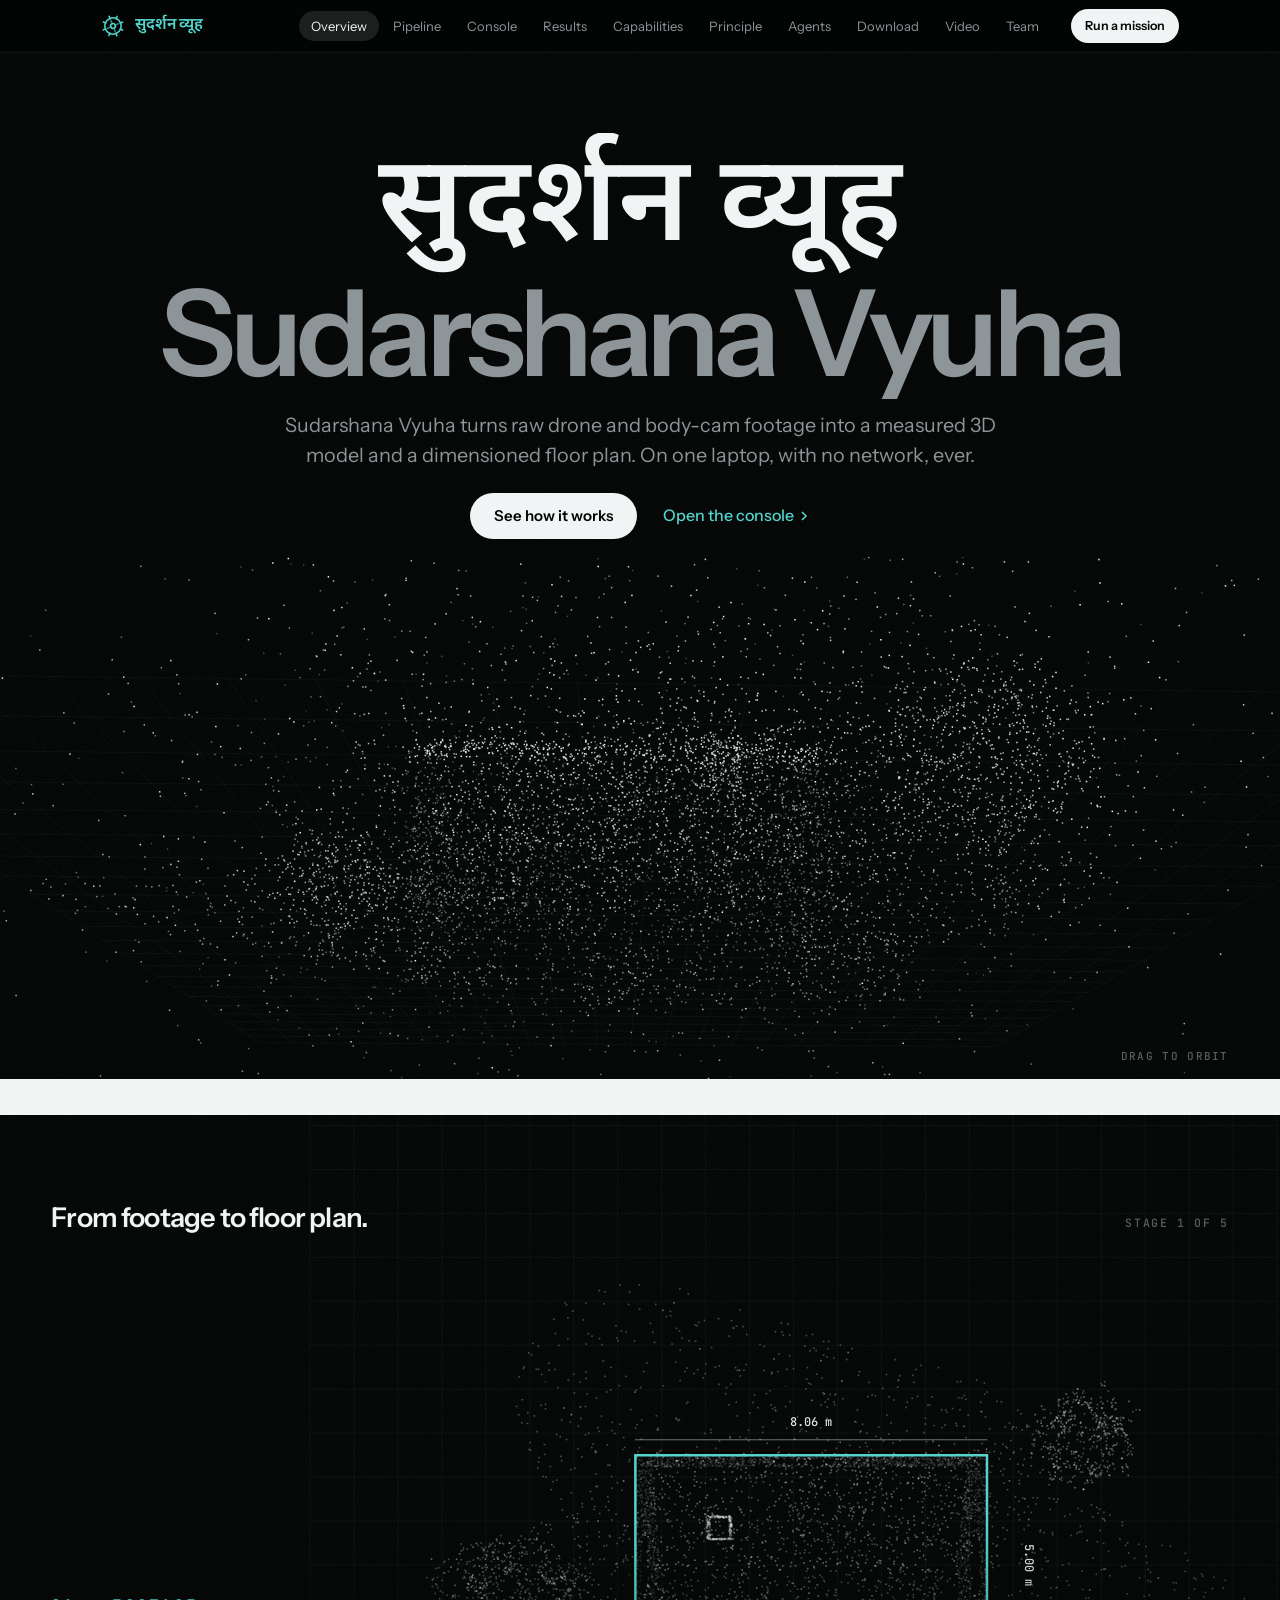
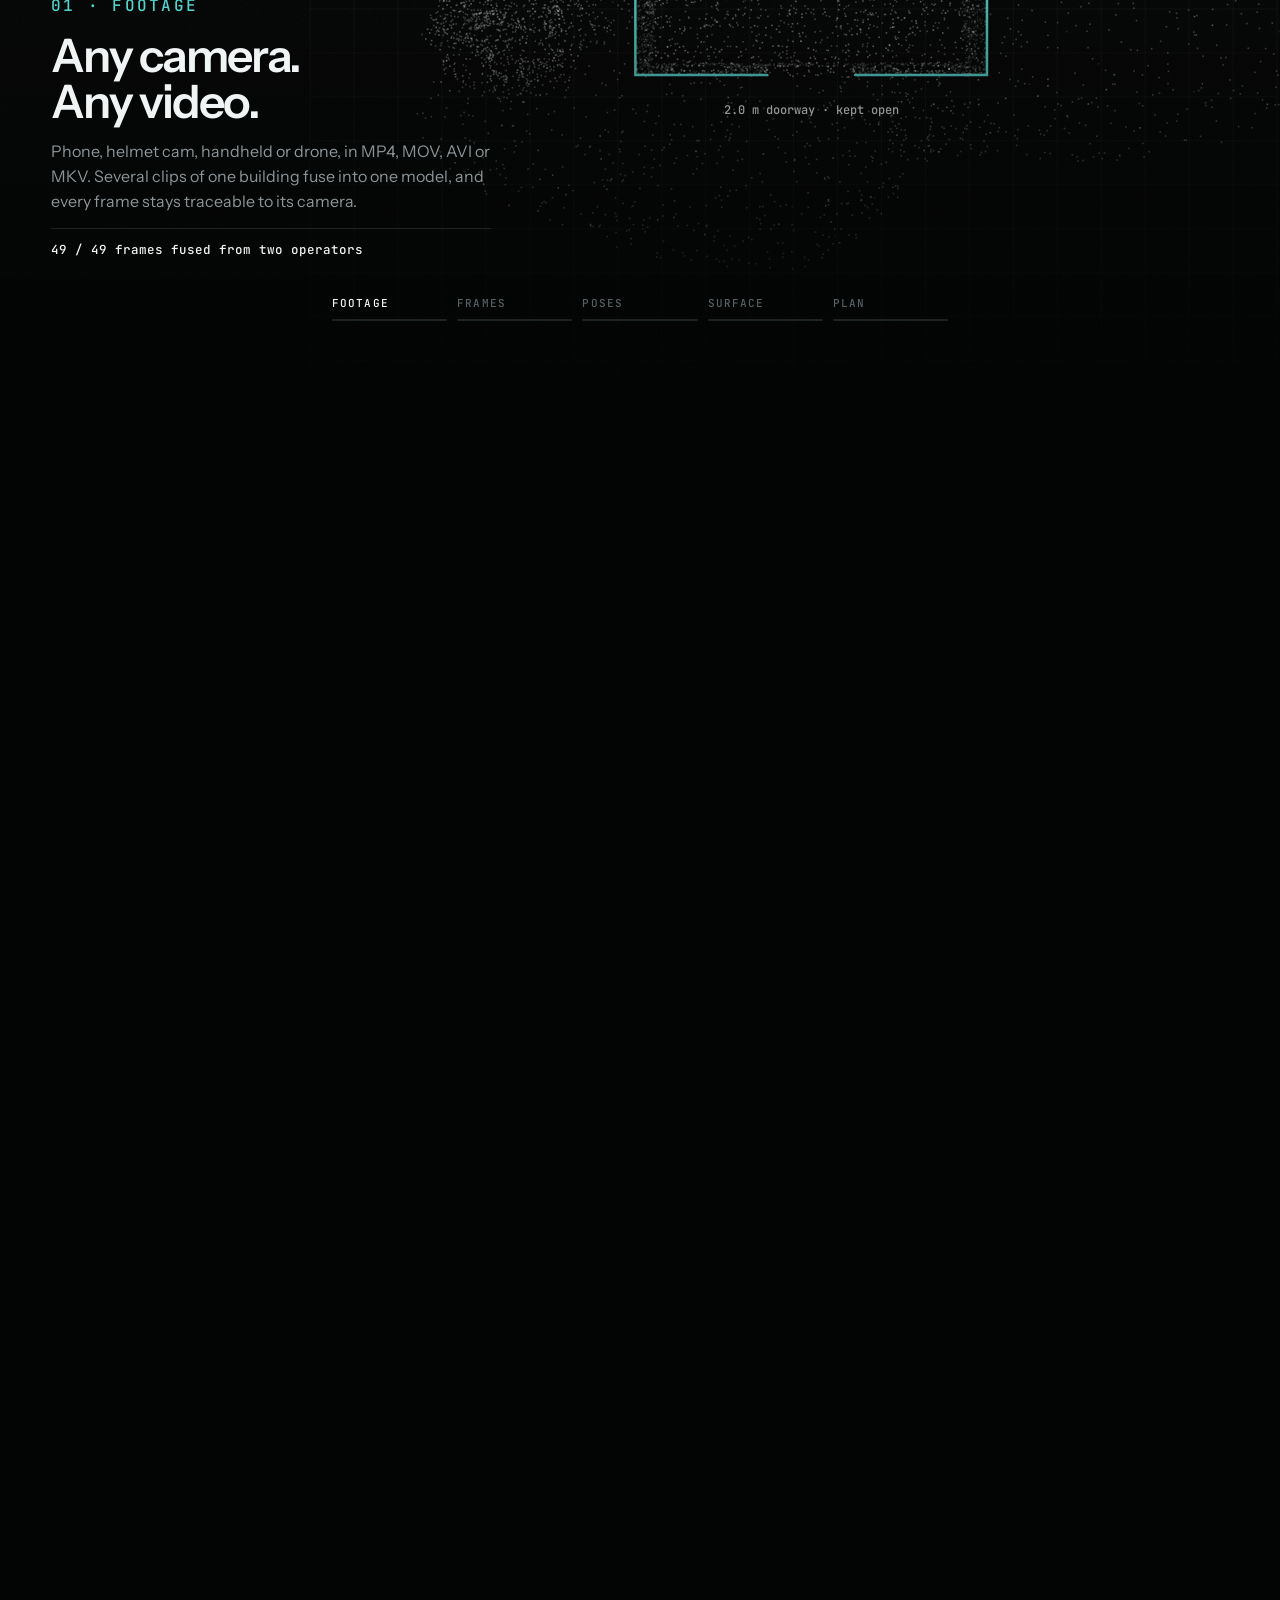
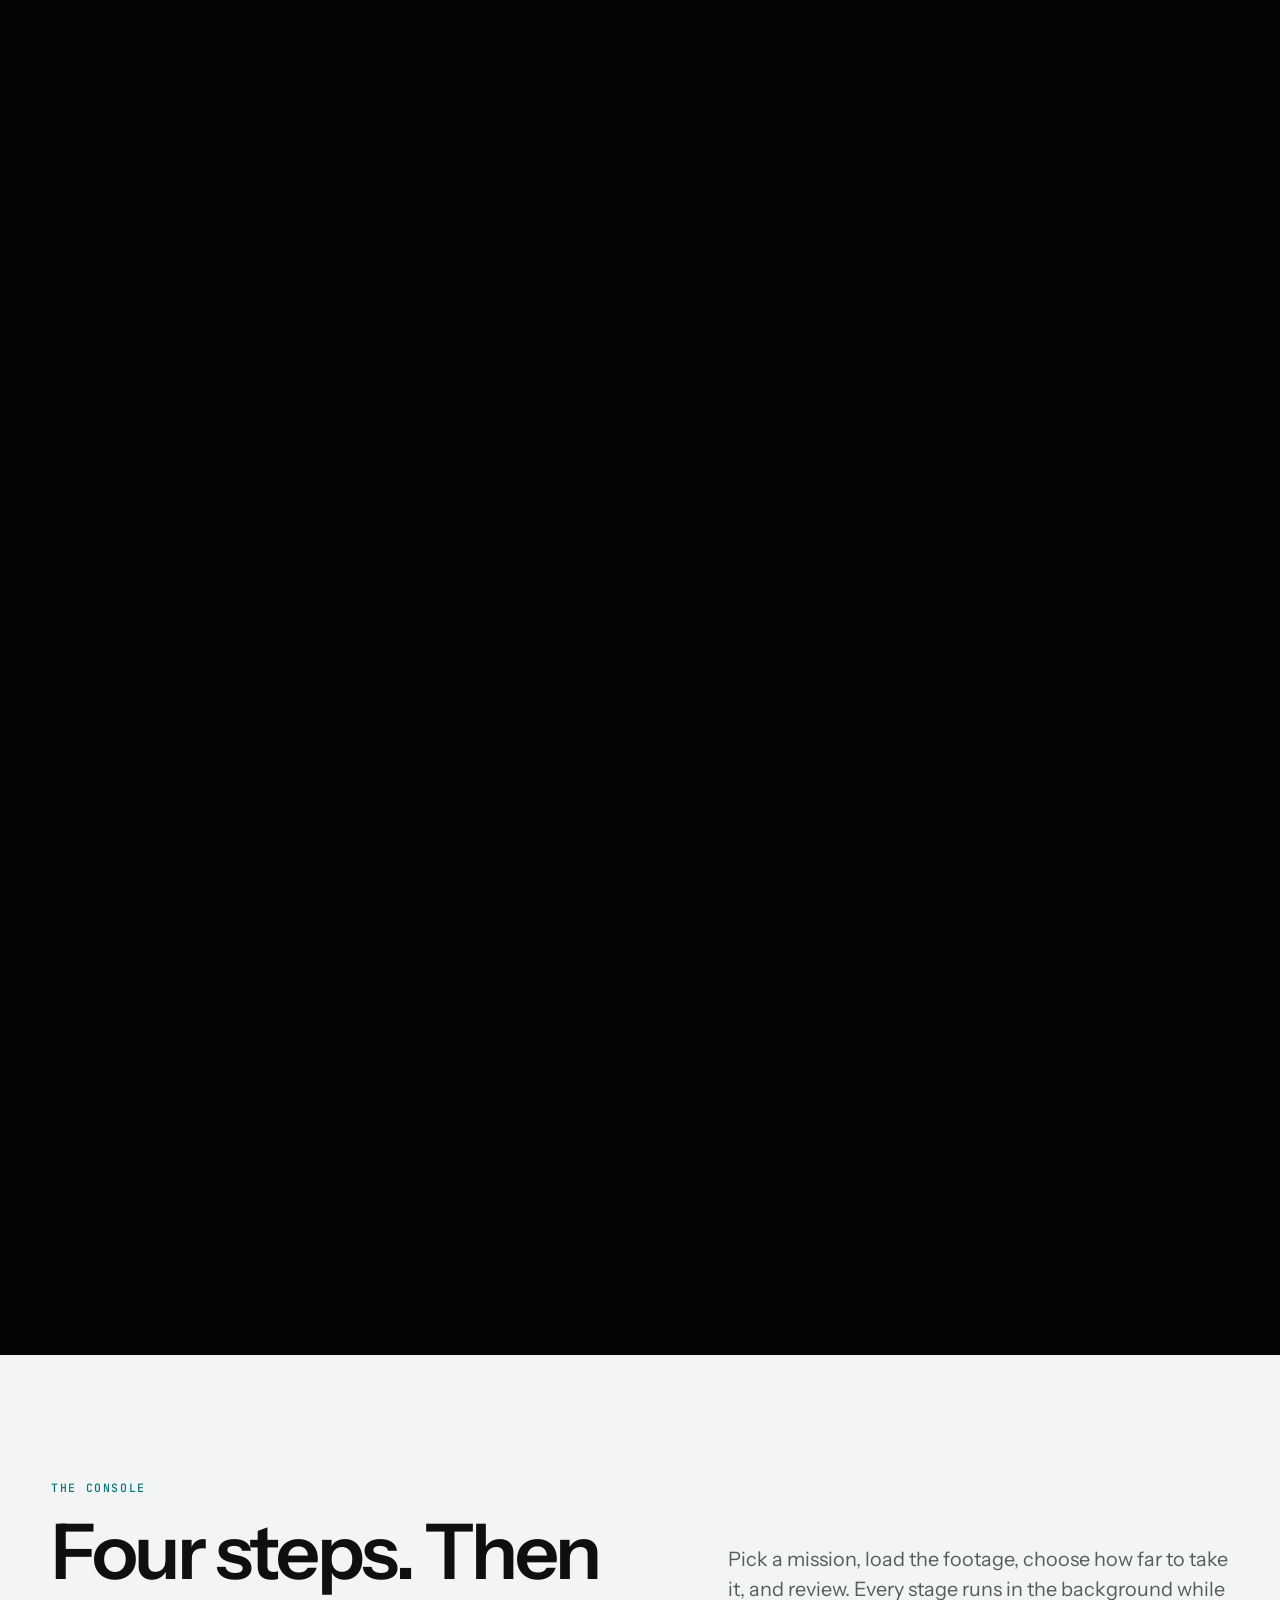
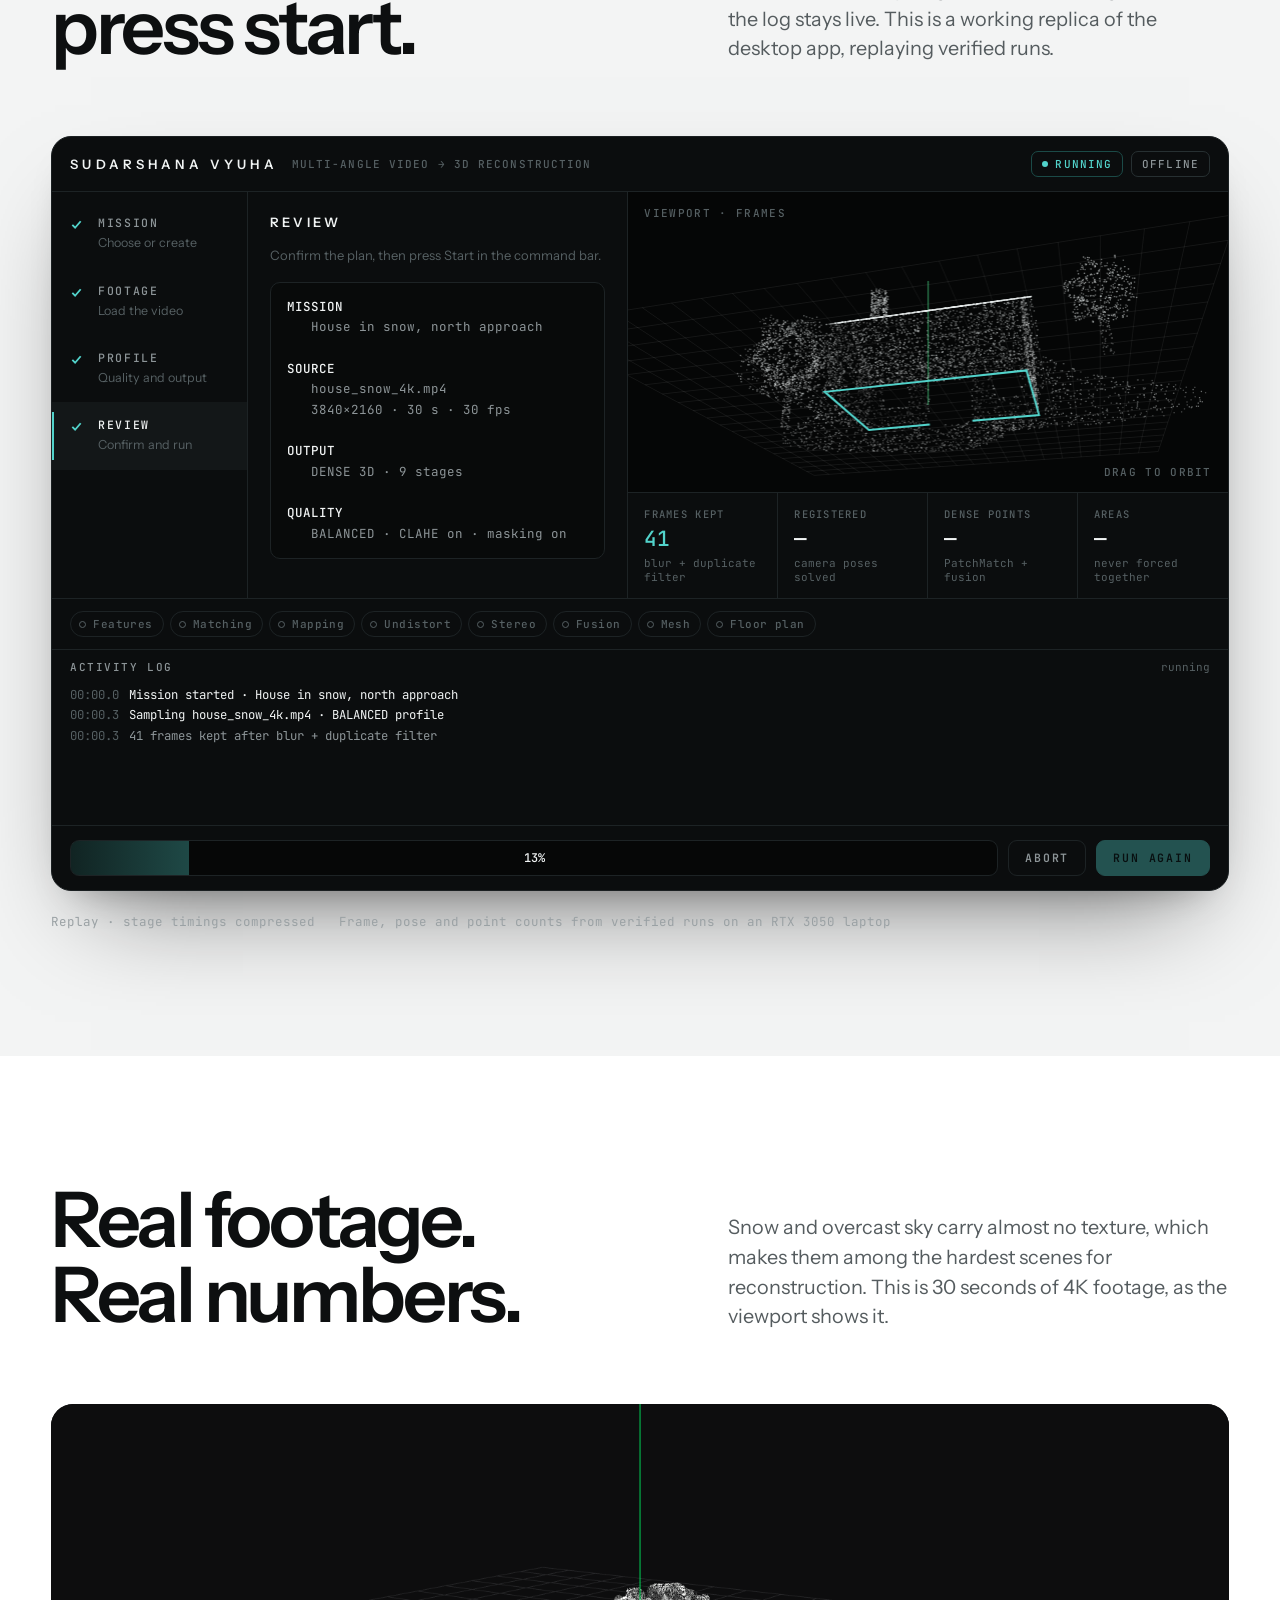
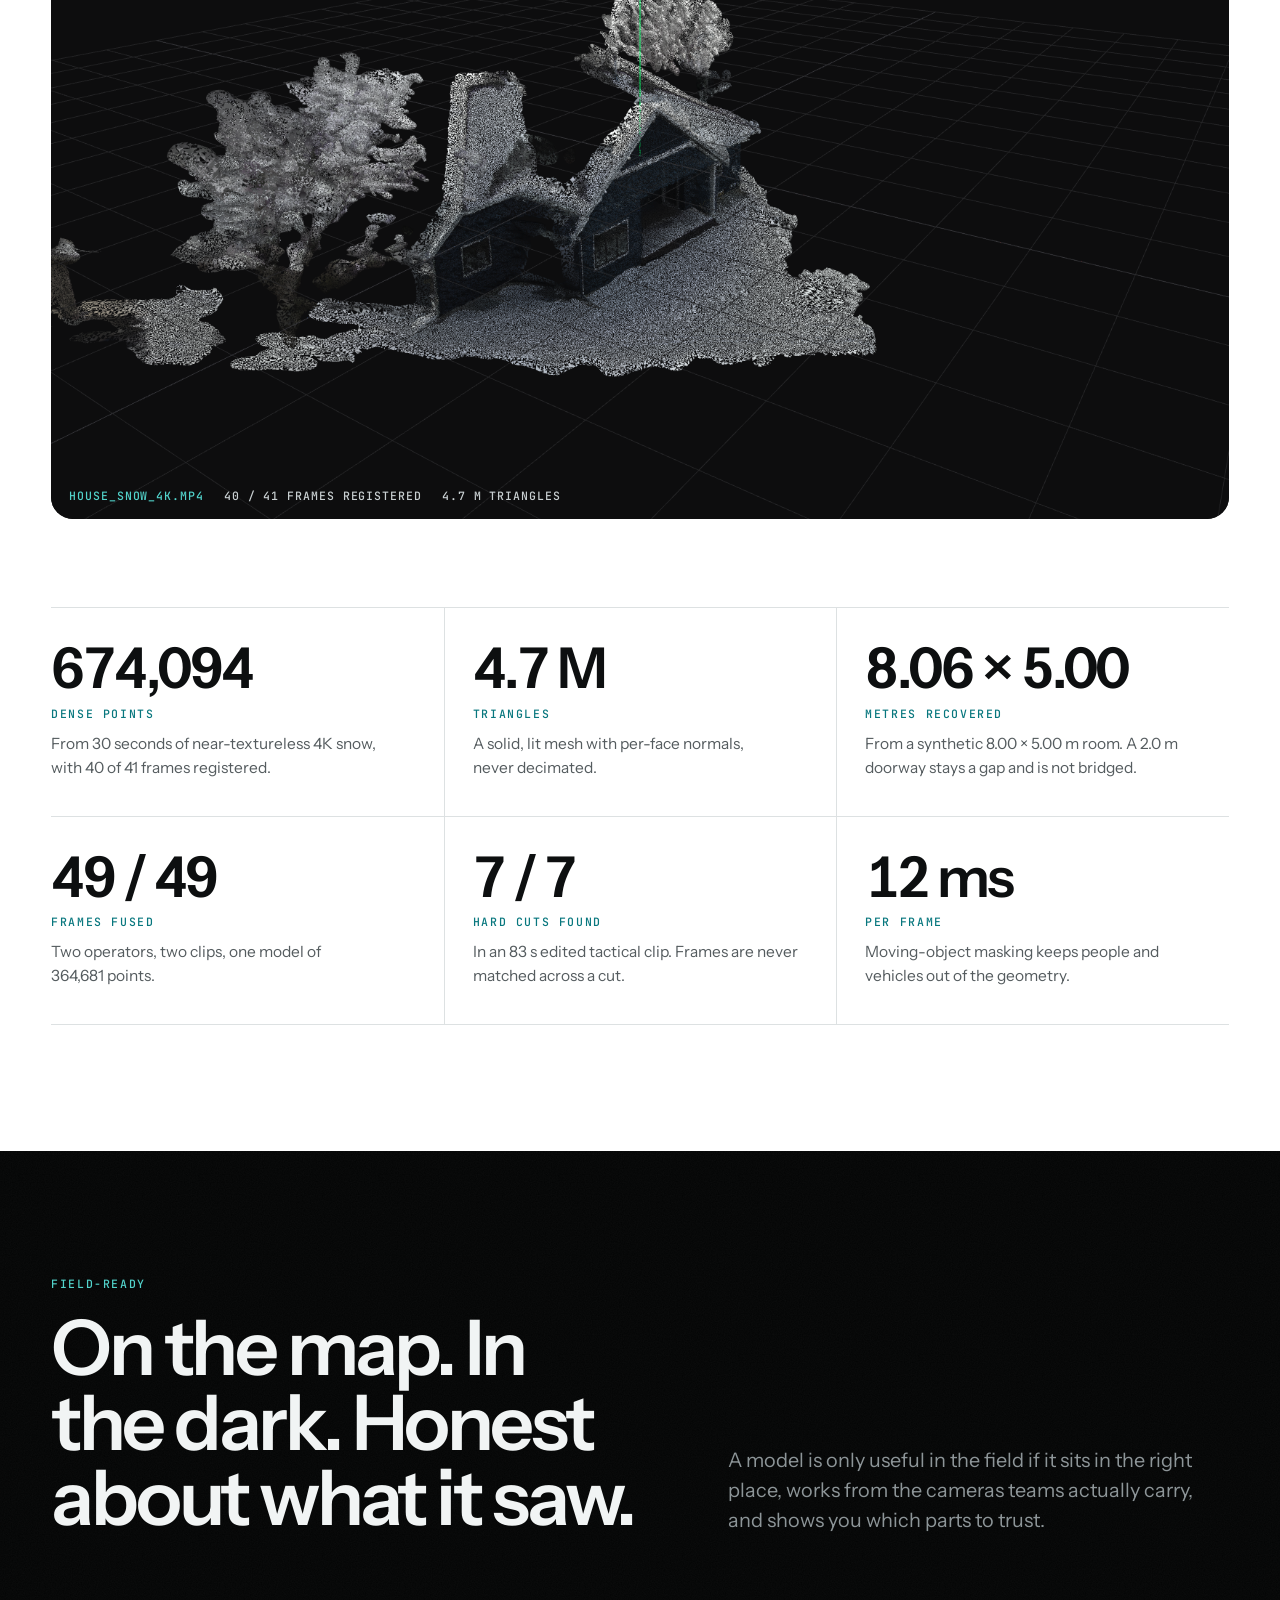
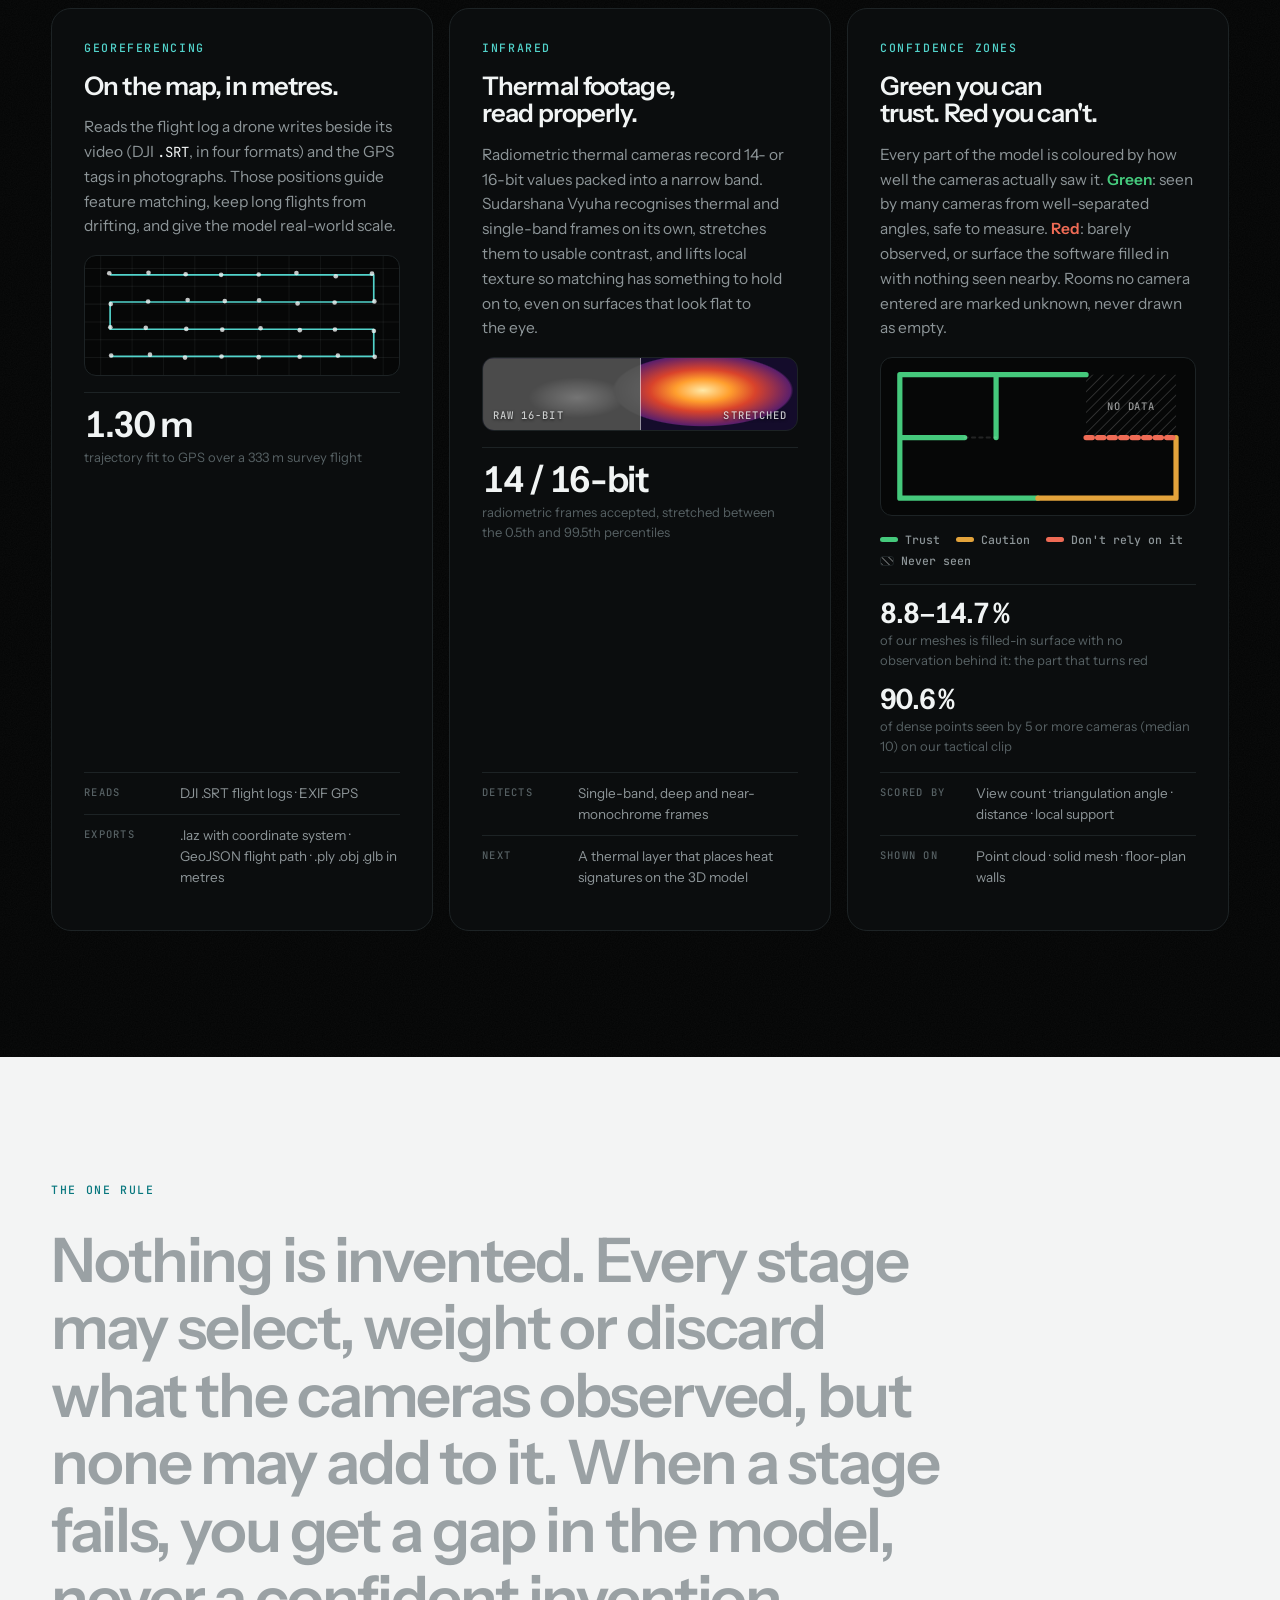
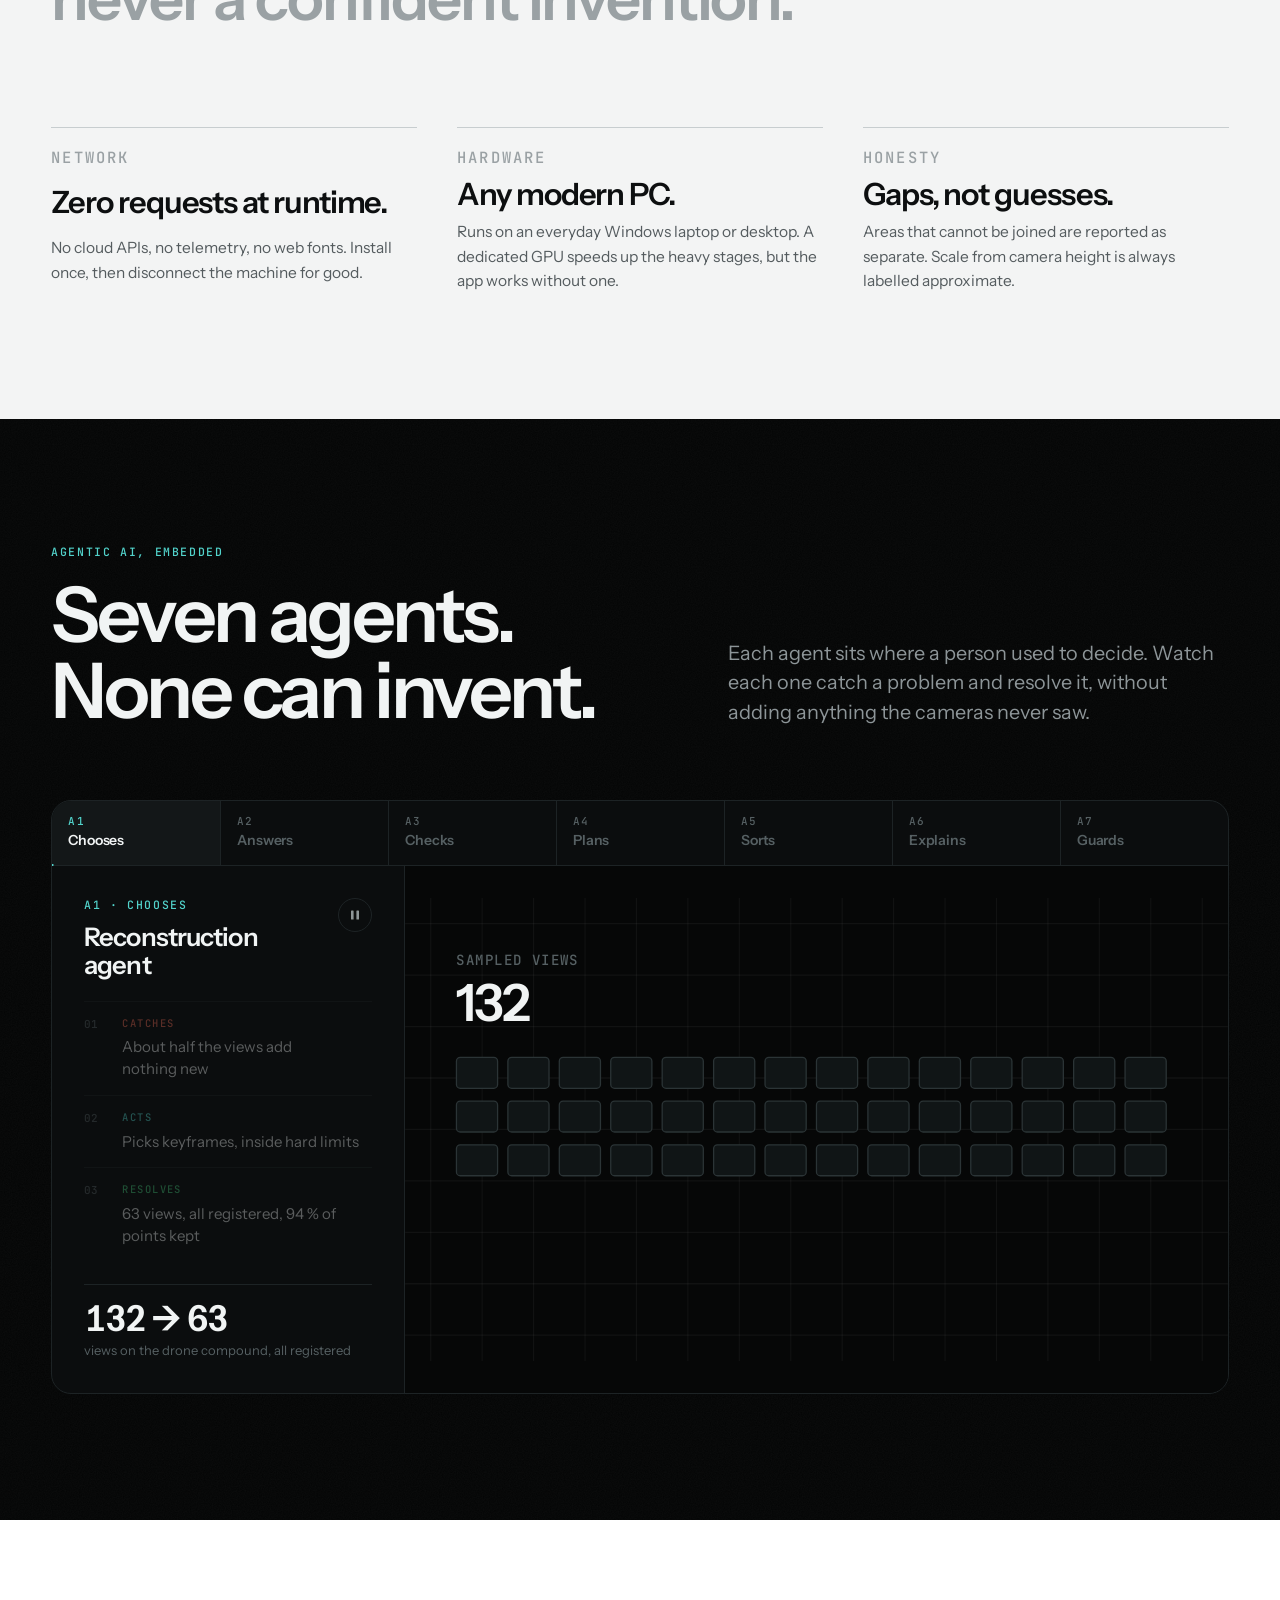
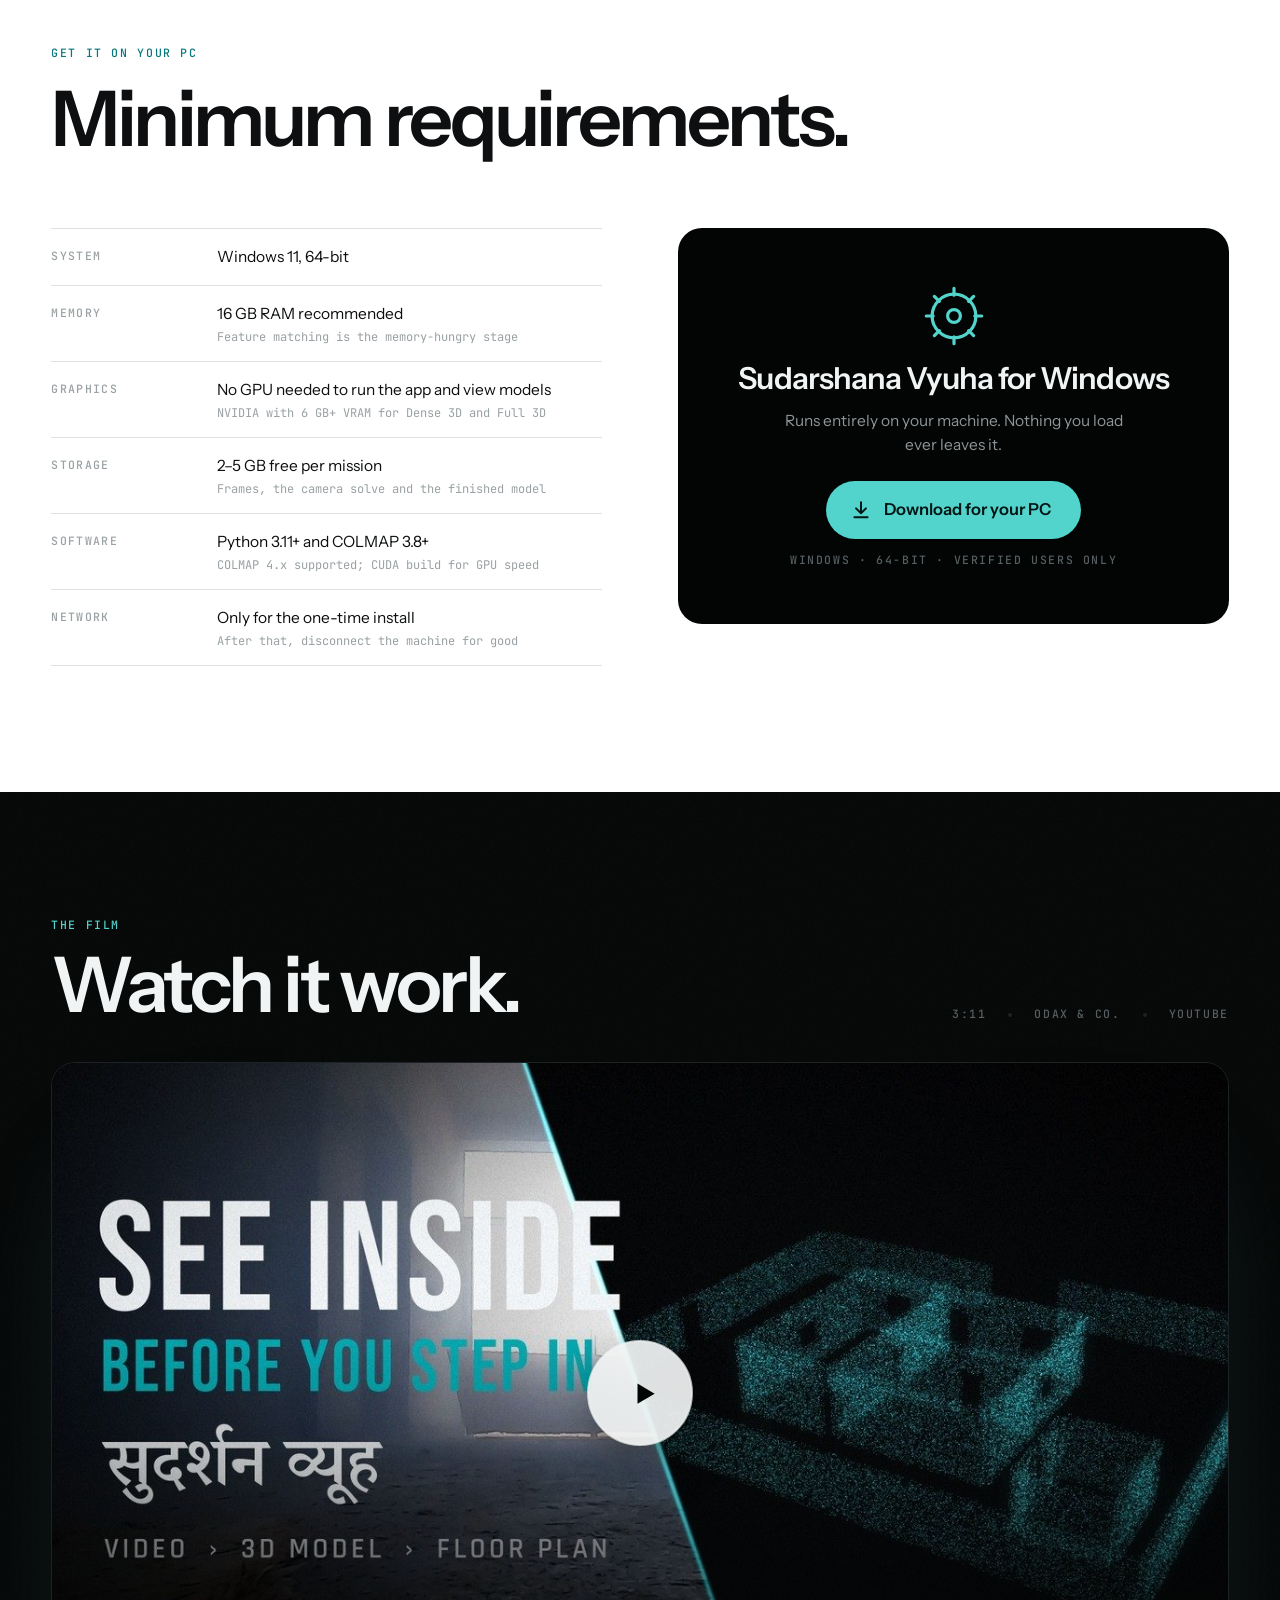
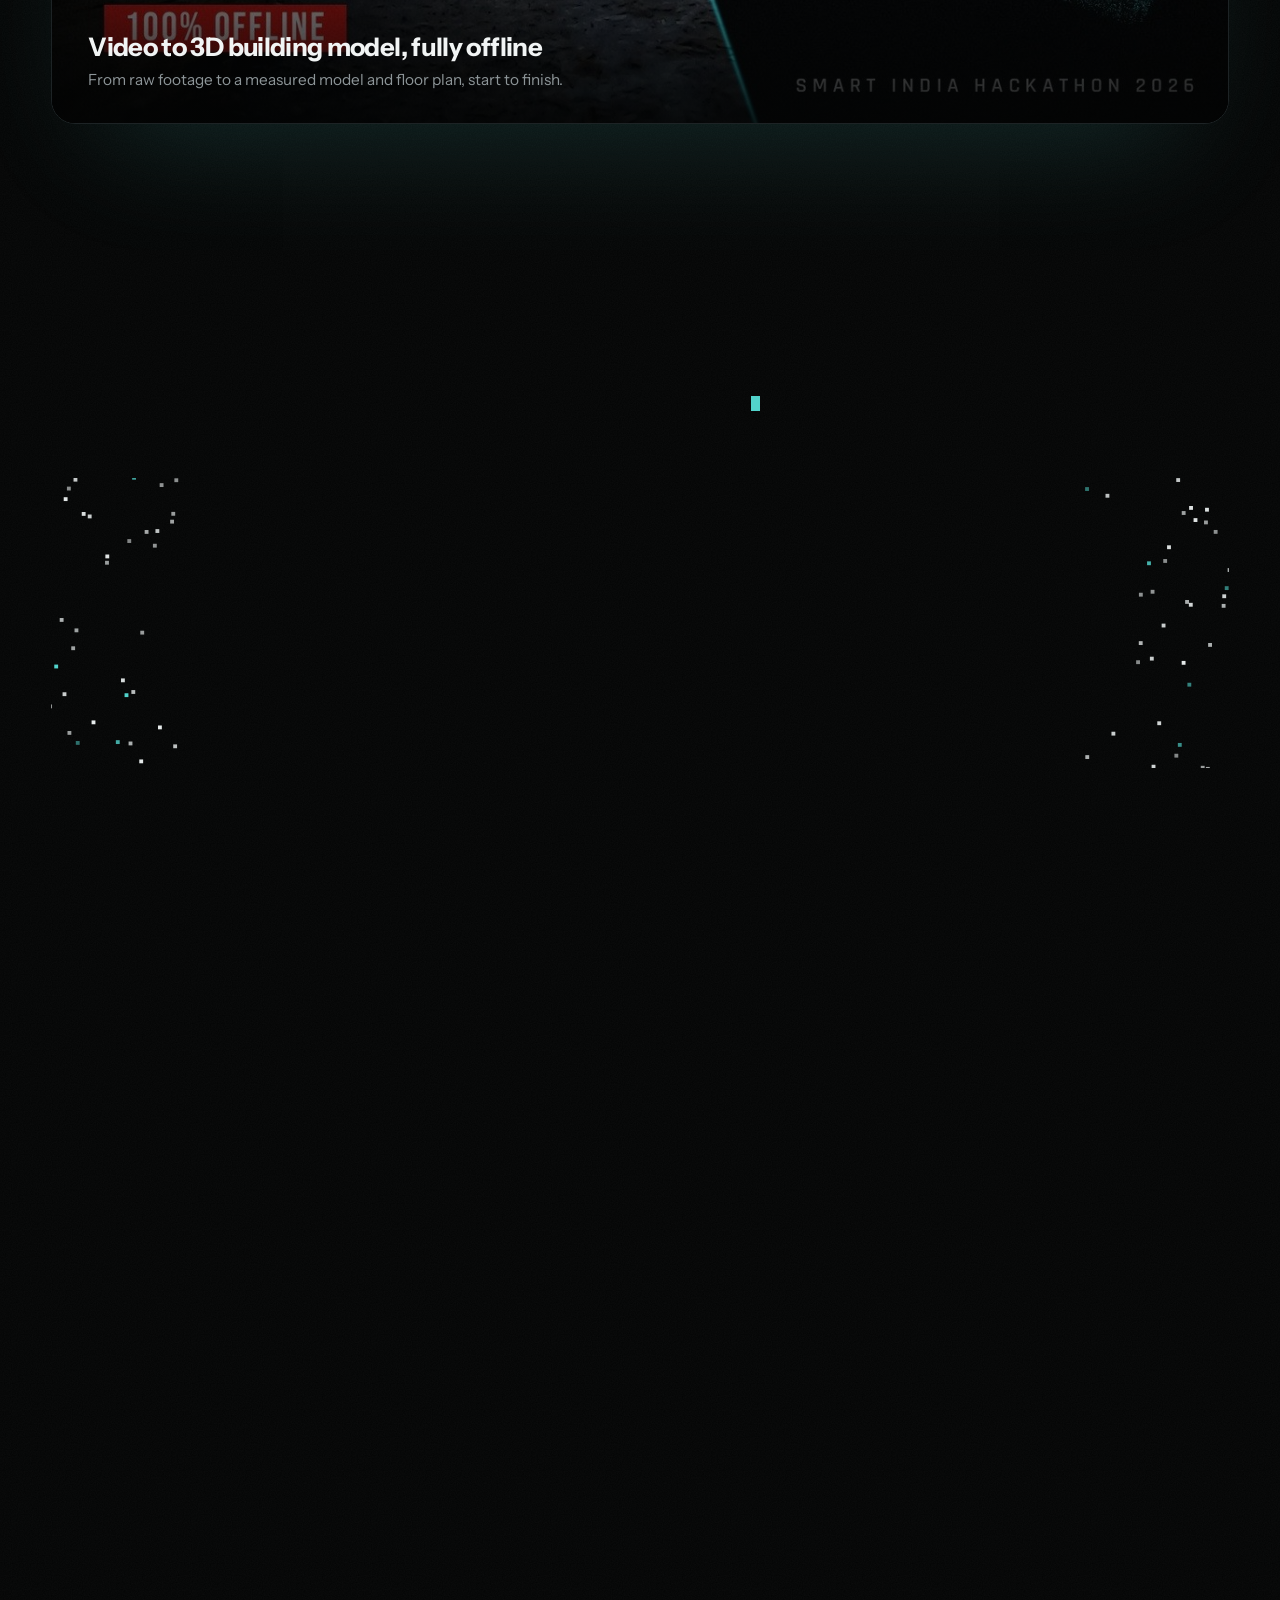
<file: index.html>
<!doctype html>
<html lang="en">
<head>
<meta charset="utf-8">
<meta name="viewport" content="width=device-width, initial-scale=1, viewport-fit=cover">
<title>Sudarshana Vyuha (सुदर्शन व्यूह) · Drone Video to 3D Model & Floor Plan | Team ODAX</title>
<meta name="description" content="Sudarshana Vyuha (सुदर्शन व्यूह) by Team ODAX turns raw drone and body-cam video into a measured 3D model and a dimensioned floor plan, fully offline on one PC.">
<meta name="keywords" content="Sudarshana Vyuha, सुदर्शन व्यूह, Sudarshan Vyuha, Team ODAX, drone video to 3D model, 3D reconstruction, floor plan from video, offline photogrammetry, georeferenced 3D model, DJI SRT telemetry, thermal infrared reconstruction, 3D model confidence zones">
<meta name="author" content="Team ODAX">
<meta name="robots" content="index, follow, max-image-preview:large">
<link rel="canonical" href="https://sudarshana-vyuha.onrender.com/">
<link rel="alternate" hreflang="en" href="https://sudarshana-vyuha.onrender.com/">
<link rel="alternate" hreflang="x-default" href="https://sudarshana-vyuha.onrender.com/">
<meta property="og:type" content="website">
<meta property="og:site_name" content="Sudarshana Vyuha">
<meta property="og:title" content="Sudarshana Vyuha (सुदर्शन व्यूह) by Team ODAX">
<meta property="og:description" content="Sudarshana Vyuha (सुदर्शन व्यूह) by Team ODAX turns raw drone and body-cam video into a measured 3D model and a dimensioned floor plan, fully offline on one PC.">
<meta property="og:url" content="https://sudarshana-vyuha.onrender.com/">
<meta property="og:image" content="https://sudarshana-vyuha.onrender.com/assets/og-image.png">
<meta property="og:image:width" content="1200">
<meta property="og:image:height" content="630">
<meta property="og:image:alt" content="Sudarshana Vyuha by Team ODAX: drone and body-cam video in, a measured 3D model and floor plan out.">
<meta property="og:locale" content="en_IN">
<meta name="twitter:card" content="summary_large_image">
<meta name="twitter:title" content="Sudarshana Vyuha (सुदर्शन व्यूह) by Team ODAX">
<meta name="twitter:description" content="Sudarshana Vyuha (सुदर्शन व्यूह) by Team ODAX turns raw drone and body-cam video into a measured 3D model and a dimensioned floor plan, fully offline on one PC.">
<meta name="twitter:image" content="https://sudarshana-vyuha.onrender.com/assets/og-image.png">
<script type="application/ld+json">
{
 "@context": "https://schema.org",
 "@graph": [
  {
   "@type": "WebSite",
   "@id": "https://sudarshana-vyuha.onrender.com/#website",
   "url": "https://sudarshana-vyuha.onrender.com/",
   "name": "Sudarshana Vyuha",
   "alternateName": [
    "सुदर्शन व्यूह",
    "Sudarshan Vyuha",
    "Sudarshana Vyuh",
    "Sudarshan Vyuh",
    "Sudarshana Vyuha by Team ODAX"
   ],
   "inLanguage": [
    "en",
    "hi"
   ],
   "publisher": {
    "@id": "https://sudarshana-vyuha.onrender.com/#org"
   }
  },
  {
   "@type": "Organization",
   "@id": "https://sudarshana-vyuha.onrender.com/#org",
   "name": "Team ODAX",
   "url": "https://sudarshana-vyuha.onrender.com/",
   "logo": "https://sudarshana-vyuha.onrender.com/assets/favicon-192.png",
   "founder": {
    "@type": "Person",
    "name": "Abhinav Singh",
    "jobTitle": "Founder & Mission Lead",
    "sameAs": [
     "https://www.linkedin.com/in/abhinav-singh-627a17401/"
    ]
   },
   "member": [
    {
     "@type": "Person",
     "name": "Abhinav Singh",
     "jobTitle": "Founder & Mission Lead",
     "sameAs": [
      "https://www.linkedin.com/in/abhinav-singh-627a17401/"
     ]
    },
    {
     "@type": "Person",
     "name": "Manas Sehgal",
     "jobTitle": "Co-founder & Tech",
     "sameAs": [
      "https://www.linkedin.com/in/manas-sehgal-649b102a5/"
     ]
    },
    {
     "@type": "Person",
     "name": "Aarav Singh",
     "jobTitle": "Co-founder & Management",
     "sameAs": [
      "https://www.linkedin.com/in/aarav-singh-8b942b372/"
     ]
    },
    {
     "@type": "Person",
     "name": "Aryaman Gora",
     "jobTitle": "Co-founder & Mission Visionary",
     "sameAs": [
      "https://www.linkedin.com/in/aryaman-gora-659346318/"
     ]
    }
   ],
   "sameAs": [
    "https://github.com/Abhinav9897S/sudarshana-vyuha-website"
   ]
  },
  {
   "@type": "SoftwareApplication",
   "@id": "https://sudarshana-vyuha.onrender.com/#app",
   "name": "Sudarshana Vyuha",
   "alternateName": [
    "सुदर्शन व्यूह",
    "Sudarshan Vyuha",
    "Sudarshana Vyuh",
    "Sudarshan Vyuh",
    "Sudarshana Vyuha by Team ODAX"
   ],
   "url": "https://sudarshana-vyuha.onrender.com/",
   "image": "https://sudarshana-vyuha.onrender.com/assets/og-image.png",
   "applicationCategory": "MultimediaApplication",
   "operatingSystem": "Windows 11",
   "description": "Sudarshana Vyuha (सुदर्शन व्यूह) by Team ODAX turns raw drone and body-cam video into a measured 3D model and a dimensioned floor plan, fully offline on one PC.",
   "author": {
    "@id": "https://sudarshana-vyuha.onrender.com/#org"
   },
   "keywords": "drone video to 3D model, 3D reconstruction, floor plan from video, offline photogrammetry, tactical mapping"
  },
  {
   "@type": "WebPage",
   "@id": "https://sudarshana-vyuha.onrender.com/#page",
   "url": "https://sudarshana-vyuha.onrender.com/",
   "name": "Sudarshana Vyuha (सुदर्शन व्यूह) · Drone Video to 3D Model & Floor Plan | Team ODAX",
   "description": "Sudarshana Vyuha (सुदर्शन व्यूह) by Team ODAX turns raw drone and body-cam video into a measured 3D model and a dimensioned floor plan, fully offline on one PC.",
   "isPartOf": {
    "@id": "https://sudarshana-vyuha.onrender.com/#website"
   },
   "about": {
    "@id": "https://sudarshana-vyuha.onrender.com/#app"
   },
   "primaryImageOfPage": "https://sudarshana-vyuha.onrender.com/assets/og-image.png",
   "inLanguage": "en"
  },
  {
   "@type": "VideoObject",
   "@id": "https://sudarshana-vyuha.onrender.com/#video",
   "name": "Sudarshana Vyuha | Video to 3D Building Model, Fully Offline",
   "description": "Sudarshana Vyuha by Team ODAX turns raw drone and body-cam footage into a measured 3D building model and a dimensioned floor plan, fully offline.",
   "thumbnailUrl": [
    "https://sudarshana-vyuha.onrender.com/assets/video-poster.jpg",
    "https://i.ytimg.com/vi/u2LgsmQYgJs/maxresdefault.jpg"
   ],
   "uploadDate": "2026-09-27T07:44:42-07:00",
   "duration": "PT3M11S",
   "contentUrl": "https://www.youtube.com/watch?v=u2LgsmQYgJs",
   "embedUrl": "https://www.youtube.com/embed/u2LgsmQYgJs",
   "publisher": {
    "@id": "https://sudarshana-vyuha.onrender.com/#org"
   },
   "about": {
    "@id": "https://sudarshana-vyuha.onrender.com/#app"
   }
  }
 ]
}
</script>
<link rel="icon" href="favicon.ico" sizes="any">
<link rel="icon" type="image/png" sizes="32x32" href="assets/favicon-32.png">
<link rel="icon" type="image/png" sizes="192x192" href="assets/favicon-192.png">
<link rel="apple-touch-icon" href="assets/apple-touch-icon.png">
<meta name="theme-color" content="#030404">
<link rel="preconnect" href="https://fonts.googleapis.com">
<link rel="preconnect" href="https://fonts.gstatic.com" crossorigin>
<link rel="stylesheet" href="https://fonts.googleapis.com/css2?family=Instrument+Sans:wght@400;500;600;700&family=JetBrains+Mono:wght@400;500&family=Noto+Sans+Devanagari:wght@500;600&display=swap">
<!--
  Direction: product cinema. A black stage for the reconstruction itself, quiet
  cool-grey paper for everything that explains it. One signature: the point
  cloud, which assembles on load and is taken apart stage by stage as you scroll.
  Refuses: gradients, glow, card grids, accent colour on structure.
-->
<style>
:root{
  --bg:#f3f4f4; --bg-2:#ffffff; --ink:#0d0f10; --ink-2:#555c5f; --ink-3:#9aa1a4;
  --line:#dde1e2; --line-2:#c7cdcf;
  --accent:#08777e; --on-accent:#ffffff;
  --ok:#15804a; --warn:#a86400; --crit:#bf3f2b;
  --stage:#030404; --stage-2:#0b0d0e; --stage-3:#131718; --stage-ink:#f1f4f4;
  --stage-ink-2:#8d9598; --stage-ink-3:#566063; --stage-line:#1d2325; --stage-accent:#52d3cb;
  --nav-h:52px; --gutter:max(16px, 4vw);
  --sans:"Instrument Sans", ui-sans-serif, system-ui, -apple-system, "Segoe UI", Roboto, sans-serif;
  --mono:"JetBrains Mono", ui-monospace, "SFMono-Regular", Consolas, monospace;
  --deva:"Noto Sans Devanagari", "Nirmala UI", Mangal, sans-serif;
  --ease:cubic-bezier(.2,.75,.1,1);
}
@media (prefers-color-scheme: dark){
  :root:not([data-theme="light"]){
    color-scheme:dark;
    --bg:#08090a; --bg-2:#0f1112; --ink:#eef1f1; --ink-2:#a2aaad; --ink-3:#646d70;
    --line:#212628; --line-2:#2f3639;
    --accent:#4cc9c2; --on-accent:#03201f;
    --ok:#45c97c; --warn:#e3a33b; --crit:#ef6b55;
  }
}
:root[data-theme="dark"]{
  color-scheme:dark;
  --bg:#08090a; --bg-2:#0f1112; --ink:#eef1f1; --ink-2:#a2aaad; --ink-3:#646d70;
  --line:#212628; --line-2:#2f3639;
  --accent:#4cc9c2; --on-accent:#03201f;
  --ok:#45c97c; --warn:#e3a33b; --crit:#ef6b55;
}

*,*::before,*::after{box-sizing:border-box}
html{overflow-x:clip;-webkit-text-size-adjust:100%}
body{margin:0;background:var(--bg);color:var(--ink);font:400 17px/1.55 var(--sans);-webkit-font-smoothing:antialiased;text-rendering:optimizeLegibility}
img{max-width:100%;display:block}
button{font:inherit;color:inherit;background:none;border:0;padding:0;cursor:pointer}
a{color:inherit;text-decoration:none}
:focus-visible{outline:2px solid var(--accent);outline-offset:3px;border-radius:6px}
.stage :focus-visible,.app :focus-visible,.nav.dark :focus-visible{outline-color:var(--stage-accent)}
h1,h2,h3{margin:0;font-weight:600;text-wrap:balance}
p{margin:0;text-wrap:pretty}
.skip{position:fixed;left:16px;top:-60px;z-index:100;background:var(--ink);color:var(--bg);padding:10px 14px;border-radius:8px;transition:top .2s}
.skip:focus{top:12px}
.mono{font-family:var(--mono)}
.label{font:500 11.5px/1.3 var(--mono);letter-spacing:.14em;text-transform:uppercase}

/* ---------- grain ---------- */
.grain{position:absolute;inset:-50%;pointer-events:none;opacity:.06;z-index:1;
  background-image:url("data:image/svg+xml;utf8,<svg xmlns='http://www.w3.org/2000/svg' width='180' height='180'><filter id='n'><feTurbulence type='fractalNoise' baseFrequency='.85' numOctaves='2' stitchTiles='stitch'/><feColorMatrix values='0 0 0 0 1  0 0 0 0 1  0 0 0 0 1  0 0 0 .6 0'/></filter><rect width='100%' height='100%' filter='url(%23n)'/></svg>");
  animation:grain 1.1s steps(1) infinite}
@keyframes grain{0%{transform:translate(0,0)}12%{transform:translate(-4%,3%)}25%{transform:translate(3%,-5%)}37%{transform:translate(-6%,-2%)}50%{transform:translate(5%,4%)}62%{transform:translate(-2%,6%)}75%{transform:translate(6%,-3%)}87%{transform:translate(-5%,1%)}}

/* ---------- loader: the first screen assembles from points ---------- */
.ld{position:fixed;inset:0;z-index:200;display:none;cursor:progress}
html.is-loading .ld,.ld.fading{display:block}
.ld.fading{pointer-events:none}
.ld canvas{position:absolute;inset:0;display:block}
.ld-pct,.ld-stage{position:absolute;margin:0;bottom:calc(26px + env(safe-area-inset-bottom,0px));font:500 12px var(--mono);letter-spacing:.12em;text-transform:uppercase;color:var(--stage-ink-3);transition:opacity .45s,transform .6s var(--ease)}
.ld-pct{left:var(--gutter);display:flex;align-items:baseline;gap:8px}
#ldPct{font-size:clamp(28px,4vw,44px);letter-spacing:-.02em;color:var(--stage-ink);font-variant-numeric:tabular-nums}
.ld-stage{right:var(--gutter)}
.ld.fading .ld-pct,.ld.fading .ld-stage{opacity:0;transform:translateY(10px)}
html.is-loading{overflow:hidden}
html.is-loading :is(.nav,.hero .deva,.h1,.hero .lead,.hero-actions,.hero .hud){opacity:0}
html.is-loading :is(.nav-in>*,.links a,.brand-tag,.h1 .ln>span,.hero .lead,.hero-actions,.hero .deva){animation:none}
html.ld-done :is(.h1 .ln>span,.hero .deva){animation:none}
html.ld-done :is(.h1,.hero .deva){transition:opacity .75s ease}
html.ld-done :is(.hero .hud){transition:opacity .9s ease .5s}

/* ---------- nav ---------- */
.nav{position:fixed;inset:0 0 auto 0;z-index:60;padding-top:env(safe-area-inset-top,0px);
  --n-bg:color-mix(in srgb,var(--bg) 90%,transparent);--n-ink:var(--ink);--n-ink-2:var(--ink-2);--n-line:var(--line);--n-pill:color-mix(in srgb,var(--ink) 8%,transparent);--n-acc:var(--accent);
  background-color:var(--n-bg);border-bottom:1px solid var(--n-line);color:var(--n-ink);
  transition:transform .55s var(--ease),background-color .45s ease,border-color .45s ease,color .45s ease,opacity .8s ease}
.nav.dark{--n-bg:rgba(3,4,4,.86);--n-ink:var(--stage-ink);--n-ink-2:var(--stage-ink-2);--n-line:var(--stage-line);--n-pill:rgba(255,255,255,.11);--n-acc:var(--stage-accent)}
.nav.hide{transform:translateY(-101%)}
.nav-in{max-width:1180px;margin-inline:auto;height:var(--nav-h);display:flex;align-items:center;gap:20px;padding-inline:var(--gutter)}
.brand{display:flex;align-items:center;gap:10px;font-weight:600;font-size:15px;letter-spacing:-.01em;white-space:nowrap}
.mark{flex:none;width:24px;height:24px;color:var(--n-acc);transition:color .45s}
.brand-tx{display:grid;gap:3px;line-height:1.05}
.brand-nm{display:flex;align-items:baseline;gap:8px}
.brand-hi{font:600 16px/1 var(--deva);color:var(--n-acc);transition:color .45s}
.brand-tag{font:500 9.5px/1 var(--mono);letter-spacing:.13em;text-transform:uppercase;color:var(--n-ink-2);transition:color .45s;overflow:hidden;white-space:nowrap;animation:tagIn 1.4s var(--ease) .5s both}
.brand-tag em{font-style:normal;color:var(--n-ink)}
@keyframes tagIn{from{clip-path:inset(0 100% 0 0)}to{clip-path:inset(0 0 0 0)}}
@media (max-width:360px){.brand-nm{gap:6px;font-size:13.5px}.brand-hi{font-size:13px}}
.links{position:relative;display:flex;align-items:center;gap:2px;margin-left:auto}
.links a{position:relative;z-index:1;font-size:13px;padding:6px 12px;border-radius:999px;color:var(--n-ink-2);transition:color .25s}
.links a:hover,.links a.on{color:var(--n-ink)}
.pill{position:absolute;left:0;top:50%;height:30px;margin-top:-15px;width:0;border-radius:999px;background:var(--n-pill);opacity:0;transition:opacity .3s,background-color .45s;pointer-events:none}
.nav-cta{font-size:12.5px;font-weight:600;padding:7px 14px;border-radius:999px;background:var(--n-ink);color:var(--n-bg);white-space:nowrap;transition:background-color .45s,color .45s,transform .3s var(--ease)}
.nav.dark .nav-cta{color:var(--stage)}
.nav:not(.dark) .nav-cta{color:var(--bg)}
.nav-cta:hover{transform:scale(1.04)}
.nav-bar{position:absolute;left:0;right:0;bottom:-1px;height:1.5px;pointer-events:none}
.nav-bar i{display:block;height:100%;background:var(--n-acc);transform-origin:0 50%;transform:scaleX(0)}
.burger{display:none;width:38px;height:38px;margin-right:-8px;position:relative;border-radius:10px}
.burger span{position:absolute;left:11px;right:11px;height:1.5px;background:var(--n-ink);border-radius:2px;transition:transform .45s var(--ease),top .45s var(--ease)}
.burger span:first-child{top:15px}.burger span:last-child{top:22px}
.burger[aria-expanded="true"] span:first-child{top:18.5px;transform:rotate(45deg)}
.burger[aria-expanded="true"] span:last-child{top:18.5px;transform:rotate(-45deg)}
.nav-in>*{animation:navIn .9s var(--ease) both}
.nav-in>.brand{animation-delay:.05s}
.links a{animation:navIn .8s var(--ease) both;animation-delay:calc(.12s + var(--i)*.05s)}
.nav-in>.nav-cta{animation-delay:.45s}
@keyframes navIn{from{opacity:0;transform:translateY(-10px);filter:blur(6px)}}

.sheet{position:fixed;inset:0;z-index:55;background:var(--bg);color:var(--ink);padding:calc(var(--nav-h) + env(safe-area-inset-top,0px) + 28px) var(--gutter) 40px;
  clip-path:inset(0 0 100% 0);visibility:hidden;transition:clip-path .65s var(--ease),visibility 0s linear .65s;display:flex;flex-direction:column;gap:6px}
.sheet.open{clip-path:inset(0 0 0 0);visibility:visible;transition:clip-path .65s var(--ease),visibility 0s}
.sheet a{font-size:clamp(2rem,9vw,2.8rem);font-weight:600;letter-spacing:-.035em;line-height:1.2;display:flex;align-items:baseline;gap:14px;
  opacity:0;transform:translateY(22px);filter:blur(6px);transition:opacity .5s,transform .6s var(--ease),filter .5s}
.sheet a small{font:500 12px var(--mono);color:var(--ink-3);letter-spacing:.1em}
.sheet a.on{color:var(--accent)}
.sheet.open a{opacity:1;transform:none;filter:none;transition-delay:calc(.12s + var(--i)*.055s)}

/* ---------- shared section ---------- */
.stage{background:var(--stage);color:var(--stage-ink)}
.sec{padding:clamp(96px,14vh,168px) var(--gutter)}
.wrap{max-width:1180px;margin-inline:auto}
.eyebrow{color:var(--accent)}
.stage .eyebrow{color:var(--stage-accent)}
.h2{font-size:clamp(2.5rem,6vw,5rem);line-height:.98;letter-spacing:-.045em}
.lead{font-size:clamp(1.06rem,1.55vw,1.3rem);line-height:1.5;color:var(--ink-2);max-width:58ch}
.stage .lead{color:var(--stage-ink-2)}
.sec-head{display:grid;gap:20px;margin-bottom:clamp(40px,6vw,72px)}
.sec-head.split{grid-template-columns:minmax(0,1.1fr) minmax(0,.9fr);align-items:end;gap:28px 64px}
@media (max-width:860px){.sec-head.split{grid-template-columns:1fr}}

[data-rv]{transition:opacity 1s var(--ease),transform 1.1s var(--ease),filter 1s var(--ease)}
[data-rv="pre"]{opacity:.2;transform:translateY(34px);filter:blur(8px)}

/* ---------- hero ---------- */
.hero{position:relative;overflow:clip;padding-top:calc(var(--nav-h) + env(safe-area-inset-top,0px) + clamp(48px,9vh,108px));text-align:center}
.hero-copy{position:relative;z-index:2;padding-inline:var(--gutter);display:grid;justify-items:center;gap:22px}
.deva{font:500 clamp(11px,1.2vw,13px)/1.4 var(--mono);letter-spacing:.24em;text-transform:uppercase;color:var(--stage-accent);display:flex;align-items:center;gap:14px;animation:tagIn 1.3s var(--ease) .1s both}
.deva::before,.deva::after{content:"";width:28px;height:1px;background:var(--stage-line)}
.h1{font-size:clamp(3.1rem,9.4vw,7.6rem);line-height:.93;letter-spacing:-.05em;font-weight:600}
.h1 .ln{display:block;overflow:hidden;padding-bottom:.08em;margin-bottom:-.08em}
.h1 .ln>span{display:block;animation:lineUp 1.2s var(--ease) both}
.h1 .ln:nth-child(2)>span{animation-delay:.12s;color:var(--stage-ink-2)}
@keyframes lineUp{from{transform:translateY(105%)}}
.h1 .ln-hi{font-family:var(--deva);letter-spacing:0;line-height:1.3;padding-bottom:.02em;margin-bottom:-.12em}
.h1 .ln-hi>span{font-weight:600}
.hero .lead{margin-inline:auto;animation:fadeUp 1.1s var(--ease) .3s both}
.hero-actions{display:flex;flex-wrap:wrap;justify-content:center;align-items:center;gap:14px 26px;animation:fadeUp 1.1s var(--ease) .42s both}
@keyframes fadeUp{from{opacity:0;transform:translateY(18px);filter:blur(6px)}}
.btn{display:inline-flex;align-items:center;gap:8px;height:46px;padding:0 24px;border-radius:999px;font-size:15px;font-weight:600;transition:transform .35s var(--ease),background-color .25s}
.btn-light{background:var(--stage-ink);color:var(--stage)}
.btn-light:hover{transform:scale(1.035)}
.more{display:inline-flex;align-items:center;gap:4px;font-size:16px;font-weight:500;color:var(--stage-accent)}
.more svg{width:12px;height:12px;transition:transform .35s var(--ease)}
.more:hover svg{transform:translateX(4px)}
.more.ink{color:var(--accent)}
.hero-stage{position:relative;height:clamp(330px,58vh,660px);margin-top:clamp(8px,2vh,24px);margin-bottom:clamp(24px,4vh,48px);z-index:2}
.hero-stage canvas,.cv{display:block;width:100%;height:100%;touch-action:pan-y;cursor:grab}
.hero-stage canvas:active,.cv:active{cursor:grabbing}
.hud{position:absolute;font:500 11px/1.4 var(--mono);letter-spacing:.12em;text-transform:uppercase;color:var(--stage-ink-3);pointer-events:none}
.hud b{color:var(--stage-ink-2);font-weight:500}
.hero-meta{position:relative;z-index:2;display:flex;flex-wrap:wrap;justify-content:center;gap:10px 28px;padding:26px var(--gutter) 40px;border-top:1px solid var(--stage-line);color:var(--stage-ink-3)}
.hero-meta span{display:flex;align-items:center;gap:10px}
.hero-meta i{width:5px;height:5px;border-radius:50%;background:var(--stage-accent)}


/* ---------- video ---------- */
.video{position:relative;overflow:clip}
.video .wrap{position:relative;z-index:2}
.vid-head{display:flex;flex-wrap:wrap;align-items:flex-end;justify-content:space-between;gap:16px 40px;margin-bottom:clamp(24px,3.5vw,40px)}
.vid-meta{display:flex;gap:10px 22px;flex-wrap:wrap;color:var(--stage-ink-3)}
.vid-meta span+span::before{content:"";display:inline-block;width:4px;height:4px;border-radius:50%;background:var(--stage-line);margin-right:22px;vertical-align:middle}
.vid-card{position:relative;display:block;aspect-ratio:16/9;max-width:100%;border-radius:24px;overflow:hidden;background:#000;border:1px solid var(--stage-line);color:var(--stage-ink);text-decoration:none;isolation:isolate;
  box-shadow:0 60px 120px -50px rgba(82,211,203,.18)}
.vid-card img{position:absolute;inset:0;width:100%;height:100%;object-fit:cover;transform:scale(1.015);transition:transform 1.2s var(--ease),filter .8s}
.vid-shade{position:absolute;inset:0;background:linear-gradient(to top,rgba(3,4,4,.88) 0%,rgba(3,4,4,.25) 38%,rgba(3,4,4,0) 60%);transition:opacity .6s}
.vid-play{position:absolute;left:50%;top:50%;width:clamp(68px,9vw,104px);aspect-ratio:1;translate:-50% -50%;border-radius:50%;display:grid;place-items:center;
  background:rgba(241,244,244,.92);color:#030404;box-shadow:0 20px 50px -10px rgba(0,0,0,.6);transition:transform .5s var(--ease),background-color .3s}
.vid-play svg{width:36%;height:36%;margin-left:7%;fill:currentColor}
.vid-play i{position:absolute;inset:-1px;border-radius:50%;border:2px solid rgba(241,244,244,.7);animation:vidRing 2.4s var(--ease) infinite}
@keyframes vidRing{0%{transform:scale(1);opacity:.8}100%{transform:scale(1.6);opacity:0}}
.vid-cap{position:absolute;left:clamp(18px,3vw,36px);right:clamp(18px,3vw,36px);bottom:clamp(16px,2.6vw,32px);display:grid;gap:6px;max-width:46ch}
.vid-cap b{font-size:clamp(1.05rem,2vw,1.6rem);letter-spacing:-.025em;line-height:1.15;text-wrap:balance}
.vid-cap span{font-size:clamp(.85rem,1.2vw,1rem);color:var(--stage-ink-2)}
.vid-go{position:absolute;right:clamp(18px,3vw,36px);top:clamp(16px,2.6vw,28px);display:inline-flex;align-items:center;gap:8px;padding:8px 14px;border-radius:999px;
  background:rgba(3,4,4,.6);border:1px solid rgba(241,244,244,.18);font:500 12.5px var(--sans);opacity:0;transform:translateY(-6px);transition:opacity .4s,transform .5s var(--ease)}
.vid-go svg{width:11px;height:11px}
.vid-card:hover img,.vid-card:focus-visible img{transform:scale(1.05)}
.vid-card:hover .vid-play,.vid-card:focus-visible .vid-play{transform:scale(1.1);background:var(--stage-accent)}
.vid-card:hover .vid-go,.vid-card:focus-visible .vid-go{opacity:1;transform:none}
.vid-card:focus-visible{outline:2px solid var(--stage-accent);outline-offset:4px}
@media (max-width:640px){.vid-card{border-radius:16px}.vid-cap span{display:none}.vid-go{display:none}}
@media (hover:none){.vid-go{opacity:1;transform:none}}

/* ---------- pipeline ---------- */
.scrolly{position:relative;height:560vh}
.pin{position:sticky;top:0;height:100vh;height:100svh;overflow:hidden}
.pin canvas{position:absolute;inset:0;width:100%;height:100%;display:block}
.pin-shade{position:absolute;inset:auto 0 0 0;height:55%;background:linear-gradient(to top,rgba(3,4,4,.92),rgba(3,4,4,0));pointer-events:none;z-index:1}
.pin-head{position:absolute;z-index:2;top:calc(var(--nav-h) + env(safe-area-inset-top,0px) + 30px);left:var(--gutter);right:var(--gutter);display:flex;justify-content:space-between;gap:20px;align-items:baseline}
.pin-head h2{font-size:clamp(1.3rem,2.2vw,1.7rem);letter-spacing:-.03em;font-weight:600}
.pin-head .label{color:var(--stage-ink-3)}
.acts{position:absolute;z-index:2;left:var(--gutter);bottom:156px;width:min(440px,calc(100% - 2*var(--gutter)));height:260px}
.act{position:absolute;left:0;right:0;bottom:0;display:grid;gap:14px;opacity:0;transform:translateY(22px);filter:blur(8px);transition:opacity .6s var(--ease),transform .8s var(--ease),filter .6s var(--ease);pointer-events:none}
.act.on{opacity:1;transform:none;filter:none;pointer-events:auto}
.act .label{color:var(--stage-accent)}
.act h3{font-size:clamp(1.9rem,3.6vw,3rem);line-height:1;letter-spacing:-.04em}
.act p{color:var(--stage-ink-2);font-size:16px;line-height:1.55}
.act .fig{font:500 12.5px/1.45 var(--mono);color:var(--stage-ink);padding-top:12px;border-top:1px solid var(--stage-line)}
.rail{position:absolute;z-index:2;left:50%;bottom:calc(88px + env(safe-area-inset-bottom,0px));transform:translateX(-50%);display:flex;gap:6px;width:min(620px,calc(100% - 2*var(--gutter)))}
.rail button{flex:1;display:grid;gap:9px;text-align:left;padding:6px 2px;color:var(--stage-ink-3);font:500 11px var(--mono);letter-spacing:.1em;text-transform:uppercase;transition:color .3s}
.rail button.on{color:var(--stage-ink)}
.rail button i{display:block;height:2px;border-radius:2px;background:var(--stage-line);overflow:hidden}
.rail button i::after{content:"";display:block;height:100%;background:var(--stage-ink);transform-origin:0 50%;transform:scaleX(var(--f,0))}
@media (max-width:860px){
  .acts{bottom:136px;height:300px}
  .act p{font-size:15px}
  .rail button span{display:none}
  .rail button.on span{display:none}
}
@media (max-width:420px){.act p{display:none}}

/* ---------- console ---------- */
.console{background:var(--bg)}
.app{background:var(--stage-2);color:var(--stage-ink);border:1px solid #1a1f21;border-radius:20px;overflow:hidden;font-size:13.5px;
  box-shadow:0 50px 100px -40px rgba(0,0,0,.5),0 18px 36px -24px rgba(0,0,0,.35)}
.app-top{display:flex;align-items:center;gap:14px;padding:14px 18px;border-bottom:1px solid var(--stage-line);flex-wrap:wrap}
.app-title{font:600 13px var(--sans);letter-spacing:.32em}
.app-sub{font:500 11px var(--mono);letter-spacing:.1em;color:var(--stage-ink-3)}
.chips{margin-left:auto;display:flex;gap:8px}
.chip{font:500 11px var(--mono);letter-spacing:.1em;padding:5px 10px;border-radius:7px;border:1px solid #273032;color:var(--stage-ink-2);display:inline-flex;align-items:center;gap:7px}
.chip.st-ready{color:#45c97c;border-color:#1c4a31}
.chip.st-run{color:var(--stage-accent);border-color:#1b4a47}
.chip.st-run::before{content:"";width:6px;height:6px;border-radius:50%;background:currentColor;animation:pulse 1s ease-in-out infinite}
.chip.st-stop{color:#e3a33b;border-color:#4d3a17}
@keyframes pulse{50%{opacity:.25}}
.app-body{display:grid;grid-template-columns:196px minmax(0,.92fr) minmax(0,1.45fr)}
.steps{border-right:1px solid var(--stage-line);padding:8px 0;display:flex;flex-direction:column}
.step{position:relative;display:grid;grid-template-columns:18px 1fr;gap:2px 10px;text-align:left;padding:15px 18px;transition:background-color .25s}
.step::before{content:"";position:absolute;left:0;top:10px;bottom:10px;width:2px;background:var(--stage-accent);transform:scaleY(0);transition:transform .4s var(--ease)}
.step:hover{background:rgba(255,255,255,.025)}
.step.on{background:var(--stage-3)}
.step.on::before{transform:scaleY(1)}
.step svg{width:13px;height:13px;margin-top:3px;color:var(--stage-ink-3)}
.step.done svg{color:var(--stage-accent)}
.step b{font:500 11.5px var(--mono);letter-spacing:.14em;color:var(--stage-ink-2)}
.step.on b{color:var(--stage-ink)}
.step span{grid-column:2;font-size:12.5px;color:var(--stage-ink-3)}
.panel{border-right:1px solid var(--stage-line);padding:22px;display:flex;flex-direction:column;gap:16px;min-width:0}
.panel h3{font:600 13px var(--sans);letter-spacing:.24em}
.panel .hint{color:var(--stage-ink-3);font-size:13px;line-height:1.5}
.panel-body{display:flex;flex-direction:column;gap:12px;animation:panelIn .45s var(--ease)}
@keyframes panelIn{from{opacity:0;transform:translateX(10px)}}
.opt{display:grid;gap:3px;text-align:left;padding:12px 14px;border-radius:10px;border:1px solid var(--stage-line);transition:border-color .25s,background-color .25s}
.opt:hover:not(:disabled){border-color:#2c3537}
.opt[aria-checked="true"]{border-color:var(--stage-accent);background:rgba(82,211,203,.06)}
.opt:disabled{opacity:.45;cursor:not-allowed}
.opt b{font-weight:600;font-size:13.5px}
.opt span{font:400 11.5px var(--mono);color:var(--stage-ink-3)}
.seg{position:relative;display:grid;grid-template-columns:repeat(var(--n),1fr);padding:3px;border-radius:10px;background:#060707;border:1px solid var(--stage-line)}
.seg::before{content:"";position:absolute;top:3px;bottom:3px;left:3px;width:calc((100% - 6px)/var(--n));border-radius:7px;background:var(--stage-3);border:1px solid #2a3234;transform:translateX(calc(100% * var(--i)));transition:transform .45s var(--ease)}
.seg button{position:relative;z-index:1;padding:8px 4px;font-size:12.5px;font-weight:500;color:var(--stage-ink-3);transition:color .25s}
.seg button[aria-checked="true"]{color:var(--stage-ink)}
.seg button:disabled{cursor:not-allowed}
.field{display:grid;gap:8px}
.field>.label{color:var(--stage-ink-3);font-size:10.5px}
.tog{display:flex;align-items:center;justify-content:space-between;gap:12px;padding:10px 0;border-bottom:1px solid var(--stage-line);text-align:left;width:100%}
.tog span{display:grid;gap:2px}
.tog small{font:400 11.5px var(--mono);color:var(--stage-ink-3)}
.sw{flex:none;width:36px;height:21px;border-radius:999px;background:#242b2d;position:relative;transition:background-color .3s}
.sw::after{content:"";position:absolute;top:2.5px;left:2.5px;width:16px;height:16px;border-radius:50%;background:#fff;transition:transform .4s var(--ease)}
.tog[aria-checked="true"] .sw{background:var(--stage-accent)}
.tog[aria-checked="true"] .sw::after{transform:translateX(15px)}
.file{display:grid;grid-template-columns:34px 1fr;gap:4px 12px;align-items:center;padding:12px 14px;border-radius:10px;border:1px solid var(--stage-line)}
.file svg{grid-row:span 2;width:34px;height:34px;color:var(--stage-accent)}
.file b{font:500 13px var(--mono);overflow-wrap:anywhere}
.file span{font:400 11.5px var(--mono);color:var(--stage-ink-3)}
.drop{border:1px dashed #2a3234;border-radius:10px;padding:16px;text-align:center;color:var(--stage-ink-3);font-size:12.5px}
.summary{font:400 12.5px/1.65 var(--mono);color:var(--stage-ink-2);padding:14px 16px;border-radius:10px;border:1px solid var(--stage-line);background:#080a0a;white-space:pre-wrap;overflow-wrap:anywhere;margin:0}
.summary b{color:var(--stage-ink);font-weight:500}
.view{display:grid;grid-template-rows:minmax(300px,1fr) auto;min-width:0}
.vp{position:relative;background:#050606;min-height:300px}
.vp canvas{position:absolute;inset:0}
.vp .hud.tl{top:14px;left:16px}.vp .hud.br{right:16px;bottom:12px}
.tiles{display:grid;grid-template-columns:repeat(4,minmax(0,1fr));border-top:1px solid var(--stage-line)}
.tile{padding:14px 16px;display:grid;gap:4px;border-right:1px solid var(--stage-line);min-width:0}
.tile:last-child{border-right:0}
.tile span{font:500 10.5px var(--mono);letter-spacing:.12em;text-transform:uppercase;color:var(--stage-ink-3)}
.tile b{font:500 clamp(16px,1.7vw,21px) var(--mono);font-variant-numeric:tabular-nums;letter-spacing:-.02em;white-space:nowrap;overflow:hidden;text-overflow:ellipsis;transition:color .4s}
.tile b.fresh{color:var(--stage-accent)}
.tile small{font:400 11px var(--mono);color:var(--stage-ink-3)}
.app-low{border-top:1px solid var(--stage-line)}
.srail{display:flex;gap:6px;padding:12px 18px;overflow-x:auto;scrollbar-width:none;border-bottom:1px solid var(--stage-line)}
.srail::-webkit-scrollbar{display:none}
.sc{flex:none;display:inline-flex;align-items:center;gap:7px;padding:5px 10px 5px 8px;border-radius:999px;border:1px solid var(--stage-line);font:500 11px var(--mono);color:var(--stage-ink-3);letter-spacing:.04em;transition:all .35s var(--ease)}
.sc i{width:7px;height:7px;border-radius:50%;border:1.5px solid currentColor;transition:all .35s}
.sc.act{color:var(--stage-accent);border-color:#1b4a47}
.sc.act i{background:currentColor;animation:pulse .9s ease-in-out infinite}
.sc.done{color:var(--stage-ink-2)}
.sc.done i{background:var(--stage-ink-2);border-color:var(--stage-ink-2)}
.logwrap{display:grid;grid-template-columns:auto 1fr;align-items:center;gap:12px;padding:10px 18px 0}
.logwrap .label{color:var(--stage-ink-2);font-size:11px}
.logwrap .note{font:400 11px var(--mono);color:var(--stage-ink-3);justify-self:end}
.log{height:150px;overflow-y:auto;padding:10px 18px 14px;font:400 12.3px/1.7 var(--mono);color:var(--stage-ink-2);overscroll-behavior:contain}
.log div{animation:logIn .35s var(--ease)}
@keyframes logIn{from{opacity:0;transform:translateX(-6px)}}
.log .t{color:var(--stage-ink-3);margin-right:10px}
.log .ok{color:#45c97c}.log .hl{color:var(--stage-ink)}.log .wn{color:#e3a33b}
.cmd{display:flex;align-items:center;gap:10px;padding:14px 18px;border-top:1px solid var(--stage-line)}
.bar{position:relative;flex:1;height:36px;border-radius:9px;border:1px solid var(--stage-line);background:#060707;overflow:hidden}
.bar i{position:absolute;inset:0;background:linear-gradient(90deg,rgba(82,211,203,.14),rgba(82,211,203,.32));transform-origin:0 50%;transform:scaleX(var(--p,0))}
.bar span{position:relative;display:grid;place-items:center;height:100%;font:500 12px var(--mono);font-variant-numeric:tabular-nums}
.abtn{height:36px;padding:0 16px;border-radius:9px;font:600 11.5px var(--mono);letter-spacing:.16em;border:1px solid var(--stage-line);color:var(--stage-ink-2);transition:all .25s}
.abtn:disabled{opacity:.35;cursor:not-allowed}
.abtn.go{background:var(--stage-accent);border-color:var(--stage-accent);color:#031514}
.abtn.go:hover:not(:disabled){filter:brightness(1.08)}
.foot-note{margin-top:22px;display:flex;flex-wrap:wrap;gap:8px 24px;color:var(--ink-3);font:400 12.5px var(--mono)}
@media (max-width:1000px){
  .app-body{grid-template-columns:1fr}
  .steps{flex-direction:row;overflow-x:auto;border-right:0;border-bottom:1px solid var(--stage-line);padding:0;scrollbar-width:none}
  .steps::-webkit-scrollbar{display:none}
  .step{flex:none;padding:12px 16px}
  .step::before{left:10px;right:10px;top:auto;bottom:0;width:auto;height:2px;transform:scaleX(0)}
  .step.on::before{transform:scaleX(1)}
  .panel{border-right:0;border-bottom:1px solid var(--stage-line)}
}
@media (max-width:620px){
  .tiles{grid-template-columns:repeat(2,minmax(0,1fr))}
  .tile:nth-child(2){border-right:0}
  .tile:nth-child(-n+2){border-bottom:1px solid var(--stage-line)}
  .app-sub{display:none}
  .cmd{flex-wrap:wrap}.bar{flex-basis:100%}.abtn{flex:1}
  .step span{display:none}
}

/* ---------- results ---------- */
.results{background:var(--bg-2)}
.shot{position:relative;border-radius:22px;overflow:hidden;background:#0c0d0d;aspect-ratio:1750/1063;max-width:100%}
.shot img{width:100%;height:100%;object-fit:cover;transform:scale(calc(1.08 - var(--sp,0)*.08));transform-origin:50% 60%}
.shot figcaption{position:absolute;left:18px;right:18px;bottom:16px;display:flex;flex-wrap:wrap;gap:6px 20px;font:500 11.5px var(--mono);letter-spacing:.08em;color:#c9d0d2;text-transform:uppercase}
.shot figcaption span:first-child{color:var(--stage-accent)}
.shot{margin:0}
.figs{display:grid;grid-template-columns:repeat(3,minmax(0,1fr));gap:0;margin-top:clamp(48px,7vw,88px);border-top:1px solid var(--line)}
.fg{padding:32px 28px 36px 0;border-bottom:1px solid var(--line);display:grid;gap:10px;align-content:start}
.fg:not(:nth-child(3n+1)){padding-left:28px;border-left:1px solid var(--line)}
.fg .num{font-size:clamp(2.4rem,4.4vw,3.6rem);font-weight:600;letter-spacing:-.045em;line-height:1;font-variant-numeric:tabular-nums;white-space:nowrap}
.fg .unit{color:var(--accent)}
.fg p{color:var(--ink-2);font-size:15.5px;max-width:34ch}
@media (max-width:900px){.figs{grid-template-columns:repeat(2,minmax(0,1fr))}.fg:not(:nth-child(3n+1)){padding-left:0;border-left:0}.fg:nth-child(2n){padding-left:24px;border-left:1px solid var(--line)}}
@media (max-width:560px){.figs{grid-template-columns:1fr}.fg:nth-child(2n){padding-left:0;border-left:0}}


/* ---------- field-ready: georeferencing, infrared, accuracy ---------- */
.field{position:relative;overflow:clip}
.field .wrap{position:relative;z-index:2}
.fr-grid3{display:grid;grid-template-columns:repeat(3,minmax(0,1fr));gap:16px}
@media (max-width:980px){.fr-grid3{grid-template-columns:1fr}}
.fr{display:flex;flex-direction:column;gap:16px;padding:clamp(22px,2.6vw,32px);border-radius:20px;border:1px solid var(--stage-line);background:var(--stage-2);transition:border-color .4s}
.fr:hover{border-color:#2c3739}
.fr-k{color:var(--stage-accent)}
.fr h3{font-size:clamp(1.4rem,2vw,1.75rem);letter-spacing:-.035em;line-height:1.08}
.fr>p:not(.label){color:var(--stage-ink-2);font-size:15.5px;line-height:1.6}
.fr .mono{font-family:var(--mono);font-size:.9em;color:var(--stage-ink)}
.fr-map{width:100%;height:auto;border-radius:12px;background:#060707;border:1px solid var(--stage-line)}
.fr-map .fr-grid path{stroke:rgba(236,241,241,.06);stroke-width:1}
.fr-map .fr-track{fill:none;stroke:var(--stage-accent);stroke-width:1.6;stroke-linejoin:round;stroke-dasharray:1200;stroke-dashoffset:1200;transition:stroke-dashoffset 2.4s var(--ease) .3s}
.fr-map .fr-fix circle{fill:#f1f4f4;opacity:.8}
.fr[data-rv="in"] .fr-track,.fr:not([data-rv="pre"]) .fr-track{stroke-dashoffset:0}
.fr-ir{--heat:radial-gradient(40% 70% at 70% 45%,#ffe9a8 0,#ff9f2e 22%,#d9432b 42%,#5b1f6b 70%,transparent 72%),radial-gradient(22% 40% at 30% 55%,#ffb347 0,#c2372c 45%,transparent 70%),#140c2b;
  position:relative;height:74px;border-radius:12px;overflow:hidden;border:1px solid var(--stage-line);background:var(--heat);
  display:flex;justify-content:space-between;align-items:flex-end;padding:8px 10px;font:500 10.5px var(--mono);letter-spacing:.1em;text-transform:uppercase;color:rgba(241,244,244,.8)}
.fr-ir i{position:absolute;inset:0;background:var(--heat);filter:grayscale(1) contrast(.3) brightness(.8);clip-path:inset(0 50% 0 0)}
.fr-ir::before{content:"";position:absolute;top:0;bottom:0;left:50%;width:1px;background:rgba(255,255,255,.55);z-index:1}
.fr-ir span{position:relative;z-index:1;text-shadow:0 1px 3px rgba(0,0,0,.7)}
.fr-tag{display:inline-block;margin-left:8px;padding:2px 8px;border-radius:999px;border:1px solid rgba(227,163,59,.45);color:#e3a33b;font-size:9.5px;letter-spacing:.1em;vertical-align:1px}
.fr b.z-gt{color:#45c97c;font-weight:600}
.fr b.z-rt{color:#ef6b55;font-weight:600}
.fr-plan{width:100%;height:auto;border-radius:12px;background:#060707;border:1px solid var(--stage-line)}
.fr-plan g path,.fr-plan .fr-door{fill:none;stroke-width:5;stroke-linecap:round}
.fr-plan .z-g path{stroke:#45c97c}
.fr-plan .z-a path{stroke:#e3a33b}
.fr-plan .z-r path{stroke:#ef6b55}
.fr-plan .fr-door{stroke:rgba(241,244,244,.12);stroke-width:2;stroke-dasharray:3 4}
.fr-plan-t{fill:rgba(241,244,244,.6);font:500 10px var(--mono);letter-spacing:.08em;text-transform:uppercase}
.fr-legend{display:flex;flex-wrap:wrap;gap:6px 16px;font:500 11.5px var(--mono);color:var(--stage-ink-2)}
.fr-legend span{display:inline-flex;align-items:center;gap:7px}
.fr-legend i{width:18px;height:5px;border-radius:3px}
.fr-legend .z-gi{background:#45c97c}.fr-legend .z-ai{background:#e3a33b}.fr-legend .z-ri{background:#ef6b55}
.fr-legend .z-ni{height:10px;width:14px;background:repeating-linear-gradient(45deg,rgba(241,244,244,.3) 0 1.5px,transparent 1.5px 5px);border:1px solid var(--stage-line)}
.fr-num{display:grid;gap:4px;padding-top:14px;border-top:1px solid var(--stage-line)}
.fr-num b,.fr-stats b{font:600 clamp(1.8rem,2.8vw,2.4rem)/1 var(--sans);letter-spacing:-.04em;color:var(--stage-ink);font-variant-numeric:tabular-nums}
.fr-num span,.fr-stats span{font-size:13px;color:var(--stage-ink-3)}
.fr-stats{display:grid;gap:14px;padding-top:14px;border-top:1px solid var(--stage-line)}
.fr-stats div{display:grid;gap:3px}
.fr-stats b{font-size:clamp(1.5rem,2.2vw,1.9rem)}
.fr-spec{margin:auto 0 0;display:grid}
.fr-spec div{display:grid;grid-template-columns:86px minmax(0,1fr);gap:10px;padding:10px 0;border-top:1px solid var(--stage-line);font-size:13.5px}
.fr-spec dt{font:500 10.5px/1.9 var(--mono);letter-spacing:.12em;text-transform:uppercase;color:var(--stage-ink-3)}
.fr-spec dd{margin:0;color:var(--stage-ink-2)}

/* ---------- agents: a theatre where each agent catches a problem, then resolves it ---------- */
.agents{position:relative;overflow:clip}
.agents .wrap{position:relative;z-index:2}
.ath{border:1px solid var(--stage-line);border-radius:20px;background:var(--stage-2);overflow:hidden}
.ath-tabs{display:grid;grid-template-columns:repeat(7,minmax(0,1fr));border-bottom:1px solid var(--stage-line)}
.ath-tabs button{position:relative;display:grid;gap:6px;justify-items:start;padding:15px 16px 17px;text-align:left;color:var(--stage-ink-3);transition:color .3s,background-color .3s}
.ath-tabs button+button{border-left:1px solid var(--stage-line)}
.ath-tabs button:hover{color:var(--stage-ink-2)}
.ath-tabs b{font:500 11px/1 var(--mono);letter-spacing:.12em}
.ath-tabs span{font-size:14px;font-weight:600;letter-spacing:-.01em;line-height:1.1}
.ath-tabs i{position:absolute;left:0;right:0;bottom:-1px;height:2px;background:var(--stage-accent);transform-origin:0 50%;transform:scaleX(var(--f,0))}
.ath-tabs [aria-selected="true"]{color:var(--stage-ink);background:var(--stage-3)}
.ath-tabs [aria-selected="true"] b{color:var(--stage-accent)}
.ath-body{display:grid;grid-template-columns:minmax(0,.6fr) minmax(0,1.4fr)}
.ath-side{display:flex;flex-direction:column;gap:22px;padding:clamp(22px,2.6vw,32px);border-right:1px solid var(--stage-line)}
.ath-hd{display:flex;align-items:flex-start;justify-content:space-between;gap:16px}
.ath-k{color:var(--stage-accent)}
.ath-hd h3{margin-top:10px;font-size:clamp(1.4rem,2vw,1.75rem);letter-spacing:-.035em;line-height:1.08}
.ath-pp{flex:none;width:34px;height:34px;border-radius:50%;display:grid;place-items:center;border:1px solid var(--stage-line);color:var(--stage-ink-2);transition:border-color .3s,color .3s}
.ath-pp:hover{border-color:#2c3739;color:var(--stage-ink)}
.ath-pp[hidden]{display:none}
.ath-pp svg{width:12px;height:12px}
.ath-pp .i-play,.ath.paused .ath-pp .i-pause{display:none}
.ath.paused .ath-pp .i-play{display:block}
.ath-steps{list-style:none;margin:0;padding:0;display:grid}
.ath-steps li{position:relative;display:grid;grid-template-columns:30px minmax(0,1fr);gap:5px 8px;padding:14px 0 15px;border-top:1px solid var(--stage-line);opacity:.34;transition:opacity .45s}
.ath-steps li.on,.ath-steps li.done{opacity:1}
.ath-steps small{grid-row:span 2;font:500 11px/1.5 var(--mono);color:var(--stage-ink-3)}
.ath-steps b{font:500 10.5px/1.5 var(--mono);letter-spacing:.14em;text-transform:uppercase}
.ath-steps li:nth-child(1) b{color:#ef6b55}
.ath-steps li:nth-child(2) b{color:var(--stage-accent)}
.ath-steps li:nth-child(3) b{color:#45c97c}
.ath-steps p{color:var(--stage-ink);font-size:15px;line-height:1.45}
.ath-steps i{position:absolute;left:0;top:-1px;width:100%;height:1px;background:var(--stage-ink-2);transform-origin:0 50%;transform:scaleX(var(--f,0))}
.ath-stat{margin-top:auto;display:grid;gap:4px;padding-top:16px;border-top:1px solid var(--stage-line)}
.ath-stat b{font:600 clamp(1.8rem,2.8vw,2.4rem)/1 var(--sans);letter-spacing:-.04em;font-variant-numeric:tabular-nums}
.ath-stat span{font-size:13px;color:var(--stage-ink-3)}
.ath-view{background:#060707;display:grid;align-items:center}
.ath-ns{padding:24px;color:var(--stage-ink-2)}
@media (max-width:980px){
  .ath-body{grid-template-columns:minmax(0,1fr)}
  .ath-side{order:2;border-right:0;border-top:1px solid var(--stage-line)}
}
@media (max-width:700px){
  .ath-tabs span{display:none}
  .ath-tabs button{justify-items:center;padding:14px 0 16px}
}
/* scenes: classes s1-s3 appear at a phase, h1-h3 leave at it; the theatre carries ph1..ph3 */
.ath-sc{display:none;width:100%;height:auto}
.ath-sc.on{display:block}
.ath-sc text{font:500 11px var(--mono);letter-spacing:.1em;fill:var(--stage-ink-3)}
.ath-sc .tx{font:500 14px var(--sans);letter-spacing:-.01em;fill:var(--stage-ink)}
.ath-sc .tm{font:400 12px var(--mono);letter-spacing:0;fill:var(--stage-ink-2)}
.ath-sc .ts{font-size:10px;letter-spacing:.06em}
.ath-sc .big{font:600 40px var(--sans);letter-spacing:-.04em;fill:var(--stage-ink)}
.ath-sc .acc{fill:var(--stage-accent)}
.ath-sc .grn{fill:#45c97c}
.ath-sc .amb{fill:#e3a33b}
.ath-sc .red{fill:#ef6b55}
.ath-sc .gr path{stroke:rgba(236,241,241,.045);stroke-width:1}
.ath-sc .wall{fill:none;stroke:#c9d1d1;stroke-width:3;stroke-linecap:square}
.ath-sc .thin{fill:none;stroke:#3a4547;stroke-width:1}
.ath-sc .box{fill:#0c1011;stroke:#232b2d}
.ath-sc .lnb{fill:#1a2123}
.ath-sc .route{fill:none;stroke:#45c97c;stroke-width:3;stroke-linecap:round;stroke-linejoin:round}
.ath-sc .trace{fill:none;stroke:var(--stage-accent);stroke-width:1.2;opacity:.7}
.ath-sc .strike{fill:none;stroke:#ef6b55;stroke-width:2}
.ath-sc :is(.s1,.s2,.s3){opacity:0}
.ath-sc :is(.s1,.s2,.s3,.h1,.h2,.h3){transition:opacity .55s var(--ease) var(--d,0s)}
.ath.ph1 .s1,.ath.ph2 .s2,.ath.ph3 .s3{opacity:1}
.ath.ph1 .h1,.ath.ph2 .h2,.ath.ph3 .h3{opacity:0}
.ath-sc .dr{stroke-dasharray:1;stroke-dashoffset:1;transition:stroke-dashoffset 1.4s var(--ease) var(--d,0s)}
.ath.ph2 .dr.at2,.ath.ph3 .dr.at3{stroke-dashoffset:0}
.ath-sc .mv{transform-box:fill-box;transform-origin:0 0;transition:transform 1.1s var(--ease) var(--d,0s)}
.ath.ph3 .mv{transform:translate(var(--tx,0px),var(--ty,0px)) scale(var(--s,1))}
.ath-sc .ping{fill:none;stroke:var(--stage-accent);stroke-width:1.5;opacity:0;transform-box:fill-box;transform-origin:center}
.ath.ph2:not(.ph3) .ping{animation:athPing 1.5s var(--ease) var(--d,0s) infinite}
.ath-sc .beam{opacity:0}
.ath.ph2:not(.ph3) .beam{animation:athBeam 1.8s var(--ease) var(--d,0s) forwards}
.ath.ph1:not(.ph2) .pz{animation:athPulse 1s ease-in-out infinite}
@keyframes athPing{from{opacity:.9;transform:scale(.5)}to{opacity:0;transform:scale(2.6)}}
@keyframes athBeam{0%{opacity:1;transform:translate(0,0)}85%{opacity:1}100%{opacity:0;transform:translate(var(--bx,0px),var(--by,0px))}}
@keyframes athPulse{50%{opacity:.3}}
@keyframes athFlow{to{stroke-dashoffset:-24}}
.a1 .vt{fill:#101516;stroke:#2b3436;transition:fill .5s,stroke .5s}
.a1 .dp{transition:transform 1.1s var(--ease) var(--d,0s),fill .5s,stroke .5s}
.ath.ph1 .a1 .dp{fill:rgba(227,163,59,.13);stroke:#e3a33b}
.ath.ph3 .a1 .dp{fill:#141a1b;stroke:#3a4547}
.ath.ph3 .a1 .keep{fill:rgba(69,201,124,.15);stroke:#45c97c}
.a1 .op{fill:none;stroke:#2b3436}
.a1 .pick rect{fill:rgba(82,211,203,.14);stroke:var(--stage-accent)}
.a2 .win{fill:none;stroke:#56676a;stroke-width:6;stroke-dasharray:3 3;transition:stroke .5s .7s}
.ath.ph2 .a2 .win{stroke:#e3a33b}
.a2 .door{fill:none;stroke:#566063;stroke-width:1}
.a2 .cite{transition:fill .5s .9s}
.ath.ph3 .a2 .cite{fill:#45c97c}
.a2 .obj{fill:none;stroke:var(--stage-accent);stroke-width:1.5}
.a2 .ans{fill:rgba(69,201,124,.07);stroke:rgba(69,201,124,.5)}
.a3 .rm{fill:transparent;transition:fill .6s .3s}
.ath.ph2 .a3 .rm{fill:rgba(82,211,203,.07)}
.a3 .dg{fill:none;stroke:var(--stage-accent);stroke-width:4;opacity:0;transition:opacity .5s .9s,stroke .5s .2s}
.ath.ph2 .a3 .dg{opacity:1}
.ath.ph3 .a3 .dg{stroke:#45c97c}
.a3 .claim{transition:opacity .6s 1.3s,transform .8s var(--ease) 1.3s}
.ath.ph3 .a3 .claim{opacity:.25;transform:translateX(14px)}
.a3 .chp{fill:none;stroke:#2b3436}
.a3 .bad{fill:rgba(239,107,85,.12);stroke:rgba(239,107,85,.6)}
.a3 .drp{fill:#1e1311;stroke:rgba(239,107,85,.6)}
.a4 .face{fill:none;stroke:#c9d1d1;stroke-width:3;stroke-linecap:square;transition:stroke .5s}
.ath.ph1 .a4 .seen{stroke:#45c97c}
.ath.ph1 .a4 .unseen{stroke:#ef6b55}
.a4 .fl{fill:none;stroke:var(--stage-accent);stroke-width:1.2;stroke-dasharray:4 5;opacity:.55}
.a4 .fm{fill:#121819;stroke:#2b3436}
.a4 .scan{fill:none;stroke:var(--stage-accent);stroke-width:1.5}
.a4 .orbit{fill:none;stroke:var(--stage-accent);stroke-width:1.5}
.a4 .wp circle{fill:#060707;stroke:var(--stage-accent);stroke-width:1.5}
.a4 .wp text{font-size:9px;letter-spacing:0}
.a4 .look{fill:none;stroke:var(--stage-accent);stroke-width:1;stroke-dasharray:2 3}
.a4 .appr{fill:rgba(227,163,59,.1);stroke:rgba(227,163,59,.6)}
.a5 .card{fill:#0c1011;stroke:#2b3436;transition:stroke .5s 1s}
.ath.ph2 .a5 .bad .card{stroke:#e3a33b}
.a5 .th{fill:#151b1c}
.a5 .play{fill:#56676a}
.a5 .mt{fill:none;stroke:var(--stage-accent);stroke-width:1.2}
.a5 .mz{fill:none;stroke:#3a4547;stroke-width:1.2;stroke-dasharray:3 4}
.a5 .grp{fill:none;stroke:#2b3436}
.a5 .grp.m{stroke:rgba(82,211,203,.45)}
.a5 .grp.x{stroke:rgba(227,163,59,.5);stroke-dasharray:4 4}
.a6 .dot{fill:#263033}
.a6 .sig{fill:#141a1b}
.a6 .scan{fill:rgba(82,211,203,.08);stroke:var(--stage-accent)}
.a6 .hit{fill:rgba(82,211,203,.16);stroke:var(--stage-accent)}
.a6 .dx{fill:rgba(69,201,124,.06);stroke:rgba(69,201,124,.45)}
.a7 .edge{fill:none;stroke:#2b3436;stroke-dasharray:5 5}
.a7 .node{fill:#0c1011;stroke:#c9d1d1;stroke-width:1.5;transition:stroke .5s .5s,opacity .5s .5s}
.ath.ph3 .a7 .stg{stroke:#ef6b55;opacity:.45}
.a7 .shield{fill:#0c1011;stroke:var(--stage-accent);stroke-width:1.5}
.a7 .fil{fill:#0c1011;stroke:#7d898b;stroke-width:1.2;transition:stroke .5s}
.ath.ph1 .a7 .chg .fil{stroke:#ef6b55}
.a7 .conn{fill:none;stroke:var(--stage-ink-2);stroke-width:1.5;stroke-dasharray:6 6;transition:opacity .5s .3s,stroke .4s .5s}
.ath.ph1:not(.ph3) .a7 .conn{animation:athFlow .9s linear infinite}
.ath.ph2 .a7 .conn{stroke:#ef6b55}
.ath.ph3 .a7 .conn{opacity:.15}
.a7 .cut{stroke:#ef6b55;stroke-width:2.5;stroke-linecap:round}
.a7 .flag{fill:rgba(239,107,85,.12);stroke:rgba(239,107,85,.6)}
.a7 .qbox{fill:rgba(227,163,59,.05);stroke:rgba(227,163,59,.55);stroke-dasharray:4 4}
.ath.snap,.ath.snap *{transition:none!important}
.ath.paused *{animation-play-state:paused}
@media (prefers-reduced-motion:reduce){.ath *{animation:none!important;transition:none!important}}

/* ---------- principle ---------- */
.principle{background:var(--bg)}
.creed{font-size:clamp(2rem,4.8vw,4rem);line-height:1.1;letter-spacing:-.035em;font-weight:600;max-width:24ch;text-wrap:balance}
.creed .w{color:var(--ink-3);transition:color .35s}
.creed .w.lit{color:var(--ink)}
.creed .w.em.lit{color:var(--accent)}
.tenets{display:grid;grid-template-columns:repeat(3,minmax(0,1fr));gap:40px;margin-top:clamp(56px,8vw,96px)}
.tenet{display:grid;gap:10px;padding-top:20px;border-top:1px solid var(--line-2)}
.tenet .label{color:var(--ink-3)}
.tenet h3{font-size:clamp(1.5rem,2.4vw,2rem);letter-spacing:-.035em;line-height:1.05}
.tenet p{color:var(--ink-2);font-size:15.5px}
@media (max-width:800px){.tenets{grid-template-columns:1fr;gap:28px}}

/* ---------- specs ---------- */
.specs{background:var(--bg-2)}
.spec-grid{display:grid;grid-template-columns:minmax(0,1fr) minmax(0,1fr);gap:clamp(40px,6vw,96px)}
@media (max-width:860px){.spec-grid{grid-template-columns:1fr}}
.dl{margin:0;display:grid}
.dl>div{display:grid;grid-template-columns:150px minmax(0,1fr);gap:16px;padding:16px 0;border-bottom:1px solid var(--line)}
.dl>div:first-child{border-top:1px solid var(--line)}
.dl dt{font:500 11.5px/1.9 var(--mono);letter-spacing:.12em;text-transform:uppercase;color:var(--ink-3)}
.dl dd{margin:0;font-size:15.5px}
@media (max-width:480px){.dl>div{grid-template-columns:1fr;gap:4px}}
.col-h{font-size:clamp(1.4rem,2.2vw,1.8rem);letter-spacing:-.03em;margin-bottom:22px}
.road{list-style:none;margin:0;padding:0;display:grid}
.road li{display:grid;grid-template-columns:34px minmax(0,1fr) auto;gap:14px;align-items:baseline;padding:15px 0;border-bottom:1px solid var(--line)}
.road li:first-child{border-top:1px solid var(--line)}
.road .ph{font:500 12px var(--mono);color:var(--ink-3)}
.road b{font-weight:500;font-size:15.5px;display:block}
.road small{display:block;color:var(--ink-3);font:400 12px var(--mono);margin-top:3px}
.st{font:500 10.5px var(--mono);letter-spacing:.1em;text-transform:uppercase;padding:4px 9px;border-radius:999px;border:1px solid;white-space:nowrap}
.st.done{color:var(--ok);border-color:color-mix(in srgb,var(--ok) 40%,transparent)}
.st.des{color:var(--warn);border-color:color-mix(in srgb,var(--warn) 40%,transparent)}
.st.plan{color:var(--ink-3);border-color:var(--line-2)}

.dl dd small{display:block;margin-top:3px;font:400 12px var(--mono);color:var(--ink-3)}
.get{position:relative;align-self:start;display:grid;justify-items:center;text-align:center;gap:14px;padding:clamp(36px,5vw,56px) clamp(20px,4vw,44px);border-radius:24px;background:var(--stage);color:var(--stage-ink);overflow:hidden}
.get-mark{width:64px;height:64px;color:var(--stage-accent);animation:spin 18s linear infinite}
@keyframes spin{to{transform:rotate(360deg)}}
.get-h{font-size:clamp(1.4rem,2.4vw,1.9rem);font-weight:600;letter-spacing:-.03em;line-height:1.1}
.get-p{color:var(--stage-ink-2);font-size:15.5px;max-width:34ch}
.get-note{color:var(--stage-ink-3)}
.dl-btn{position:relative;isolation:isolate;display:inline-flex;align-items:center;gap:12px;margin-top:10px;height:58px;padding:0 30px 0 24px;border-radius:999px;
  font-size:16.5px;font-weight:600;color:#031514;background:var(--stage-accent);overflow:hidden;transition:transform .45s var(--ease),box-shadow .45s var(--ease)}
.dl-btn:hover{transform:translateY(-2px) scale(1.03);box-shadow:0 18px 40px -14px rgba(82,211,203,.55)}
.dl-btn:active{transform:scale(.97)}
.dl-btn::before{content:"";position:absolute;inset:0;z-index:-1;background:linear-gradient(110deg,transparent 30%,rgba(255,255,255,.55) 50%,transparent 70%);transform:translateX(-110%);animation:sheen 3.2s var(--ease) 1s infinite}
@keyframes sheen{0%{transform:translateX(-110%)}45%,100%{transform:translateX(110%)}}
.dl-ring{position:absolute;inset:-3px;z-index:-2;border-radius:inherit;background:conic-gradient(from var(--a,0deg),transparent 0 70%,rgba(255,255,255,.9) 85%,transparent 100%);animation:ring 2.6s linear infinite;opacity:.0}
.dl-btn:hover .dl-ring{opacity:1}
@property --a{syntax:"<angle>";inherits:false;initial-value:0deg}
@keyframes ring{to{--a:360deg}}
.dl-fill{position:absolute;inset:0;z-index:-1;background:#031514;opacity:.14;transform:scaleX(0);transform-origin:0 50%}
.dl-btn.go .dl-fill{animation:fill 1.4s var(--ease) forwards}
@keyframes fill{to{transform:scaleX(1)}}
.dl-ico{width:22px;height:22px;display:grid;place-items:center}
.dl-ico svg{width:22px;height:22px;overflow:visible}
.dl-arrow{animation:nudge 1.8s var(--ease) infinite}
.dl-btn:hover .dl-arrow{animation-duration:.9s}
@keyframes nudge{0%,55%,100%{transform:translateY(0)}25%{transform:translateY(3px)}}
.dl-btn.go .dl-arrow{animation:drop .7s var(--ease) 2}
@keyframes drop{0%{transform:translateY(-8px);opacity:0}60%{opacity:1}100%{transform:translateY(4px);opacity:0}}
.dl-txt{white-space:nowrap}

/* ---------- finale ---------- */
.finale{position:relative;overflow:clip;padding:clamp(110px,16vh,180px) var(--gutter) clamp(80px,12vh,130px);text-align:center;border-bottom:1px solid var(--stage-line)}
.fin{position:relative;z-index:2;display:grid;justify-items:center;gap:clamp(14px,2vw,22px)}
.fin-pre{font:500 clamp(12px,1.3vw,14px) var(--mono);letter-spacing:.28em;text-transform:uppercase;color:var(--stage-ink-2)}
.fin-pre .ch{transition:opacity .01s linear calc(var(--c) * 45ms)}
.fin-pre::after{content:"";display:inline-block;width:.6em;height:1.1em;margin-left:.3em;vertical-align:-.2em;background:var(--stage-accent);animation:caret 1s steps(1) infinite}
@media (max-width:520px){.deva::before,.deva::after{display:none}}
@keyframes caret{50%{opacity:0}}
.fin-team{font:600 clamp(13px,1.6vw,17px) var(--mono);letter-spacing:.9em;margin-right:-.9em;color:var(--stage-accent);transition:opacity .8s var(--ease) 1s,letter-spacing 1.4s var(--ease) 1s}
.odax{width:100%;height:clamp(130px,23vw,290px);position:relative}
.odax canvas{display:block;width:100%;height:100%;cursor:crosshair;touch-action:pan-y}
.fin-sub{color:var(--stage-ink-2);font-size:clamp(1rem,1.4vw,1.15rem);max-width:46ch;transition:opacity .9s var(--ease) 1.5s,transform 1s var(--ease) 1.5s}
.fin-foot{margin-top:clamp(30px,4vw,44px);color:var(--stage-ink-3);transition:opacity .8s 2.6s}
.finale.armed:not(.play) .fin-pre .ch{opacity:0;transition:none}
.finale.armed:not(.play) .fin-team{opacity:0;letter-spacing:.2em;transition:none}
.finale.armed:not(.play) .fin-sub{opacity:0;transform:translateY(14px);transition:none}
.finale.armed:not(.play) .fin-foot{opacity:0;transition:none}

/* team: compact panels that open on hover, focus or tap */
.crew{--dl:0s;margin-top:clamp(34px,5vw,60px);width:100%;display:flex;gap:10px;height:clamp(440px,56vh,540px);text-align:left}
.mem{--mx:0px;--my:0px;--dl:calc(1.8s + var(--i) * .11s);position:relative;flex:1 1 0;min-width:0;border-radius:20px;overflow:hidden;background:var(--stage-2);border:1px solid var(--stage-line);cursor:pointer;outline:none;
  transition:flex-grow .75s var(--ease),border-color .4s,opacity .8s var(--ease) var(--dl),transform 1s var(--ease) var(--dl),filter .8s var(--ease) var(--dl)}
.crew:hover .mem,.crew:focus-within .mem{flex-grow:.72}
.crew .mem:hover,.crew .mem:focus-visible,.crew .mem.open{flex-grow:3.6;border-color:#2c3739}
.crew:hover .mem.open:not(:hover){flex-grow:.72;border-color:var(--stage-line)}
.mem:focus-visible{box-shadow:0 0 0 2px var(--stage-accent)}
.mem-ph{position:absolute;inset:0;overflow:hidden}
.mem-ph img{width:100%;height:100%;object-fit:cover;filter:grayscale(1) contrast(1.08) brightness(.62);transform:translate(var(--mx),var(--my)) scale(1.12);transition:filter .8s var(--ease),transform .9s var(--ease)}
.mem-ph.none{background-color:#0b0d0e;background-image:radial-gradient(rgba(236,241,241,.13) 1px,transparent 1.4px);background-size:9px 9px;background-position:var(--mx) var(--my);transition:background-position .6s var(--ease)}
.mem-ini{position:absolute;left:50%;top:40%;transform:translate(-50%,-50%) translate(calc(var(--mx)*-1.5),calc(var(--my)*-1.5));font:600 clamp(58px,7vw,104px)/1 var(--sans);letter-spacing:-.05em;color:rgba(236,241,241,.1);transition:color .6s,transform .9s var(--ease);white-space:nowrap}
.mem::after{content:"";position:absolute;inset:0;background:linear-gradient(to top,rgba(3,4,4,.96) 0%,rgba(3,4,4,.55) 38%,rgba(3,4,4,0) 68%);pointer-events:none}
.mem-arrow{position:absolute;z-index:2;top:16px;right:16px;width:34px;height:34px;border-radius:50%;display:grid;place-items:center;border:1px solid rgba(255,255,255,.18);color:var(--stage-ink);background:rgba(3,4,4,.35);transform:rotate(45deg);transition:transform .6s var(--ease),background-color .4s,color .4s,border-color .4s}
.mem-arrow svg{width:13px;height:13px}
.mem-body{position:absolute;z-index:2;left:0;right:0;bottom:0;padding:22px 22px 24px;display:grid;gap:6px}
.mem-role{font:500 10.5px/1.35 var(--mono);letter-spacing:.14em;text-transform:uppercase;color:var(--stage-accent)}
.mem-name{font-size:clamp(18px,1.7vw,24px);font-weight:600;letter-spacing:-.025em;line-height:1.1;color:var(--stage-ink)}
.mem.ph .mem-name{color:var(--stage-ink-2)}
.mem-more{display:grid;grid-template-rows:0fr;transition:grid-template-rows .7s var(--ease)}
.mem-in{min-height:0;overflow:hidden;width:min(420px,calc(100vw - 2*var(--gutter) - 44px))}
.mem-bio{margin-top:12px;color:var(--stage-ink-2);font-size:15px;line-height:1.55;opacity:0;transform:translateY(10px);transition:opacity .45s,transform .6s var(--ease)}
.mem-lbl{margin-top:18px;font:500 10.5px var(--mono);letter-spacing:.16em;text-transform:uppercase;color:var(--stage-ink-3);opacity:0;transition:opacity .45s}
.mem-work{list-style:none;margin:10px 0 0;padding:0;display:grid;gap:7px}
.mem-work li{display:flex;gap:10px;align-items:baseline;font:400 12.5px/1.5 var(--mono);color:var(--stage-ink);opacity:0;transform:translateX(-10px);transition:opacity .4s,transform .55s var(--ease)}
.mem-work li::before{content:"";flex:none;width:6px;height:6px;background:var(--stage-accent);transform:translateY(-1px)}
.mem:is(:hover,:focus-visible,.open) .mem-ph img{filter:grayscale(0) contrast(1.02) brightness(.8);transform:translate(var(--mx),var(--my)) scale(1.03)}
.mem:is(:hover,:focus-visible,.open) .mem-ini{color:rgba(82,211,203,.22)}
.mem:is(:hover,:focus-visible,.open) .mem-arrow{transform:rotate(0deg);background:var(--stage-accent);border-color:var(--stage-accent);color:#031514}
.mem:is(:hover,:focus-visible,.open) .mem-more{grid-template-rows:1fr}
.mem:is(:hover,:focus-visible,.open) .mem-bio{opacity:1;transform:none;transition-delay:.22s}
.mem:is(:hover,:focus-visible,.open) .mem-lbl{opacity:1;transition-delay:.3s}
.mem:is(:hover,:focus-visible,.open) .mem-work li{opacity:1;transform:none;transition-delay:calc(.34s + var(--k) * .06s)}
.crew:hover .mem.open:not(:hover) :is(.mem-bio,.mem-lbl,.mem-work li){opacity:0;transition-delay:0s}
.crew:hover .mem.open:not(:hover) .mem-more{grid-template-rows:0fr}
.mem{container-type:inline-size}
.mem-ini{font-size:clamp(40px,40cqw,104px)}
@container (max-width:220px){
  .mem-body{padding:16px 14px 18px}
  .mem-name{font-size:17px;overflow-wrap:anywhere}
  .mem-role{font-size:9.5px;letter-spacing:.1em}
  .mem-arrow{top:12px;right:12px;width:30px;height:30px}
}
.finale.armed:not(.play) .mem{opacity:0;transform:translateY(30px);filter:blur(8px);transition:none}
@media (max-width:760px){
  .crew{flex-direction:column;height:auto;gap:8px}
  .mem{flex:none;height:108px;transition:height .7s var(--ease),border-color .4s,opacity .8s var(--ease) var(--dl),transform 1s var(--ease) var(--dl),filter .8s var(--ease) var(--dl)}
  .crew .mem:hover,.crew .mem:focus-visible,.crew .mem.open{height:470px}
  .crew:hover .mem.open:not(:hover){height:470px}
  .crew:hover .mem.open:not(:hover) .mem-more{grid-template-rows:1fr}
  .crew:hover .mem.open:not(:hover) :is(.mem-bio,.mem-lbl,.mem-work li){opacity:1}
  .mem-ini{top:50%;left:auto;right:18px;transform:translateY(-50%);font-size:64px}
  .mem.open .mem-ini,.mem:hover .mem-ini{top:30%;left:50%;right:auto;transform:translate(-50%,-50%);font-size:110px}
}

.li-btn{display:inline-flex;align-items:center;gap:9px;height:36px;padding:0 14px 0 10px;border-radius:999px;border:1px solid #2c3739;color:var(--stage-ink);font:500 12.5px var(--sans);white-space:nowrap;
  transition:background-color .3s,border-color .3s,color .3s,transform .35s var(--ease)}
.li-ic{width:16px;height:16px;color:#0a66c2;flex:none}
.li-go{width:11px;height:11px;transition:transform .35s var(--ease)}
a.li-btn:hover{background:var(--stage-ink);border-color:var(--stage-ink);color:var(--stage)}
a.li-btn:hover .li-go{transform:translate(2px,-2px)}
.li-btn.off{color:var(--stage-ink-3);cursor:default}
.li-btn.off .li-ic{color:var(--stage-ink-3)}
.mem .li-btn{margin-top:18px;opacity:0;transform:translateY(8px);transition:opacity .4s,transform .55s var(--ease),background-color .3s,border-color .3s,color .3s}
.mem:is(:hover,:focus-visible,:focus-within,.open) .li-btn{opacity:1;transform:none;transition:opacity .4s .5s,transform .55s var(--ease) .5s,background-color .3s,border-color .3s,color .3s}
.thanks{margin-top:14px;width:100%;display:grid;grid-template-columns:minmax(0,.8fr) minmax(0,1.6fr) auto;align-items:center;gap:20px 40px;text-align:left;
  padding:clamp(24px,3vw,34px) clamp(22px,3vw,36px);border-radius:20px;border:1px solid var(--stage-line);background:var(--stage-2);position:relative;overflow:hidden;
  transition:opacity .9s var(--ease) calc(2.6s),transform 1s var(--ease) calc(2.6s),border-color .4s}
.thanks::before{content:"";position:absolute;inset:0;background:radial-gradient(rgba(236,241,241,.08) 1px,transparent 1.4px);background-size:9px 9px;
  -webkit-mask-image:linear-gradient(90deg,#000,transparent 55%);mask-image:linear-gradient(90deg,#000,transparent 55%);pointer-events:none}
.thanks:hover{border-color:#2c3739}
.thanks>*{position:relative}
.thanks .label{color:var(--stage-accent)}
.thanks-role{margin-top:8px;color:var(--stage-ink-2);font-size:15px}
.thanks-name{font-size:clamp(1.6rem,3vw,2.4rem);font-weight:600;letter-spacing:-.035em;line-height:1.05}
.thanks-p{margin-top:8px;color:var(--stage-ink-2);font-size:15px;max-width:52ch}
.finale.armed:not(.play) .thanks{opacity:0;transform:translateY(24px);transition:none}
@media (max-width:860px){.thanks{grid-template-columns:1fr;gap:14px}.thanks .li-btn{justify-self:start}}

/* ---------- footer ---------- */
.foot{position:relative;overflow:clip;padding:clamp(80px,12vh,140px) var(--gutter) calc(48px + env(safe-area-inset-bottom,0px))}
.foot .wrap{position:relative;z-index:2;display:grid;gap:40px}
.oath{--saffron:#ff9933;--india-green:#1f9d3a;display:grid;gap:clamp(18px,2.4vw,28px);padding-bottom:clamp(40px,6vw,72px);border-bottom:1px solid var(--stage-line)}
.oath-line{font:700 clamp(1.9rem,5vw,4.4rem)/1.04 var(--sans);letter-spacing:-.04em;text-transform:uppercase;color:var(--stage-ink);max-width:18ch}
.oath-txt b{font-weight:700;color:var(--saffron)}
.oath-txt .wd{white-space:nowrap}
.oath-txt .ch{display:inline-block;animation:strike .32s cubic-bezier(.2,1.6,.4,1) both}
@keyframes strike{from{opacity:0;transform:translateY(-.25em) scale(1.7);filter:blur(4px)}}
.oath-caret{display:inline-block;width:.09em;height:.9em;margin-left:.06em;vertical-align:-.08em;background:var(--saffron);animation:caret .8s steps(1) infinite}
.oath.done .oath-caret{animation:caret .8s steps(1) 3;opacity:0}
.oath-jh{font:700 clamp(2.6rem,8vw,6.4rem)/1.2 var(--deva);letter-spacing:.01em;color:var(--stage-ink);opacity:0;transform:scale(1.9);filter:blur(10px);transform-origin:0 60%}
.oath.done .oath-jh{animation:slam .55s cubic-bezier(.2,1.4,.3,1) forwards}
@keyframes slam{0%{opacity:0;transform:scale(1.9);filter:blur(10px)}60%{opacity:1;transform:scale(.97);filter:blur(0)}100%{opacity:1;transform:scale(1);filter:none}}
.oath.done{animation:shake .45s linear .42s}
@keyframes shake{0%,100%{transform:none}15%{transform:translate(-6px,2px)}30%{transform:translate(5px,-3px)}45%{transform:translate(-4px,1px)}60%{transform:translate(3px,2px)}75%{transform:translate(-2px,-1px)}}
.tri{display:flex;width:min(360px,70%);height:4px;gap:3px}
.tri i{flex:1;transform:scaleX(0);transform-origin:0 50%}
.tri i:nth-child(1){background:var(--saffron)}.tri i:nth-child(2){background:#f4f6f6}.tri i:nth-child(3){background:var(--india-green)}
.oath.done .tri i{animation:bar .5s var(--ease) forwards}
.oath.done .tri i:nth-child(1){animation-delay:.55s}.oath.done .tri i:nth-child(2){animation-delay:.7s}.oath.done .tri i:nth-child(3){animation-delay:.85s}
@keyframes bar{to{transform:scaleX(1)}}
.oath.static .oath-jh{opacity:1;transform:none;filter:none}
.oath.static .tri i{transform:none}
.oath.static .oath-caret{display:none}
@media (prefers-reduced-motion: reduce){.oath-jh{opacity:1;transform:none;filter:none}.tri i{transform:none}.oath-caret{display:none}}
.foot-deva{font:600 clamp(3.4rem,13vw,10rem)/1.05 var(--deva);letter-spacing:-.01em;color:var(--stage-ink);opacity:.92}
.foot-row{display:flex;flex-wrap:wrap;justify-content:space-between;gap:24px;padding-top:24px;border-top:1px solid var(--stage-line);color:var(--stage-ink-3);font:400 13px var(--mono)}
.foot-row nav{display:flex;flex-wrap:wrap;gap:6px 20px}
.foot-row a:hover{color:var(--stage-ink)}

@media (max-width:1180px){
  .links,.nav-cta{display:none}
  .burger{display:block;margin-left:auto}
}
@media (prefers-reduced-motion: reduce){
  *,*::before,*::after{animation-duration:.001ms!important;animation-iteration-count:1!important;transition-duration:.001ms!important}
  [data-rv="pre"]{opacity:1;transform:none;filter:none}
  .grain{animation:none}
}
</style>
</head>
<body>
<script>(function(){var d=document.documentElement;if(location.hash||matchMedia('(prefers-reduced-motion: reduce)').matches)return;d.classList.add('is-loading');try{history.scrollRestoration='manual'}catch(e){}window.scrollTo(0,0);setTimeout(function(){if(d.classList.contains('is-loading')){d.classList.remove('is-loading');d.classList.add('ld-done');}},7000);})();</script>
<div class="ld" id="ld" aria-hidden="true">
  <canvas id="ldCv"></canvas>
  <p class="ld-pct"><span id="ldPct">000</span><span>/100</span></p>
  <p class="ld-stage" id="ldStage">Sampling frames</p>
</div>
<a class="skip" href="#console">Skip to the console</a>

<header class="nav dark" id="nav">
  <div class="nav-in">
    <a class="brand" href="#overview" aria-label="Sudarshana Vyuha, back to top">
      <svg class="mark" id="mark" viewBox="0 0 24 24" fill="none" stroke="currentColor" stroke-width="1.6" aria-hidden="true">
        <circle cx="12" cy="12" r="8.2"/><circle cx="12" cy="12" r="2.4"/>
        <g stroke-linecap="round"><path d="M12 1.6v2.6M12 19.8v2.6M1.6 12h2.6M19.8 12h2.6M4.65 4.65l1.84 1.84M17.51 17.51l1.84 1.84M4.65 19.35l1.84-1.84M17.51 6.49l1.84-1.84"/><path d="M12 9.6V6.2M12 14.4v3.4M9.6 12H6.2M14.4 12h3.4" opacity=".6"/></g>
      </svg>
      <span class="brand-tx"><span class="brand-nm"><span class="brand-hi" lang="hi">सुदर्शन व्यूह</span></span></span>
    </a>
    <nav class="links" id="links" aria-label="Sections">
      <span class="pill" id="pill" aria-hidden="true"></span>
      <a href="#overview" style="--i:0">Overview</a>
      <a href="#pipeline" style="--i:1">Pipeline</a>
      <a href="#console" style="--i:2">Console</a>
      <a href="#results" style="--i:3">Results</a>
      <a href="#accuracy" style="--i:4">Capabilities</a>
      <a href="#principle" style="--i:5">Principle</a>
      <a href="#agents" style="--i:6">Agents</a>
      <a href="#download" style="--i:7">Download</a>
      <a href="#video" style="--i:8">Video</a>
      <a href="#team" style="--i:9">Team</a>
    </nav>
    <a class="nav-cta" href="#console">Run a mission</a>
    <button class="burger" id="burger" aria-expanded="false" aria-controls="sheet" aria-label="Open menu"><span></span><span></span></button>
  </div>
  <div class="nav-bar" aria-hidden="true"><i id="navProg"></i></div>
</header>

<div class="sheet" id="sheet" inert>
  <a href="#overview" style="--i:0"><small>01</small>Overview</a>
  <a href="#pipeline" style="--i:1"><small>02</small>Pipeline</a>
  <a href="#console" style="--i:2"><small>03</small>Console</a>
  <a href="#results" style="--i:3"><small>04</small>Results</a>
  <a href="#accuracy" style="--i:4"><small>05</small>Capabilities</a>
  <a href="#principle" style="--i:5"><small>06</small>Principle</a>
  <a href="#agents" style="--i:6"><small>07</small>Agents</a>
  <a href="#download" style="--i:7"><small>08</small>Download</a>
  <a href="#video" style="--i:8"><small>09</small>Video</a>
  <a href="#team" style="--i:9"><small>10</small>Team</a>
</div>

<main>
<!-- ============ HERO ============ -->
<section class="hero stage" id="overview" data-name="Overview">
  <div class="grain" aria-hidden="true"></div>
  <div class="hero-copy">
    <h1 class="h1"><span class="ln ln-hi" lang="hi"><span>सुदर्शन व्यूह</span></span><span class="ln"><span>Sudarshana Vyuha</span></span></h1>
    <p class="lead">Sudarshana Vyuha turns raw drone and body-cam footage into a measured 3D model and a dimensioned floor plan. On one laptop, with no network, ever.</p>
    <div class="hero-actions">
      <a class="btn btn-light" href="#pipeline">See how it works</a>
      <a class="more" href="#console">Open the console <svg viewBox="0 0 12 12" fill="none" stroke="currentColor" stroke-width="1.6"><path d="M4 2l4 4-4 4"/></svg></a>
    </div>
  </div>
  <div class="hero-stage">
    <canvas id="heroCv" aria-label="A dense point cloud of a house in snow, reconstructed from video. Drag to orbit." role="img"></canvas>
    <p class="hud" style="right:var(--gutter);bottom:14px">Drag to orbit</p>
  </div>
</section>

<!-- ============ PIPELINE ============ -->
<section class="scrolly stage" id="pipeline" data-name="Pipeline">
  <div class="pin">
    <canvas id="pipeCv" aria-hidden="true"></canvas>
    <div class="grain" aria-hidden="true"></div>
    <div class="pin-shade" aria-hidden="true"></div>
    <div class="pin-head">
      <h2>From footage to floor plan.</h2>
      <p class="label" id="pipeCount">Stage 1 of 5</p>
    </div>
    <div class="acts" id="acts">
      <article class="act on">
        <p class="label">01 · Footage</p>
        <h3>Any camera. Any video.</h3>
        <p>Phone, helmet cam, handheld or drone, in MP4, MOV, AVI or MKV. Several clips of one building fuse into one model, and every frame stays traceable to its camera.</p>
        <p class="fig">49 / 49 frames fused from two operators</p>
      </article>
      <article class="act">
        <p class="label">02 · Frames</p>
        <h3>Only sharp, unique frames survive.</h3>
        <p>Sampling adapts to the frame rate. Laplacian variance rejects blur, near-duplicates are pruned, and hard cuts in edited footage are found and never matched across.</p>
        <p class="fig">7 of 7 hard cuts found in an 83 s tactical clip</p>
      </article>
      <article class="act">
        <p class="label">03 · Poses</p>
        <h3>Where every camera stood.</h3>
        <p>Structure-from-Motion matches features across frames, solves each camera's position and orientation, and triangulates a sparse skeleton of the scene.</p>
        <p class="fig">79 of 80 images registered · 93.6 s end to end</p>
      </article>
      <article class="act">
        <p class="label">04 · Surface</p>
        <h3>Then every surface it saw.</h3>
        <p>PatchMatch stereo on the GPU fills the skeleton in, fuses it into a dense cloud and meshes it. Where no camera looked, the model keeps a gap.</p>
        <p class="fig">674,094 points from 30 s of near-textureless snow</p>
      </article>
      <article class="act">
        <p class="label">05 · Plan</p>
        <h3>A floor plan you can brief from.</h3>
        <p>The cloud is sliced, gridded and fitted with evidence-checked walls. Doorways stay open. Exported as SVG, PNG and JSON.</p>
        <p class="fig">8.00 × 5.00 m room recovered as 8.06 × 5.00 m</p>
      </article>
    </div>
    <div class="rail" id="rail" aria-label="Pipeline stages">
      <button type="button"><span>Footage</span><i></i></button>
      <button type="button"><span>Frames</span><i></i></button>
      <button type="button"><span>Poses</span><i></i></button>
      <button type="button"><span>Surface</span><i></i></button>
      <button type="button"><span>Plan</span><i></i></button>
    </div>
  </div>
</section>

<!-- ============ CONSOLE ============ -->
<section class="sec console" id="console" data-name="Console">
  <div class="wrap">
    <div class="sec-head split">
      <div style="display:grid;gap:18px">
        <p class="label eyebrow" data-rv>The console</p>
        <h2 class="h2" data-rv>Four steps. Then press start.</h2>
      </div>
      <p class="lead" data-rv>Pick a mission, load the footage, choose how far to take it, and review. Every stage runs in the background while the log stays live. This is a working replica of the desktop app, replaying verified runs.</p>
    </div>

    <div class="app" id="app" data-rv>
      <div class="app-top">
        <span class="app-title">SUDARSHANA VYUHA</span>
        <span class="app-sub">MULTI-ANGLE VIDEO → 3D RECONSTRUCTION</span>
        <div class="chips"><span class="chip st-ready" id="status">READY</span><span class="chip">OFFLINE</span></div>
      </div>
      <div class="app-body">
        <div class="steps" id="steps" role="tablist" aria-label="Workflow"></div>
        <div class="panel" id="panel" role="tabpanel"></div>
        <div class="view">
          <div class="vp">
            <canvas class="cv" id="appCv" aria-label="Reconstruction viewport. Drag to orbit." role="img"></canvas>
            <p class="hud tl" id="vpHud">Viewport · idle</p>
            <p class="hud br">Drag to orbit</p>
          </div>
          <div class="tiles">
            <div class="tile"><span>Frames kept</span><b id="tKept">—</b><small>blur + duplicate filter</small></div>
            <div class="tile"><span>Registered</span><b id="tReg">—</b><small>camera poses solved</small></div>
            <div class="tile"><span>Dense points</span><b id="tPts">—</b><small id="tPtsN">PatchMatch + fusion</small></div>
            <div class="tile"><span>Areas</span><b id="tArea">—</b><small>never forced together</small></div>
          </div>
        </div>
      </div>
      <div class="app-low">
        <div class="srail" id="srail" aria-label="Stages"></div>
        <div class="logwrap"><span class="label">Activity log</span><span class="note" id="logNote">idle</span></div>
        <div class="log" id="log" aria-live="polite"></div>
        <div class="cmd">
          <div class="bar" id="bar"><i></i><span id="barTxt">0%</span></div>
          <button class="abtn" id="abort" type="button" disabled>ABORT</button>
          <button class="abtn go" id="start" type="button">START RECONSTRUCTION</button>
        </div>
      </div>
    </div>
    <div class="foot-note"><span>Replay · stage timings compressed</span><span>Frame, pose and point counts from verified runs on an RTX 3050 laptop</span></div>
  </div>
</section>

<!-- ============ RESULTS ============ -->
<section class="sec results" id="results" data-name="Results">
  <div class="wrap">
    <div class="sec-head split">
      <div style="display:grid;gap:18px">
        <h2 class="h2" data-rv>Real footage. Real numbers.</h2>
      </div>
      <p class="lead" data-rv>Snow and overcast sky carry almost no texture, which makes them among the hardest scenes for reconstruction. This is 30 seconds of 4K footage, as the viewport shows it.</p>
    </div>
    <figure class="shot" id="shot" data-rv>
      <img src="assets/solid_mesh.png" alt="Reconstructed house in snow with two trees, shown as a dense point cloud over a ground grid." width="1750" height="1063" loading="lazy">
      <figcaption><span>house_snow_4k.mp4</span><span>40 / 41 frames registered</span><span>4.7 M triangles</span></figcaption>
    </figure>
    <div class="figs">
      <div class="fg" data-rv><div class="num"><span data-count="674094">674,094</span></div><span class="label unit">dense points</span><p>From 30 seconds of near-textureless 4K snow, with 40 of 41 frames registered.</p></div>
      <div class="fg" data-rv><div class="num"><span data-count="4.7" data-dec="1">4.7</span> M</div><span class="label unit">triangles</span><p>A solid, lit mesh with per-face normals, never decimated.</p></div>
      <div class="fg" data-rv><div class="num">8.06 × 5.00</div><span class="label unit">metres recovered</span><p>From a synthetic 8.00 × 5.00 m room. A 2.0 m doorway stays a gap and is not bridged.</p></div>
      <div class="fg" data-rv><div class="num"><span data-count="49">49</span> / 49</div><span class="label unit">frames fused</span><p>Two operators, two clips, one model of 364,681 points.</p></div>
      <div class="fg" data-rv><div class="num"><span data-count="7">7</span> / 7</div><span class="label unit">hard cuts found</span><p>In an 83 s edited tactical clip. Frames are never matched across a cut.</p></div>
      <div class="fg" data-rv><div class="num"><span data-count="12">12</span> ms</div><span class="label unit">per frame</span><p>Moving-object masking keeps people and vehicles out of the geometry.</p></div>
    </div>
  </div>
</section>

<!-- ============ FIELD-READY: GEOREFERENCING · INFRARED · ACCURACY ============ -->
<section class="sec stage field" id="accuracy" data-name="Capabilities">
  <div class="grain" aria-hidden="true"></div>
  <div class="wrap">
    <div class="sec-head split">
      <div style="display:grid;gap:18px">
        <p class="label eyebrow" data-rv>Field-ready</p>
        <h2 class="h2" data-rv>On the map. In the dark. Honest about what it saw.</h2>
      </div>
      <p class="lead" data-rv>A model is only useful in the field if it sits in the right place, works from the cameras teams actually carry, and shows you which parts to trust.</p>
    </div>

    <div class="fr-grid3">
      <article class="fr" data-rv>
        <p class="label fr-k">Georeferencing</p>
        <h3>On the map, in metres.</h3>
        <p>Reads the flight log a drone writes beside its video (DJI <span class="mono">.SRT</span>, in four formats) and the GPS tags in photographs. Those positions guide feature matching, keep long flights from drifting, and give the model real-world scale.</p>
        <svg class="fr-map" viewBox="0 0 300 114" role="img" aria-label="A survey flight: recorded GPS positions and the camera track fitted to them">
          <g class="fr-grid"><path d="M0 12H300"/><path d="M0 29H300"/><path d="M0 46H300"/><path d="M0 63H300"/><path d="M0 80H300"/><path d="M0 97H300"/><path d="M15 0V114"/><path d="M45 0V114"/><path d="M75 0V114"/><path d="M105 0V114"/><path d="M135 0V114"/><path d="M165 0V114"/><path d="M195 0V114"/><path d="M225 0V114"/><path d="M255 0V114"/><path d="M285 0V114"/></g>
          <path class="fr-track" d="M24 18 L276 18 L276 44 L24 44 L24 70 L276 70 L276 96 L24 96"/>
          <g class="fr-fix"><circle cx="23.2" cy="16.5" r="2.2"/><circle cx="60.7" cy="16.1" r="2.2"/><circle cx="96.2" cy="17.4" r="2.2"/><circle cx="130.1" cy="18.0" r="2.2"/><circle cx="166.0" cy="17.7" r="2.2"/><circle cx="202.1" cy="16.2" r="2.2"/><circle cx="239.7" cy="19.4" r="2.2"/><circle cx="274.3" cy="16.8" r="2.2"/><circle cx="24.6" cy="46.0" r="2.2"/><circle cx="60.3" cy="43.5" r="2.2"/><circle cx="98.1" cy="42.0" r="2.2"/><circle cx="133.6" cy="43.1" r="2.2"/><circle cx="166.4" cy="42.3" r="2.2"/><circle cx="203.2" cy="45.4" r="2.2"/><circle cx="238.6" cy="44.4" r="2.2"/><circle cx="276.6" cy="43.4" r="2.2"/><circle cx="24.2" cy="68.1" r="2.2"/><circle cx="58.1" cy="68.7" r="2.2"/><circle cx="96.8" cy="69.7" r="2.2"/><circle cx="131.2" cy="70.4" r="2.2"/><circle cx="167.8" cy="69.1" r="2.2"/><circle cx="205.3" cy="70.9" r="2.2"/><circle cx="238.9" cy="70.3" r="2.2"/><circle cx="276.1" cy="71.7" r="2.2"/><circle cx="25.0" cy="95.1" r="2.2"/><circle cx="62.1" cy="94.3" r="2.2"/><circle cx="95.6" cy="97.1" r="2.2"/><circle cx="130.5" cy="96.0" r="2.2"/><circle cx="166.0" cy="96.7" r="2.2"/><circle cx="205.2" cy="96.3" r="2.2"/><circle cx="241.7" cy="95.2" r="2.2"/><circle cx="276.9" cy="96.4" r="2.2"/></g>
        </svg>
        <div class="fr-num"><b>1.30 m</b><span>trajectory fit to GPS over a 333 m survey flight</span></div>
        <dl class="fr-spec">
          <div><dt>Reads</dt><dd>DJI .SRT flight logs · EXIF GPS</dd></div>
          <div><dt>Exports</dt><dd>.laz with coordinate system · GeoJSON flight path · .ply .obj .glb in metres</dd></div>
        </dl>
      </article>

      <article class="fr" data-rv>
        <p class="label fr-k">Infrared</p>
        <h3>Thermal footage, read properly.</h3>
        <p>Radiometric thermal cameras record 14- or 16-bit values packed into a narrow band. Sudarshana Vyuha recognises thermal and single-band frames on its own, stretches them to usable contrast, and lifts local texture so matching has something to hold on to, even on surfaces that look flat to the eye.</p>
        <div class="fr-ir" aria-hidden="true"><i></i><span>raw 16-bit</span><span>stretched</span></div>
        <div class="fr-num"><b>14 / 16-bit</b><span>radiometric frames accepted, stretched between the 0.5th and 99.5th percentiles</span></div>
        <dl class="fr-spec">
          <div><dt>Detects</dt><dd>Single-band, deep and near-monochrome frames</dd></div>
          <div><dt>Next</dt><dd>A thermal layer that places heat signatures on the 3D model</dd></div>
        </dl>
      </article>

      <article class="fr" data-rv>
        <p class="label fr-k">Confidence zones</p>
        <h3>Green you can trust. Red you can't.</h3>
        <p>Every part of the model is coloured by how well the cameras actually saw it. <b class="z-gt">Green</b>: seen by many cameras from well-separated angles, safe to measure. <b class="z-rt">Red</b>: barely observed, or surface the software filled in with nothing seen nearby. Rooms no camera entered are marked unknown, never drawn as empty.</p>
        <svg class="fr-plan" viewBox="0 0 300 150" role="img" aria-label="Illustration: a floor plan with well-observed walls in green, a weakly observed wall in amber, a filled-in wall in red, and an unseen room hatched as no data">
          <defs><pattern id="nodata" width="7" height="7" patternUnits="userSpaceOnUse" patternTransform="rotate(45)"><path d="M0 0V7" stroke="rgba(241,244,244,.22)" stroke-width="1.4"/></pattern></defs>
          <rect x="196" y="16" width="86" height="60" fill="url(#nodata)"/>
          <text x="239" y="50" text-anchor="middle" class="fr-plan-t">no data</text>
          <g class="z-g"><path d="M18 16H196M18 16V134M18 134H150M110 16V76M18 76H80"/></g>
          <g class="z-a"><path d="M150 134H282M282 76V134"/></g>
          <g class="z-r"><path d="M196 76H282" stroke-dasharray="6 5"/></g>
          <path class="fr-door" d="M80 76H110"/>
        </svg>
        <div class="fr-legend"><span><i class="z-gi"></i>Trust</span><span><i class="z-ai"></i>Caution</span><span><i class="z-ri"></i>Don't rely on it</span><span><i class="z-ni"></i>Never seen</span></div>
        <div class="fr-stats">
          <div><b>8.8–14.7 %</b><span>of our meshes is filled-in surface with no observation behind it: the part that turns red</span></div>
          <div><b>90.6 %</b><span>of dense points seen by 5 or more cameras (median 10) on our tactical clip</span></div>
        </div>
        <dl class="fr-spec">
          <div><dt>Scored by</dt><dd>View count · triangulation angle · distance · local support</dd></div>
          <div><dt>Shown on</dt><dd>Point cloud · solid mesh · floor-plan walls</dd></div>
        </dl>
      </article>
    </div>
  </div>
</section>

<!-- ============ PRINCIPLE ============ -->
<section class="sec principle" id="principle" data-name="Principle">
  <div class="wrap">
    <p class="label eyebrow" style="margin-bottom:28px">The one rule</p>
    <p class="creed" id="creed">Nothing is <em>invented.</em> Every stage may select, weight or discard what the cameras observed, but none may add to it. When a stage fails, you get a gap in the model, never a confident invention.</p>
    <div class="tenets">
      <div class="tenet" data-rv><p class="label">Network</p><h3>Zero requests at runtime.</h3><p>No cloud APIs, no telemetry, no web fonts. Install once, then disconnect the machine for good.</p></div>
      <div class="tenet" data-rv><p class="label">Hardware</p><h3>Any modern PC.</h3><p>Runs on an everyday Windows laptop or desktop. A dedicated GPU speeds up the heavy stages, but the app works without one.</p></div>
      <div class="tenet" data-rv><p class="label">Honesty</p><h3>Gaps, not guesses.</h3><p>Areas that cannot be joined are reported as separate. Scale from camera height is always labelled approximate.</p></div>
    </div>
  </div>
</section>

<!-- ============ AGENTS ============ -->
<section class="sec stage agents" id="agents" data-name="Agents">
  <div class="grain" aria-hidden="true"></div>
  <div class="wrap">
    <div class="sec-head split">
      <div style="display:grid;gap:18px">
        <p class="label eyebrow" data-rv>Agentic AI, embedded</p>
        <h2 class="h2" data-rv>Seven agents. None can invent.</h2>
      </div>
      <p class="lead" data-rv>Each agent sits where a person used to decide. Watch each one catch a problem and resolve it, without adding anything the cameras never saw.</p>
    </div>

    <div class="ath" id="ath" data-rv>
      <div class="ath-tabs" id="athTabs" role="tablist" aria-label="The seven agents"></div>
      <div class="ath-body" id="athPanel" role="tabpanel">
        <div class="ath-side">
          <div class="ath-hd">
            <div><p class="label ath-k" id="athK">A1 · Chooses</p><h3 id="athName">Reconstruction agent</h3></div>
            <button class="ath-pp" id="athPP" type="button" aria-label="Pause the animation"><svg class="i-pause" viewBox="0 0 12 12" fill="currentColor" aria-hidden="true"><rect x="2" y="1.5" width="2.6" height="9" rx=".6"/><rect x="7.4" y="1.5" width="2.6" height="9" rx=".6"/></svg><svg class="i-play" viewBox="0 0 12 12" fill="currentColor" aria-hidden="true"><path d="M3 1.5v9l7.5-4.5z"/></svg></button>
          </div>
          <ol class="ath-steps" id="athSteps">
            <li><small>01</small><b>Catches</b><p></p><i></i></li>
            <li><small>02</small><b>Acts</b><p></p><i></i></li>
            <li><small>03</small><b>Resolves</b><p></p><i></i></li>
          </ol>
          <div class="ath-stat"><b id="athStat"></b><span id="athStatL"></span></div>
        </div>
        <div class="ath-view" id="athView"></div>
      </div>
      <noscript><p class="ath-ns">Seven agents: A1 reconstruction agent, A2 mission copilot, A3 claim checker, A4 reshoot planner, A5 footage triage, A6 run doctor, A7 Security Guardian.</p></noscript>
    </div>
  </div>
</section>

<!-- ============ DOWNLOAD ============ -->
<section class="sec specs" id="download" data-name="Download">
  <div class="wrap">
    <div class="sec-head">
      <p class="label eyebrow" data-rv>Get it on your PC</p>
      <h2 class="h2" data-rv>Minimum requirements.</h2>
    </div>
    <div class="spec-grid">
      <div data-rv>
        <dl class="dl">
          <div><dt>System</dt><dd>Windows 11, 64-bit</dd></div>
          <div><dt>Memory</dt><dd>16 GB RAM recommended<small>Feature matching is the memory-hungry stage</small></dd></div>
          <div><dt>Graphics</dt><dd>No GPU needed to run the app and view models<small>NVIDIA with 6 GB+ VRAM for Dense 3D and Full 3D</small></dd></div>
          <div><dt>Storage</dt><dd>2–5 GB free per mission<small>Frames, the camera solve and the finished model</small></dd></div>
          <div><dt>Software</dt><dd>Python 3.11+ and COLMAP 3.8+<small>COLMAP 4.x supported; CUDA build for GPU speed</small></dd></div>
          <div><dt>Network</dt><dd>Only for the one-time install<small>After that, disconnect the machine for good</small></dd></div>
        </dl>
      </div>
      <div class="get" data-rv>
        <svg class="get-mark" viewBox="0 0 24 24" fill="none" stroke="currentColor" stroke-width="1.2" aria-hidden="true"><circle cx="12" cy="12" r="8.2"/><circle cx="12" cy="12" r="2.4"/><g stroke-linecap="round"><path d="M12 1.6v2.6M12 19.8v2.6M1.6 12h2.6M19.8 12h2.6M4.65 4.65l1.84 1.84M17.51 17.51l1.84 1.84M4.65 19.35l1.84-1.84M17.51 6.49l1.84-1.84"/></g></svg>
        <p class="get-h">Sudarshana Vyuha for Windows</p>
        <p class="get-p">Runs entirely on your machine. Nothing you load ever leaves it.</p>
        <a class="dl-btn" id="dlBtn" href="access.html">
          <span class="dl-ring" aria-hidden="true"></span>
          <span class="dl-fill" aria-hidden="true"></span>
          <span class="dl-ico" aria-hidden="true"><svg viewBox="0 0 20 20" fill="none" stroke="currentColor" stroke-width="1.8" stroke-linecap="round" stroke-linejoin="round"><path class="dl-arrow" d="M10 3v10M5.5 8.5L10 13l4.5-4.5"/><path d="M4 16.5h12"/></svg></span>
          <span class="dl-txt" id="dlTxt">Download for your PC</span>
        </a>
        <p class="get-note label">Windows · 64-bit · Verified users only</p>
      </div>
    </div>
  </div>
</section>

<!-- ============ VIDEO ============ -->
<section class="sec stage video" id="video" data-name="Video">
  <div class="grain" aria-hidden="true"></div>
  <div class="wrap">
    <div class="vid-head">
      <div style="display:grid;gap:14px">
        <p class="label eyebrow" data-rv>The film</p>
        <h2 class="h2" data-rv>Watch it work.</h2>
      </div>
      <p class="vid-meta label" data-rv><span>3:11</span><span>ODAX &amp; Co.</span><span>YouTube</span></p>
    </div>
    <a class="vid-card" href="https://youtu.be/u2LgsmQYgJs" target="_blank" rel="noopener" data-rv
       aria-label="Watch the Sudarshana Vyuha product video on YouTube (3 minutes 11 seconds, opens in a new tab)">
      <img src="assets/video-poster.jpg" alt="" width="1280" height="720" decoding="async">
      <span class="vid-shade" aria-hidden="true"></span>
      <span class="vid-play" aria-hidden="true"><i></i><svg viewBox="0 0 24 24"><path d="M8 5.5v13l11-6.5z"/></svg></span>
      <span class="vid-cap">
        <b>Video to 3D building model, fully offline</b>
        <span>From raw footage to a measured model and floor plan, start to finish.</span>
      </span>
      <span class="vid-go" aria-hidden="true">Watch on YouTube <svg viewBox="0 0 12 12" fill="none" stroke="currentColor" stroke-width="1.6"><path d="M3.5 8.5l5-5M4.5 3.5h4v4"/></svg></span>
    </a>
  </div>
</section>

<!-- ============ FINALE ============ -->
<section class="finale stage" id="team" data-name="Team">
  <div class="grain" aria-hidden="true"></div>
  <div class="wrap fin">
    <p class="fin-pre" id="finPre">Presented to you by</p>
    <p class="fin-team">TEAM</p>
    <div class="odax"><canvas id="odaxCv" role="img" aria-label="Team ODAX"></canvas></div>
    <p class="fin-sub">Built for the people who go in first, so they never go in blind.</p>
    <div class="crew" id="crew" role="list" aria-label="Team ODAX members"><noscript><p>Team ODAX: Abhinav Singh (Founder &amp; Mission Lead), Manas Sehgal (Co-founder &amp; Tech), Aarav Singh (Co-founder &amp; Management), Aryaman Gora (Co-founder &amp; Mission Visionary).</p></noscript></div>
    <aside class="thanks" aria-label="Special thanks">
      <div class="thanks-l">
        <p class="label">Special thanks</p>
        <p class="thanks-role">Our mentor &amp; advisor</p>
      </div>
      <div class="thanks-m">
        <p class="thanks-name">Abhishek Chaudhary</p>
        <p class="thanks-p">For the guidance, the hard questions and the steady hand behind every stage of this mission.</p>
      </div>
      <span id="mentorLi"></span>
    </aside>
  </div>
</section>
</main>

<footer class="foot stage">
  <div class="grain" aria-hidden="true"></div>
  <div class="wrap">
    <div class="oath" id="oath">
      <p class="oath-line" aria-label="Ye Naya Hindustan Hai, Ye Ghar Mein Ghusega Bhi Aur Marega Bhi"><span class="oath-txt" id="oathTxt" aria-hidden="true">Ye Naya Hindustan Hai,<br>Ye <b>Ghar Mein Ghusega</b> Bhi Aur <b>Marega</b> Bhi.</span><span class="oath-caret" aria-hidden="true"></span></p>
      <p class="oath-jh" id="oathJh" lang="hi">जय हिन्द</p>
      <span class="tri" aria-hidden="true"><i></i><i></i><i></i></span>
    </div>
    <p class="foot-deva" lang="hi">सुदर्शन व्यूह</p>
    <div class="foot-row">
      <span>Sudarshana Vyuha · Team ODAX</span>
      <nav aria-label="Footer"><a href="#overview">Overview</a><a href="#pipeline">Pipeline</a><a href="#console">Console</a><a href="#results">Results</a><a href="#accuracy">Capabilities</a><a href="#agents">Agents</a><a href="#download">Download</a><a href="#video">Video</a></nav>
    </div>
  </div>
</footer>

<script>
(() => {
'use strict';
const $ = (s, r = document) => r.querySelector(s);
const $$ = (s, r = document) => [...r.querySelectorAll(s)];
const mq = matchMedia('(prefers-reduced-motion: reduce)');
let reduce = mq.matches;
mq.addEventListener && mq.addEventListener('change', e => { reduce = e.matches; });
const clamp = (v, a = 0, b = 1) => Math.min(b, Math.max(a, v));
const lerp = (a, b, t) => a + (b - a) * t;
const ease = t => t < .5 ? 4 * t * t * t : 1 - Math.pow(-2 * t + 2, 3) / 2;
const eOut = t => 1 - Math.pow(1 - t, 3);
const fmt = n => Math.round(n).toLocaleString('en-US');
const PT = '236,241,241', ACC = '82,211,203', PLAN = '82,211,203';

function Spring(k = 170, c = 17) {
  return { x: 0, v: 0, t: 0, step(dt) { const a = k * (this.t - this.x) - c * this.v; this.v += a * dt; this.x += this.v * dt; },
    idle() { return Math.abs(this.t - this.x) < .01 && Math.abs(this.v) < .01; } };
}

/* ================= point cloud: a house in snow, in metres ================= */
function rng(s) { return () => ((s = (s * 1664525 + 1013904223) >>> 0) / 4294967296); }
const P = (() => {
  const R = rng(20260824), out = [];
  const add = (x, y, z, s) => out.push({ x, y, z, s, r: R(), sp: R() < .13,
    ox: (R() - .5) * 46, oy: (R() - .3) * 26, oz: (R() - .5) * 46 });
  // ground patch, skipping the footprint
  for (let i = 0; i < 2300; i++) {
    const a = R() * 6.2832, rr = Math.sqrt(R()) * (6.4 + 1.4 * Math.sin(a * 3 + 1) + .8 * Math.sin(a * 5));
    const x = Math.cos(a) * rr * 1.32, z = Math.sin(a) * rr * .95 + .7;
    if (Math.abs(x) < 4.05 && Math.abs(z) < 2.55) continue;
    add(x, (R() - .5) * .05, z, .38 + R() * .42);
  }
  // walls with openings (front door is 2.0 m, kept as a gap)
  const open = (f, u, y) => {
    if (f === 'F') return (Math.abs(u) < 1 && y < 2.1) || (y > 1 && y < 2.2 && Math.abs(Math.abs(u) - 2.7) < .6);
    if (f === 'B') return y > 1 && y < 2.2 && Math.abs(u) < .8;
    return y > 1.1 && y < 2.1 && Math.abs(u) < .7;
  };
  const put = (f, u, y, s) => {
    if (f === 'F') add(u, y, 2.5, s); else if (f === 'B') add(u, y, -2.5, s);
    else if (f === 'L') add(-4, y, u, s); else add(4, y, u, s);
  };
  const wall = (f, n, half) => {
    for (let i = 0; i < n; i++) {
      const u = (R() * 2 - 1) * half;
      const top = (f === 'L' || f === 'R') ? 3 + 1.6 * (1 - Math.abs(u) / 2.5) : 3;
      const y = R() * top;
      if (open(f, u, y)) continue;
      const nearOpen = open(f, u + .09, y) || open(f, u - .09, y) || open(f, u, y + .09) || open(f, u, y - .09);
      put(f, u, y, nearOpen ? .85 + R() * .15 : .2 + R() * .2 + (y < .25 ? .3 : 0));
    }
  };
  wall('F', 1000, 4); wall('B', 900, 4); wall('L', 650, 2.5); wall('R', 650, 2.5);
  // gable roof with overhang, ridge along x
  for (let i = 0; i < 1800; i++) {
    const x = (R() * 2 - 1) * 4.35, t = R(), sd = R() < .5 ? 1 : -1;
    add(x, 4.6 - t * 1.72, sd * t * 2.85, t < .05 ? 1 : .7 + R() * .28);
  }
  // chimney
  for (let i = 0; i < 260; i++) {
    const f = (R() * 4) | 0, a = R(), y = 3.9 + R() * 1.4;
    const x = f < 2 ? -2.7 + a * .6 : (f === 2 ? -2.7 : -2.1), z = f < 2 ? (f ? -1.3 : -.7) : -1.3 + a * .6;
    add(x, y, z, .55 + R() * .35);
  }
  // trees
  const tree = (cx, cz, h, rad, n) => {
    for (let i = 0; i < n * .1; i++) { const a = R() * 6.28; add(cx + Math.cos(a) * .17, R() * h, cz + Math.sin(a) * .17, .35 + R() * .2); }
    for (let i = 0; i < n; i++) {
      const u = R() * 2 - 1, a = R() * 6.2832, s = Math.sqrt(1 - u * u);
      const lump = 1 + .22 * Math.sin(a * 4 + u * 5) + .12 * Math.sin(a * 9);
      const rr = rad * lump * (.72 + .28 * Math.cbrt(R()));
      add(cx + s * Math.cos(a) * rr, h + 1.2 + u * rr * .9, cz + s * Math.sin(a) * rr, .55 + R() * .45);
    }
  };
  tree(-7.8, 1.3, 2.6, 1.95, 1150); tree(6.9, -3.2, 1.3, 1.15, 460);
  return out;
})();
const CX = -.4, CY = 2.1;

const NB = 7;
const bufs = Array.from({ length: NB * 2 }, () => new Float32Array(P.length * 2));
const cnt = new Int32Array(NB * 2);

function camOf(yaw, pitch, dist, f, cx, cy) { return { yaw, pitch, dist, f, cx, cy, c: Math.cos(yaw), s: Math.sin(yaw), cp: Math.cos(pitch), sp: Math.sin(pitch) }; }
function proj(cam, x, y, z) {
  x -= CX; y -= CY;
  const x1 = x * cam.c - z * cam.s, z1 = x * cam.s + z * cam.c;
  const y2 = y * cam.cp - z1 * cam.sp, z2 = y * cam.sp + z1 * cam.cp;
  const d = cam.dist + z2; if (d < .5) return null;
  const k = cam.f / d; return [cam.cx + x1 * k, cam.cy - y2 * k, d];
}
// alphaFn(p, i) -> 0..1 ; accFn(p) -> bool ; conv -> 0..1 assembly from scatter
function drawCloud(ctx, w, h, cam, size, alphaFn, accFn, conv = 1) {
  cnt.fill(0);
  const { c, s, cp, sp, dist, f, cx, cy } = cam;
  for (let i = 0; i < P.length; i++) {
    const p = P[i];
    const a = alphaFn(p, i); if (a <= .02) continue;
    let x = p.x, y = p.y, z = p.z;
    if (conv < 1) {
      const t = eOut(clamp((conv - p.r * .45) / .55));
      x = lerp(p.ox, x, t); y = lerp(p.oy, y, t); z = lerp(p.oz, z, t);
    }
    x -= CX; y -= CY;
    const x1 = x * c - z * s, z1 = x * s + z * c;
    const y2 = y * cp - z1 * sp, z2 = y * sp + z1 * cp;
    const d = dist + z2; if (d < .5) continue;
    const k = f / d, sx = cx + x1 * k, sy = cy - y2 * k;
    if (sx < -3 || sx > w + 3 || sy < -3 || sy > h + 3) continue;
    const fog = clamp(1.2 - (z2 + 8) / 26, .3, 1);
    const v = a * p.s * fog;
    const b = Math.min(NB - 1, (v * NB) | 0);
    const bi = (accFn && accFn(p) ? NB : 0) + b;
    const n = cnt[bi]; bufs[bi][n] = sx; bufs[bi][n + 1] = sy; cnt[bi] = n + 2;
  }
  const hs = size / 2;
  for (let bi = 0; bi < NB * 2; bi++) {
    const n = cnt[bi]; if (!n) continue;
    ctx.fillStyle = `rgba(${bi >= NB ? ACC : PT},${((bi % NB) + 1) / NB})`;
    const arr = bufs[bi];
    for (let j = 0; j < n; j += 2) ctx.fillRect(arr[j] - hs, arr[j + 1] - hs, size, size);
  }
}
function drawGrid(ctx, cam, alpha, ext = 11) {
  if (alpha <= 0) return;
  ctx.lineWidth = 1;
  ctx.strokeStyle = `rgba(${PT},${.075 * alpha})`;
  ctx.beginPath();
  for (let i = -ext; i <= ext; i++) {
    const a = proj(cam, i + CX, 0, -ext), b = proj(cam, i + CX, 0, ext);
    const c2 = proj(cam, -ext + CX, 0, i), d = proj(cam, ext + CX, 0, i);
    if (a && b) { ctx.moveTo(a[0], a[1]); ctx.lineTo(b[0], b[1]); }
    if (c2 && d) { ctx.moveTo(c2[0], c2[1]); ctx.lineTo(d[0], d[1]); }
  }
  ctx.stroke();
}
function drawAxis(ctx, cam, alpha) {
  const o = proj(cam, CX, 0, 0), t = proj(cam, CX, 6.2, 0);
  if (!o || !t || alpha <= 0) return;
  ctx.strokeStyle = `rgba(69,201,124,${.75 * alpha})`; ctx.lineWidth = 1;
  ctx.beginPath(); ctx.moveTo(o[0], o[1]); ctx.lineTo(t[0], t[1]); ctx.stroke();
}

/* canvas helper with DPR + visibility */
function surface(cv) {
  const S = { cv, ctx: cv.getContext('2d'), w: 1, h: 1, vis: true };
  const fit = () => {
    const r = cv.getBoundingClientRect(), dpr = Math.min(devicePixelRatio || 1, 2);
    S.w = Math.max(1, r.width); S.h = Math.max(1, r.height);
    cv.width = Math.round(S.w * dpr); cv.height = Math.round(S.h * dpr);
    S.ctx.setTransform(dpr, 0, 0, dpr, 0, 0);
    S.onfit && S.onfit();
  };
  new ResizeObserver(fit).observe(cv); fit();
  new IntersectionObserver(e => { S.vis = e[0].isIntersecting; }, { rootMargin: '100px' }).observe(cv);
  return S;
}
function orbit(el) {
  const O = { drag: 0, v: 0, down: false, lx: 0, tiltX: Spring(90, 14), tiltY: Spring(90, 14) };
  el.addEventListener('pointerdown', e => { O.down = true; O.lx = e.clientX; O.v = 0; el.setPointerCapture(e.pointerId); });
  el.addEventListener('pointermove', e => {
    const r = el.getBoundingClientRect();
    O.tiltY.t = ((e.clientX - r.left) / r.width - .5) * .35;
    O.tiltX.t = ((e.clientY - r.top) / r.height - .5) * .16;
    if (O.down) { const dx = e.clientX - O.lx; O.lx = e.clientX; O.drag += dx * .008; O.v = dx * .008 * 60; }
  });
  const up = () => { O.down = false; };
  el.addEventListener('pointerup', up); el.addEventListener('pointercancel', up);
  el.addEventListener('pointerleave', () => { O.tiltX.t = 0; O.tiltY.t = 0; });
  O.step = dt => {
    if (!O.down) { O.drag += O.v * dt; O.v *= Math.exp(-dt * 2.2); }
    O.tiltX.step(dt); O.tiltY.step(dt);
  };
  return O;
}

/* ================= HERO ================= */
const hero = surface($('#heroCv'));
const heroOrb = orbit(hero.cv);
let heroConv = reduce ? 1 : 0, heroYaw = -.55;
function drawHero(dt, t) {
  const { ctx, w, h } = hero;
  ctx.clearRect(0, 0, w, h);
  if (heroConv < 1 && !ldHold) heroConv = Math.min(1, heroConv + dt / 2.4);
  heroYaw += dt * (reduce ? 0 : .09);
  const f = Math.min(w * 1.08, h * 2.15);
  const cam = camOf(heroYaw + heroOrb.drag + heroOrb.tiltY.x, .36 + heroOrb.tiltX.x, 24, f, w / 2, h * .56);
  drawGrid(ctx, cam, ease(heroConv));
  drawAxis(ctx, cam, clamp(heroConv * 2 - 1));
  drawCloud(ctx, w, h, cam, 1.5, () => 1, null, ease(heroConv));
}

/* ================= PIPELINE ================= */
const pipe = surface($('#pipeCv'));
const REJECT = { 2: 'blur', 5: 'dup', 8: 'blur', 10: 'dup' };
const LV = [412, 388, 41, 455, 371, 369, 402, 437, 36, 398, 398, 420];
const NF = 12;
let thumbs = [], thumbW = 0, thumbH = 0;
function buildThumbs() {
  const dpr = Math.min(devicePixelRatio || 1, 2);
  thumbW = Math.min(250, Math.max(140, pipe.w * .19)); thumbH = thumbW * .6;
  thumbs = [];
  for (let i = 0; i < NF; i++) {
    const c = document.createElement('canvas'); c.width = thumbW * dpr; c.height = thumbH * dpr;
    const x = c.getContext('2d'); x.setTransform(dpr, 0, 0, dpr, 0, 0);
    const g = x.createLinearGradient(0, 0, 0, thumbH); g.addColorStop(0, '#20282b'); g.addColorStop(1, '#0b0e0f');
    x.fillStyle = g; x.fillRect(0, 0, thumbW, thumbH);
    const src = REJECT[i] === 'dup' ? i - 1 : i;
    const cam = camOf(-1.25 + src * .21, .12 + (src % 3) * .03, 17, Math.min(thumbW * 1.25, thumbH * 2.3), thumbW / 2, thumbH * .62);
    const draw = ctx2 => drawCloud(ctx2, thumbW, thumbH, cam, 1.1, (p, k) => (k % 2 ? 0 : 1), null, 1);
    if (REJECT[i] === 'blur' && 'filter' in x) {
      const t = document.createElement('canvas'); t.width = c.width; t.height = c.height;
      const tx = t.getContext('2d'); tx.setTransform(dpr, 0, 0, dpr, 0, 0); draw(tx);
      x.setTransform(1, 0, 0, 1, 0, 0); x.filter = `blur(${2.4 * dpr}px)`; x.drawImage(t, 0, 0); x.filter = 'none';
    } else draw(x);
    thumbs.push(c);
  }
}
pipe.onfit = buildThumbs; buildThumbs();

const CAMS = Array.from({ length: 14 }, (_, i) => {
  const a = -2.4 + i * .42, pos = [CX + Math.cos(a) * 12, 3.2 + Math.sin(i * 1.3) * .8, Math.sin(a) * 9.5];
  const tgt = [CX, 1.6, 0], fw = norm(sub(tgt, pos)), rt = norm(cross(fw, [0, 1, 0])), up = cross(rt, fw);
  const corner = (sx, sy) => [pos[0] + fw[0] * 1.3 + rt[0] * sx + up[0] * sy, pos[1] + fw[1] * 1.3 + rt[1] * sx + up[1] * sy, pos[2] + fw[2] * 1.3 + rt[2] * sx + up[2] * sy];
  return { pos, cs: [corner(-.75, -.46), corner(.75, -.46), corner(.75, .46), corner(-.75, .46)], rays: [0, 1, 2].map(() => (Math.random() * P.length) | 0) };
});
function sub(a, b) { return [a[0] - b[0], a[1] - b[1], a[2] - b[2]]; }
function cross(a, b) { return [a[1] * b[2] - a[2] * b[1], a[2] * b[0] - a[0] * b[2], a[0] * b[1] - a[1] * b[0]]; }
function norm(a) { const l = Math.hypot(a[0], a[1], a[2]) || 1; return [a[0] / l, a[1] / l, a[2] / l]; }
const SPARSE = []; P.forEach((p, i) => { if (p.sp) SPARSE.push(i); });
CAMS.forEach(c => { c.rays = c.rays.map((_, k) => SPARSE[(Math.random() * SPARSE.length) | 0]); });

const PLAN_PATH = [[-1, 2.5], [-4, 2.5], [-4, -2.5], [4, -2.5], [4, 2.5], [1, 2.5]];
let pipeP = 0;
function rr(ctx, x, y, w, h, r) { ctx.beginPath(); if (ctx.roundRect) ctx.roundRect(x, y, w, h, r); else ctx.rect(x, y, w, h); }

function drawPipe(t) {
  const { ctx, w, h } = pipe, p = pipeP, wide = w >= 900;
  ctx.clearRect(0, 0, w, h);
  ctx.textBaseline = 'alphabetic';

  /* acts 1-2: the film strip */
  const stripA = 1 - clamp((p - .35) / .07);
  if (stripA > 0 && thumbs.length) {
    const fw = thumbW, fh = thumbH, gap = 14, total = NF * (fw + gap) - gap;
    const x0 = lerp(w * .55, w * (wide ? .94 : .96) - total, ease(clamp(p / .36)));
    const y0 = (wide ? h * .4 : h * .34) - fh / 2 - (1 - stripA) * 40;
    ctx.globalAlpha = stripA;
    ctx.font = '500 10.5px "JetBrains Mono", monospace';
    for (let i = 0; i < NF; i++) {
      const x = x0 + i * (fw + gap); if (x > w + 10 || x + fw < -10) continue;
      const v = clamp(((p - .2) / .15) * NF - i);
      const rej = REJECT[i];
      ctx.globalAlpha = stripA * (rej ? 1 - .72 * v : 1);
      ctx.save(); rr(ctx, x, y0, fw, fh, 7); ctx.clip(); ctx.drawImage(thumbs[i], x, y0, fw, fh); ctx.restore();
      rr(ctx, x + .5, y0 + .5, fw - 1, fh - 1, 7);
      ctx.strokeStyle = !rej && v > 0 ? `rgba(${ACC},${.25 + .6 * v})` : 'rgba(255,255,255,.1)'; ctx.lineWidth = 1; ctx.stroke();
      if (rej && v > 0) {
        ctx.strokeStyle = `rgba(239,107,85,${.8 * v})`; ctx.lineWidth = 1.4;
        ctx.beginPath(); ctx.moveTo(x + 8, y0 + fh - 8); ctx.lineTo(x + 8 + (fw - 16) * v, y0 + 8 + (fh - 16) * (1 - v)); ctx.stroke();
      }
      ctx.fillStyle = `rgba(${PT},.45)`;
      ctx.fillText(`FRAME ${String(i * 9 + 1).padStart(4, '0')}`, x, y0 + fh + 20);
      if (v > 0) {
        ctx.globalAlpha = stripA * v;
        ctx.fillStyle = rej ? 'rgba(239,107,85,.95)' : `rgba(${ACC},1)`;
        ctx.fillText(rej === 'dup' ? 'DUPLICATE' : rej ? `BLUR  σ² ${LV[i]}` : `KEPT  σ² ${LV[i]}`, x, y0 + fh + 38);
      } else {
        ctx.fillStyle = `rgba(${PT},.28)`;
        ctx.fillText(`00:${(i * 9 / 30).toFixed(1).padStart(4, '0')}`, x, y0 + fh + 38);
      }
      if (i === 7) {
        const cv = clamp(((p - .2) / .15) * NF - 6.5);
        if (cv > 0) {
          const cx = x - gap / 2;
          ctx.globalAlpha = stripA * cv; ctx.strokeStyle = `rgba(${PT},.7)`; ctx.setLineDash([3, 4]); ctx.lineWidth = 1;
          ctx.beginPath(); ctx.moveTo(cx, y0 - 26); ctx.lineTo(cx, y0 + fh + 6); ctx.stroke(); ctx.setLineDash([]);
          ctx.fillStyle = `rgba(${PT},.9)`; ctx.fillText('HARD CUT', cx - 27, y0 - 34);
        }
      }
    }
    ctx.globalAlpha = 1;
  }

  /* acts 3-5: the scene */
  const cloudA = clamp((p - .37) / .07);
  if (cloudA > 0) {
    const planT = ease(clamp((p - .8) / .11));
    const yaw = lerp(-.9 + p * 2.3 + (reduce ? 0 : t * .015), 0, planT);
    const f = Math.min(w * (wide ? .9 : 1.05), h * 1.55) * lerp(1, .95, planT);
    const cam = camOf(yaw, lerp(.34, Math.PI / 2 - .0005, planT), lerp(25, 27, planT), f, wide ? w * .62 : w * .5, lerp(wide ? h * .5 : h * .4, wide ? h * .5 : h * .38, planT));
    drawGrid(ctx, cam, cloudA * (1 - planT * .5));
    const dense = clamp((p - .59) / .17);
    const sparseAcc = p < .6;
    drawCloud(ctx, w, h, cam, wide ? 1.6 : 1.4,
      pt => cloudA * (pt.sp ? 1 : (pt.r < dense ? 1 : 0)) * lerp(1, .38, planT),
      pt => pt.sp && sparseAcc, 1);

    // cameras
    const camA = clamp((p - .4) / .03) * (1 - clamp((p - .62) / .07));
    if (camA > 0) {
      const shown = clamp((p - .41) / .15) * CAMS.length;
      ctx.lineWidth = 1;
      // trajectory
      ctx.strokeStyle = `rgba(${ACC},${.28 * camA})`; ctx.beginPath();
      for (let i = 0; i < Math.min(CAMS.length, Math.ceil(shown)); i++) {
        const q = proj(cam, ...CAMS[i].pos); if (!q) continue; i ? ctx.lineTo(q[0], q[1]) : ctx.moveTo(q[0], q[1]);
      }
      ctx.stroke();
      for (let i = 0; i < CAMS.length; i++) {
        const a = clamp(shown - i) * camA; if (a <= 0) continue;
        const C = CAMS[i], o = proj(cam, ...C.pos); if (!o) continue;
        const cs = C.cs.map(q => proj(cam, ...q)); if (cs.some(q => !q)) continue;
        ctx.strokeStyle = `rgba(${ACC},${.9 * a})`;
        ctx.beginPath();
        cs.forEach(q => { ctx.moveTo(o[0], o[1]); ctx.lineTo(q[0], q[1]); });
        ctx.moveTo(cs[0][0], cs[0][1]); cs.forEach(q => ctx.lineTo(q[0], q[1])); ctx.closePath();
        ctx.stroke();
        ctx.strokeStyle = `rgba(${ACC},${.12 * a})`; ctx.beginPath();
        C.rays.forEach(k => { const pt = P[k], q = proj(cam, pt.x, pt.y, pt.z); if (q) { ctx.moveTo(o[0], o[1]); ctx.lineTo(q[0], q[1]); } });
        ctx.stroke();
      }
    }

    // floor plan
    const lp = clamp((p - .86) / .1);
    if (lp > 0) {
      const pts = PLAN_PATH.map(([x, z]) => proj(cam, x, 0, z));
      if (pts.every(Boolean)) {
        let len = 0; const segs = [];
        for (let i = 1; i < pts.length; i++) { const l = Math.hypot(pts[i][0] - pts[i - 1][0], pts[i][1] - pts[i - 1][1]); segs.push(l); len += l; }
        let rem = len * ease(lp);
        ctx.strokeStyle = `rgba(${PLAN},1)`; ctx.lineWidth = 2.5; ctx.lineCap = 'round';
        ctx.beginPath(); ctx.moveTo(pts[0][0], pts[0][1]);
        for (let i = 1; i < pts.length && rem > 0; i++) {
          const l = segs[i - 1], k = Math.min(1, rem / l);
          ctx.lineTo(lerp(pts[i - 1][0], pts[i][0], k), lerp(pts[i - 1][1], pts[i][1], k)); rem -= l;
        }
        ctx.stroke();
        const la = clamp((lp - .75) / .25);
        if (la > 0) {
          ctx.globalAlpha = la; ctx.font = '500 12px "JetBrains Mono", monospace'; ctx.fillStyle = `rgba(${PT},.95)`; ctx.textAlign = 'center';
          const lab = (x, z, s) => { const q = proj(cam, x, 0, z); if (q) ctx.fillText(s, q[0], q[1] + 4); };
          lab(0, -3.25, '8.06 m'); lab(0, 3.3, '2.0 m doorway · kept open');
          const q = proj(cam, 4.95, 0, 0); if (q) { ctx.save(); ctx.translate(q[0], q[1]); ctx.rotate(Math.PI / 2); ctx.fillText('5.00 m', 0, 4); ctx.restore(); }
          // dimension ticks
          ctx.strokeStyle = `rgba(${PT},.45)`; ctx.lineWidth = 1; ctx.beginPath();
          const a1 = proj(cam, -4, 0, -2.85), a2 = proj(cam, 4, 0, -2.85);
          if (a1 && a2) { ctx.moveTo(a1[0], a1[1]); ctx.lineTo(a2[0], a2[1]); }
          ctx.stroke(); ctx.textAlign = 'left'; ctx.globalAlpha = 1;
        }
      }
    }
  }
}

/* pipeline captions + rail */
const acts = $$('.act'), railBtns = $$('#rail button'), pipeCount = $('#pipeCount');
let curAct = 0;
railBtns.forEach((b, i) => b.addEventListener('click', () => {
  const sec = $('#pipeline'), top = sec.offsetTop, span = sec.offsetHeight - innerHeight;
  window.scrollTo({ top: top + span * (i / 5 + .07), behavior: reduce ? 'auto' : 'smooth' });
}));

/* ================= NAV / SCROLL ================= */
const nav = $('#nav'), navProg = $('#navProg'), pill = $('#pill'), links = $$('#links a'), sheetLinks = $$('#sheet a');
const SECS = $$('[data-name]');
let geo = [], docH = 1, vh = innerHeight, pipeTop = 0, pipeSpan = 1, creedTop = 0, creedH = 1, shotTop = 0;
function measure() {
  vh = innerHeight;
  docH = Math.max(1, document.documentElement.scrollHeight - vh);
  geo = SECS.map(s => ({ top: s.offsetTop, bottom: s.offsetTop + s.offsetHeight, dark: s.classList.contains('stage'), name: s.dataset.name }));
  const foot = $('.foot'); geo.push({ top: foot.offsetTop, bottom: foot.offsetTop + foot.offsetHeight, dark: true, name: 'Team', footer: true });
  const ps = $('#pipeline'); pipeTop = ps.offsetTop; pipeSpan = Math.max(1, ps.offsetHeight - vh);
  const cr = $('#creed'); creedTop = cr.getBoundingClientRect().top + scrollY; creedH = cr.offsetHeight;
  const sh = $('#shot'); shotTop = sh.getBoundingClientRect().top + scrollY;
  placePill(true);
}
new ResizeObserver(() => measure()).observe(document.body);

// continuous navigation stops: sections, with the pipeline split into its five stages
function stops() {
  const s = [];
  geo.forEach((g, i) => {
    if (g.footer) return;
    if (SECS[i].id === 'pipeline') for (let k = 0; k < 5; k++) s.push({ y: pipeTop + pipeSpan * (k / 5 + .07), sec: i, sub: ['Footage', 'Frames', 'Poses', 'Surface', 'Plan'][k] });
    else s.push({ y: g.top, sec: i });
  });
  return s;
}
function go(dir) {
  const st = stops(), y = scrollY + 4;
  let target = null;
  if (dir > 0) target = st.find(s => s.y > y + 8);
  else for (let i = st.length - 1; i >= 0; i--) if (st[i].y < y - 8) { target = st[i]; break; }
  if (target) window.scrollTo({ top: target.y, behavior: reduce ? 'auto' : 'smooth' });
}
addEventListener('keydown', e => {
  if (e.target.closest('input,textarea,[contenteditable]') || e.metaKey || e.ctrlKey || e.altKey) return;
  if (e.key === 'j' || e.key === 'J') { e.preventDefault(); go(1); }
  if (e.key === 'k' || e.key === 'K') { e.preventDefault(); go(-1); }
  if (e.key === 'Escape' && sheetOpen) toggleSheet(false);
});

// pill on a spring
const px = Spring(260, 26), pw = Spring(260, 26);
let hoverLink = null, activeIdx = 0, pillReady = false;
function linkBox(a) { return { x: a.offsetLeft, w: a.offsetWidth }; }
function placePill(snap) {
  const a = hoverLink || links[activeIdx];
  if (!a || !a.offsetWidth) return;
  const b = linkBox(a); px.t = b.x; pw.t = b.w;
  if (snap || !pillReady) { px.x = b.x; pw.x = b.w; px.v = pw.v = 0; pillReady = true; }
  pill.style.opacity = 1;
}
links.forEach(a => {
  a.addEventListener('pointerenter', () => { hoverLink = a; placePill(); });
  a.addEventListener('focus', () => { hoverLink = a; placePill(); });
  a.addEventListener('blur', () => { hoverLink = null; placePill(); });
});
$('#links').addEventListener('pointerleave', () => { hoverLink = null; placePill(); });

// mobile sheet
const burger = $('#burger'), sheet = $('#sheet');
let sheetOpen = false;
function toggleSheet(open) {
  sheetOpen = open; sheet.classList.toggle('open', open); sheet.inert = !open;
  burger.setAttribute('aria-expanded', open); burger.setAttribute('aria-label', open ? 'Close menu' : 'Open menu');
  nav.classList.remove('hide'); document.documentElement.style.overflow = open ? 'hidden' : '';
  syncNavTheme();
}
burger.addEventListener('click', () => toggleSheet(!sheetOpen));
sheetLinks.forEach(a => a.addEventListener('click', () => toggleSheet(false)));

let lastY = scrollY, scrollVel = 0, downAcc = 0;
function syncNavTheme() {
  const y = scrollY + 26;
  const g = geo.find(g => y >= g.top && y < g.bottom);
  nav.classList.toggle('dark', !sheetOpen && !!(g && g.dark));
}
function onScroll() {
  const y = scrollY, dy = y - lastY; lastY = y;
  navProg.style.transform = `scaleX(${clamp(y / docH)})`;
  // hide on sustained downward scroll, return on any upward intent
  if (!sheetOpen) {
    if (dy > 0) downAcc += dy; else downAcc = Math.min(0, downAcc + dy);
    if (y < 120 || downAcc < -6) nav.classList.remove('hide');
    else if (downAcc > 90 && !nav.contains(document.activeElement)) nav.classList.add('hide');
  }
  // active section
  let idx = 0;
  for (let i = 0; i < SECS.length; i++) if (geo[i] && geo[i].top <= y + vh * .38) idx = i;
  if (idx !== activeIdx) {
    activeIdx = idx;
    links.forEach((a, i) => a.classList.toggle('on', i === idx));
    sheetLinks.forEach((a, i) => a.classList.toggle('on', i === idx));
    placePill();
  }
  syncNavTheme();
  // pipeline progress
  pipeP = clamp((y - pipeTop) / pipeSpan);
  const act = Math.min(4, Math.floor(pipeP * 5));
  if (act !== curAct) { acts[curAct].classList.remove('on'); acts[act].classList.add('on'); curAct = act; pipeCount.textContent = `Stage ${act + 1} of 5`; }
  railBtns.forEach((b, i) => { b.style.setProperty('--f', clamp(pipeP * 5 - i).toFixed(3)); b.classList.toggle('on', i === act); });
  // creed: words light with scroll
  const cp = clamp((y + vh * .82 - creedTop) / (creedH + vh * .3));
  const lit = Math.floor(cp * creedWords.length);
  if (lit !== creedLit) { creedWords.forEach((w, i) => w.classList.toggle('lit', i < lit)); creedLit = lit; }
  // results image settles as it arrives
  shotEl.style.setProperty('--sp', clamp((y + vh - shotTop) / (vh * .9)).toFixed(3));
}
addEventListener('scroll', onScroll, { passive: true });

// split the creed into words
const creed = $('#creed');
(function split() {
  const out = [];
  creed.childNodes.forEach(n => {
    const em = n.nodeType === 1;
    (n.textContent).split(/(\s+)/).forEach(tok => {
      if (!tok) return;
      if (/^\s+$/.test(tok)) out.push(document.createTextNode(' '));
      else { const s = document.createElement('span'); s.className = 'w' + (em ? ' em' : ''); s.textContent = tok; out.push(s); }
    });
  });
  creed.replaceChildren(...out);
})();
const creedWords = $$('.w', creed); let creedLit = -1;
const shotEl = $('#shot');

/* ================= reveals + counters ================= */
const rv = $$('[data-rv]');
rv.forEach(el => { if (!reduce && el.getBoundingClientRect().top > innerHeight * .92) el.dataset.rv = 'pre'; });
const rvIO = new IntersectionObserver(es => es.forEach(e => {
  if (!e.isIntersecting) return;
  const el = e.target, sib = [...el.parentElement.children].filter(c => c.dataset.rv === 'pre');
  el.style.transitionDelay = `${Math.min(sib.indexOf(el), 4) * 70}ms`;
  el.dataset.rv = 'in'; rvIO.unobserve(el);
}), { threshold: .12, rootMargin: '0px 0px -6% 0px' });
rv.forEach(el => { if (el.dataset.rv === 'pre') rvIO.observe(el); });

const cIO = new IntersectionObserver(es => es.forEach(e => {
  if (!e.isIntersecting) return; cIO.unobserve(e.target);
  if (reduce) return;
  const el = e.target, end = parseFloat(el.dataset.count), dec = +(el.dataset.dec || 0), t0 = performance.now();
  const tick = now => {
    const k = eOut(clamp((now - t0) / 1600));
    el.textContent = dec ? (end * k).toFixed(dec) : fmt(end * k);
    if (k < 1) requestAnimationFrame(tick);
  };
  requestAnimationFrame(tick);
}), { threshold: .6 });
$$('[data-count]').forEach(el => cIO.observe(el));

/* ================= CONSOLE ================= */
const MISSIONS = [
  { name: 'House in snow, north approach', files: [['house_snow_4k.mp4', '3840×2160 · 30 s · 30 fps']], kept: 41, reg: 40, pts: 674094, areas: 1, cuts: 0, note: 'near-textureless snow, overcast sky' },
  { name: 'Compound clearance, edited clip', files: [['compound_tactical.mp4', '1920×1080 · 83 s · 60 fps']], kept: 49, reg: 32, pts: 300719, areas: 2, cuts: 7, note: 'soldiers filling the frame' },
  { name: 'Courtyard, two operators', files: [['operator_a.mp4', 'helmet cam · handheld'], ['operator_b.mp4', 'helmet cam · handheld']], kept: 49, reg: 49, pts: 364681, areas: 1, cuts: 0, fuse: true, note: 'two clips fused into one model' },
];
const MODES = [
  { id: 'survey', name: 'Survey', sub: 'sparse cloud · ~20 s' },
  { id: 'dense', name: 'Dense 3D', sub: 'cloud + mesh + plan' },
  { id: 'full', name: 'Full 3D', sub: 'Gaussian Splatting' },
];
const STAGE_DEF = {
  extract: { n: 'Frames', d: 1.3 }, features: { n: 'Features', d: .9 }, match: { n: 'Matching', d: 1 }, map: { n: 'Mapping', d: 1.7 },
  export: { n: 'Export', d: .5 }, undistort: { n: 'Undistort', d: .6 }, stereo: { n: 'Stereo', d: 1.8 }, fusion: { n: 'Fusion', d: 1.1 },
  mesh: { n: 'Mesh', d: .9 }, plan: { n: 'Floor plan', d: .9 }, train: { n: 'Splatting', d: 2.4 },
};
const PLAN_STAGES = {
  survey: ['extract', 'features', 'match', 'map', 'export'],
  dense: ['extract', 'features', 'match', 'map', 'undistort', 'stereo', 'fusion', 'mesh', 'plan'],
  full: ['extract', 'features', 'match', 'map', 'undistort', 'stereo', 'fusion', 'mesh', 'plan', 'train'],
};
const S = { mission: 0, mode: 1, quality: 0, clahe: true, mask: true, step: 3, running: false, done: false, el: 0, total: 1, stage: -1, list: [],
  kept: null, reg: null, pts: null, areas: null, sparse: 0, dense: 0, planT: 0 };

function logsFor(id) {
  const m = MISSIONS[S.mission], q = S.quality ? 'DETAILED' : 'BALANCED';
  const pairs = m.kept * (m.kept - 1) / 2;
  switch (id) {
    case 'extract': return [
      ['hl', m.fuse ? `Fusing ${m.files.length} clips · per-video prefixes v01_, v02_` : `Sampling ${m.files[0][0]} · ${q} profile`],
      ...(m.cuts ? [['', `Shot detection: ${m.cuts} hard cuts · strongest shot selected`]] : []),
      ['', `${m.kept} frames kept after blur + duplicate filter`]];
    case 'features': return [['', 'feature_extractor · GPU SIFT on RTX 3050'], ...(S.clahe ? [['', 'CLAHE on lightness channel (detection only)']] : []), ...(S.mask ? [['', 'Masking movers · DeepLabV3 · 12 ms/frame']] : [])];
    case 'match': return [['', `exhaustive_matcher · ${fmt(pairs)} pairs`]];
    case 'map': return [['hl', `mapper · ${m.reg} / ${m.kept} images registered`], ...(m.areas > 1 ? [['wn', `${m.areas} sub-models kept as separate areas`]] : [])];
    case 'export': return [['ok', 'Sparse model written · points3D.ply']];
    case 'undistort': return [['', `image_undistorter · ${m.reg} images`]];
    case 'stereo': return [['', 'patch_match_stereo · CUDA']];
    case 'fusion': return [['hl', `stereo_fusion · ${fmt(m.pts)} points`]];
    case 'mesh': return [['', 'poisson_mesher · lit surface, never decimated']];
    case 'plan': return [['ok', 'Floor plan · slice → occupancy → walls · doorways kept']];
    case 'train': return [['', '3D Gaussian Splatting · 7,000 iterations']];
  }
  return [];
}

const stepsEl = $('#steps'), panelEl = $('#panel'), logEl = $('#log'), srail = $('#srail');
const STEP_META = [['MISSION', 'Choose or create'], ['FOOTAGE', 'Load the video'], ['PROFILE', 'Quality and output'], ['REVIEW', 'Confirm and run']];
const CHECK = '<svg viewBox="0 0 14 14" fill="none" stroke="currentColor" stroke-width="2"><path d="M2.5 7.5l3 3 6-7"/></svg>';
function renderSteps() {
  stepsEl.innerHTML = STEP_META.map(([b, s], i) =>
    `<button type="button" role="tab" class="step done${i === S.step ? ' on' : ''}" aria-selected="${i === S.step}" data-step="${i}">${CHECK}<b>${b}</b><span>${s}</span></button>`).join('');
}
function renderPanel() {
  const m = MISSIONS[S.mission], dis = S.running ? ' disabled' : '';
  let h = '';
  if (S.step === 0) {
    h = `<h3>MISSION</h3><p class="hint">Each mission keeps its own sessions, frames and cameras in the local database.</p><div class="panel-body" role="radiogroup" aria-label="Mission">` +
      MISSIONS.map((x, i) => `<button type="button" class="opt" role="radio" aria-checked="${i === S.mission}" data-mission="${i}"${dis}><b>${x.name}</b><span>${x.note}</span></button>`).join('') + '</div>';
  } else if (S.step === 1) {
    h = `<h3>FOOTAGE</h3><p class="hint">${m.fuse ? 'Several clips of one structure are reconstructed together.' : 'Any camera: phone, helmet cam, handheld or drone.'}</p><div class="panel-body">` +
      m.files.map(([f, d]) => `<div class="file"><svg viewBox="0 0 34 34" fill="none" stroke="currentColor" stroke-width="1.4"><rect x="4" y="8" width="26" height="18" rx="3"/><path d="M14 13.5v7l6-3.5z" fill="currentColor" stroke="none"/></svg><b>${f}</b><span>${d}</span></div>`).join('') +
      `<div class="drop">Drop more clips to fuse them into one model</div></div>`;
  } else if (S.step === 2) {
    h = `<h3>PROFILE</h3><p class="hint">Choose how far the pipeline goes.</p><div class="panel-body">
      <div class="field"><span class="label">Output</span><div class="seg" role="radiogroup" aria-label="Output" style="--n:3;--i:${S.mode}">${MODES.map((x, i) => `<button type="button" role="radio" aria-checked="${i === S.mode}" data-mode="${i}"${dis}>${x.name}</button>`).join('')}</div><span class="app-sub" style="display:block">${MODES[S.mode].sub}</span></div>
      <div class="field"><span class="label">Quality</span><div class="seg" role="radiogroup" aria-label="Quality" style="--n:2;--i:${S.quality}"><button type="button" role="radio" aria-checked="${!S.quality}" data-q="0"${dis}>Balanced</button><button type="button" role="radio" aria-checked="${!!S.quality}" data-q="1"${dis}>Detailed</button></div></div>
      <div><button type="button" class="tog" role="switch" aria-checked="${S.clahe}" data-tog="clahe"${dis}><span><b>Contrast enhancement</b><small>CLAHE · +41–56% matches on snow</small></span><i class="sw"></i></button>
      <button type="button" class="tog" role="switch" aria-checked="${S.mask}" data-tog="mask"${dis}><span><b>Mask moving objects</b><small>people, vehicles, animals</small></span><i class="sw"></i></button></div></div>`;
  } else {
    const st = PLAN_STAGES[MODES[S.mode].id];
    h = `<h3>REVIEW</h3><p class="hint">Confirm the plan, then press Start in the command bar.</p><div class="panel-body"><pre class="summary"><b>MISSION</b>
   ${m.name}

<b>SOURCE</b>
   ${m.files.map(f => f[0]).join(' + ')}
   ${m.files[0][1]}

<b>OUTPUT</b>
   ${MODES[S.mode].name.toUpperCase()} · ${st.length} stages

<b>QUALITY</b>
   ${S.quality ? 'DETAILED' : 'BALANCED'} · CLAHE ${S.clahe ? 'on' : 'off'} · masking ${S.mask ? 'on' : 'off'}</pre></div>`;
  }
  panelEl.innerHTML = h;
}
function renderRail() {
  srail.innerHTML = S.list.map((id, i) =>
    `<span class="sc${i < S.stage || (S.done && !S.running) ? ' done' : i === S.stage && S.running ? ' act' : ''}"><i></i>${STAGE_DEF[id].n}</span>`).join('');
}
function setTile(id, val, fresh) { const el = $('#' + id); el.textContent = val; el.classList.toggle('fresh', !!fresh); }
function status(txt, cls) { const s = $('#status'); s.textContent = txt; s.className = 'chip ' + cls; }
function stamp(t) { const m = Math.floor(t / 60), s = t - m * 60; return `${String(m).padStart(2, '0')}:${s.toFixed(1).padStart(4, '0')}`; }
function log(cls, txt, t) {
  const d = document.createElement('div');
  d.innerHTML = `<span class="t">${stamp(t)}</span><span class="${cls}"></span>`; d.lastChild.textContent = txt;
  logEl.appendChild(d); while (logEl.children.length > 60) logEl.firstChild.remove();
  logEl.scrollTop = logEl.scrollHeight;
}
function setBar(p) { $('#bar').style.setProperty('--p', p); $('#barTxt').textContent = `${Math.round(p * 100)}%`; }

function resetRun(msg) {
  S.list = PLAN_STAGES[MODES[S.mode].id]; S.stage = -1; S.done = false; S.el = 0;
  S.sparse = 0; S.dense = 0; S.planT = 0;
  ['tKept', 'tReg', 'tPts', 'tArea'].forEach(t => setTile(t, '—'));
  $('#tPtsN').textContent = MODES[S.mode].id === 'survey' ? 'skipped in Survey' : 'PatchMatch + fusion';
  setBar(0); renderRail(); status('READY', 'st-ready'); $('#logNote').textContent = 'idle'; $('#vpHud').textContent = 'Viewport · idle';
  if (msg) log('', msg, 0);
}
function applyStage(id, k, m) {
  // k: 0..1 progress inside stage
  if (id === 'extract') setTile('tKept', String(Math.round(m.kept * k)), k < 1);
  if (id === 'map') { setTile('tReg', `${Math.round(m.reg * k)} / ${m.kept}`, k < 1); S.sparse = k; if (k >= 1) setTile('tArea', String(m.areas)); }
  if (id === 'stereo') S.dense = k * .45;
  if (id === 'fusion') { S.dense = .45 + k * .55; setTile('tPts', fmt(m.pts * k), k < 1); }
  if (id === 'plan') S.planT = k;
}
function finishState() {
  const m = MISSIONS[S.mission];
  S.list = PLAN_STAGES[MODES[S.mode].id];
  resetRun();
  let t = 0;
  S.list.forEach(id => { logsFor(id).forEach(([c, x]) => log(c, x, t)); applyStage(id, 1, m); t += STAGE_DEF[id].d * 9.7; });
  log('ok', 'Done. Nothing left the machine.', t);
  S.done = true; S.stage = S.list.length; S.el = S.total = 1; setBar(1); renderRail();
  status('DONE', 'st-ready'); $('#logNote').textContent = `completed · ${stamp(t)}`; $('#vpHud').textContent = 'Viewport · model loaded';
  $$('.tile b').forEach(b => b.classList.remove('fresh'));
}
function start() {
  if (S.running) return;
  logEl.innerHTML = '';
  resetRun();
  S.running = true; S.total = S.list.reduce((a, id) => a + STAGE_DEF[id].d, 0);
  S.step = 3; renderSteps(); renderPanel();
  log('hl', `Mission started · ${MISSIONS[S.mission].name}`, 0);
  status('RUNNING', 'st-run'); $('#start').disabled = true; $('#abort').disabled = false; $('#logNote').textContent = 'running';
}
function abort() {
  if (!S.running) return;
  S.running = false; log('wn', 'Aborted by operator. Partial results kept in session.', S.el * 9.7);
  status('ABORTED', 'st-stop'); $('#start').disabled = false; $('#start').textContent = 'START RECONSTRUCTION'; $('#abort').disabled = true;
  $('#logNote').textContent = 'aborted'; renderPanel(); renderRail();
}
function tickRun(dt) {
  if (!S.running) return;
  S.el += dt;
  const m = MISSIONS[S.mission];
  let acc = 0, idx = S.list.length;
  for (let i = 0; i < S.list.length; i++) { const d = STAGE_DEF[S.list[i]].d; if (S.el < acc + d) { idx = i; break; } acc += d; }
  while (S.stage < idx) {
    if (S.stage >= 0 && S.stage < S.list.length) applyStage(S.list[S.stage], 1, m);
    S.stage++;
    if (S.stage < S.list.length) {
      const id = S.list[S.stage]; logsFor(id).forEach(([c, x]) => log(c, x, S.el * 9.7));
      $('#vpHud').textContent = `Viewport · ${STAGE_DEF[id].n.toLowerCase()}`;
    }
    renderRail();
  }
  if (idx < S.list.length) applyStage(S.list[idx], clamp((S.el - acc) / STAGE_DEF[S.list[idx]].d), m);
  setBar(clamp(S.el / S.total));
  if (S.el >= S.total) {
    S.running = false; S.done = true;
    log('ok', 'Done. Nothing left the machine.', S.total * 9.7);
    status('DONE', 'st-ready'); $('#logNote').textContent = `completed · ${stamp(S.total * 9.7)}`; $('#vpHud').textContent = 'Viewport · model loaded';
    $('#start').disabled = false; $('#start').textContent = 'RUN AGAIN'; $('#abort').disabled = true;
    $$('.tile b').forEach(b => b.classList.remove('fresh'));
    renderRail(); renderPanel();
  }
}
$('#app').addEventListener('click', e => {
  const b = e.target.closest('button'); if (!b || b.disabled) return;
  if (b.dataset.step) { S.step = +b.dataset.step; renderSteps(); renderPanel(); return; }
  let changed = false;
  if (b.dataset.mission) { S.mission = +b.dataset.mission; changed = true; }
  if (b.dataset.mode) { S.mode = +b.dataset.mode; changed = true; }
  if (b.dataset.q) { S.quality = +b.dataset.q; changed = true; }
  if (b.dataset.tog) { S[b.dataset.tog] = !S[b.dataset.tog]; changed = true; }
  if (changed) { renderPanel(); logEl.innerHTML = ''; resetRun(`Plan updated · ${MISSIONS[S.mission].name} · ${MODES[S.mode].name}`); $('#start').textContent = 'START RECONSTRUCTION'; }
});
$('#start').addEventListener('click', start);
$('#abort').addEventListener('click', abort);
stepsEl.addEventListener('keydown', e => {
  if (e.key !== 'ArrowRight' && e.key !== 'ArrowLeft' && e.key !== 'ArrowDown' && e.key !== 'ArrowUp') return;
  e.preventDefault(); S.step = (S.step + (e.key === 'ArrowRight' || e.key === 'ArrowDown' ? 1 : 3)) % 4;
  renderSteps(); renderPanel(); stepsEl.children[S.step].focus();
});
renderSteps(); renderPanel(); finishState(); $('#start').textContent = 'RUN AGAIN';
// replay once when the console first comes into view
new IntersectionObserver((es, io) => { if (es[0].isIntersecting) { io.disconnect(); if (!reduce) setTimeout(start, 500); } }, { threshold: .2 }).observe($('#app'));

const vp = surface($('#appCv'));
const vpOrb = orbit(vp.cv);
function drawVP(t) {
  const { ctx, w, h } = vp; ctx.clearRect(0, 0, w, h);
  const f = Math.min(w * 1.05, h * 1.9);
  const cam = camOf(-.6 + (reduce ? 0 : t * .12) + vpOrb.drag + vpOrb.tiltY.x, .44 + vpOrb.tiltX.x, 25, f, w / 2, h * .56);
  drawGrid(ctx, cam, 1, 10); drawAxis(ctx, cam, 1);
  const sp = S.sparse, dn = S.dense;
  drawCloud(ctx, w, h, cam, 1.3, p => (p.sp ? (p.r < sp ? 1 : 0) : (p.r < dn ? 1 : 0)) * lerp(1, .5, S.planT), p => p.sp && dn < .3, 1);
  if (S.planT > 0) {
    const pts = PLAN_PATH.map(([x, z]) => proj(cam, x, 0, z));
    if (pts.every(Boolean)) {
      ctx.strokeStyle = `rgba(${PLAN},${S.planT})`; ctx.lineWidth = 2; ctx.beginPath();
      pts.forEach((q, i) => i ? ctx.lineTo(q[0], q[1]) : ctx.moveTo(q[0], q[1])); ctx.stroke();
    }
  }
}

/* ================= TEAM: edit names, roles, descriptions, work and LinkedIn here ================= */
const TEAM = [
  { name: 'Abhinav Singh', role: 'Founder & Mission Lead', linkedin: 'https://www.linkedin.com/in/abhinav-singh-627a17401/',
    bio: 'Set the mission: turn raw footage into ground truth a team can trust before it goes in.',
    work: ['Designed the video-to-3D pipeline end to end', 'Built the reconstruction engine and floor-plan extraction', 'Led the four-step console and the offline guarantee'] },
  { name: 'Manas Sehgal', role: 'Co-founder & Tech', linkedin: 'https://www.linkedin.com/in/manas-sehgal-649b102a5/',
    bio: 'Makes heavy geometry run fast on a single laptop GPU.',
    work: ['GPU dense stereo and the CUDA toolchain', 'Native C++ / CUDA acceleration backend', 'Multi-video fusion and shot detection'] },
  { name: 'Aarav Singh', role: 'Co-founder & Management', linkedin: 'https://www.linkedin.com/in/aarav-singh-8b942b372/',
    bio: 'Keeps the mission on schedule, on scope and on target.',
    work: ['Roadmap, milestones and sprint planning', 'Problem research and scoping', 'Coordination across build, testing and pitch'] },
  { name: 'Aryaman Gora', role: 'Co-founder & Mission Visionary', linkedin: 'https://www.linkedin.com/in/aryaman-gora-659346318/',
    bio: 'Looks past today\'s build to where the mission goes next.',
    work: ['Thermal intelligence layer concept', 'On-device AI analyst direction', 'Long-term product vision and use cases'] },
];
const MENTOR_URL = 'https://www.linkedin.com/in/abhishek-chaudhary-266075189/';
const LI_ICON = '<svg class="li-ic" viewBox="0 0 16 16" aria-hidden="true"><rect width="16" height="16" rx="3" fill="currentColor"/><path d="M4.2 6.4h1.9v5.4H4.2zM5.15 3.6a1.05 1.05 0 110 2.1 1.05 1.05 0 010-2.1zM7.3 6.4h1.8v.75c.3-.5.95-.9 1.9-.9 1.7 0 2 1.1 2 2.5v3.05h-1.9V9.1c0-.65 0-1.35-.85-1.35s-1 .65-1 1.3v2.75H7.3z" fill="#fff"/></svg>';
const LI_GO = '<svg class="li-go" viewBox="0 0 12 12" fill="none" stroke="currentColor" stroke-width="1.6" stroke-linecap="round" aria-hidden="true"><path d="M3.5 8.5l5-5M4.5 3.5h4v4"/></svg>';
const liBtn = (url, name) => url
  ? `<a class="li-btn" href="${esc(url)}" target="_blank" rel="noopener" aria-label="${esc(name)} on LinkedIn">${LI_ICON}<span>LinkedIn</span>${LI_GO}</a>`
  : `<span class="li-btn off" title="LinkedIn link coming soon">${LI_ICON}<span>LinkedIn soon</span></span>`;
const esc = t => String(t).replace(/[&<>"']/g, c => ({ '&': '&amp;', '<': '&lt;', '>': '&gt;', '"': '&quot;', "'": '&#39;' }[c]));
const crewEl = $('#crew');
$('#mentorLi').outerHTML = liBtn(MENTOR_URL, 'Abhishek Chaudhary');
crewEl.innerHTML = TEAM.map((m, i) => {
  const ini = m.name.split(/\s+/).map(w => w[0]).join('').slice(0, 2).toUpperCase();
  return `<article class="mem" role="listitem" tabindex="0" style="--i:${i}" aria-label="${esc(m.name)}, ${esc(m.role)}" aria-expanded="false">
    <div class="mem-ph none"><span class="mem-ini" aria-hidden="true">${esc(ini)}</span></div>
    <span class="mem-arrow" aria-hidden="true"><svg viewBox="0 0 14 14" fill="none" stroke="currentColor" stroke-width="1.8" stroke-linecap="round"><path d="M4 10L10 4M5 4h5v5"/></svg></span>
    <div class="mem-body">
      <p class="mem-role">${esc(m.role)}</p>
      <h3 class="mem-name">${esc(m.name)}</h3>
      <div class="mem-more"><div class="mem-in">
        <p class="mem-bio">${esc(m.bio)}</p>
        <p class="mem-lbl">Work done</p>
        <ul class="mem-work">${m.work.map((w, k) => `<li style="--k:${k}">${esc(w)}</li>`).join('')}</ul>
        ${liBtn(m.linkedin, m.name)}
      </div></div>
    </div>
  </article>`;
}).join('');
const mems = $$('.mem', crewEl);
mems.forEach(el => {
  let r = null;
  el.addEventListener('pointerenter', () => { r = el.getBoundingClientRect(); });
  el.addEventListener('pointermove', e => {
    if (!r || reduce) return;
    el.style.setProperty('--mx', `${(((e.clientX - r.left) / r.width) - .5) * -18}px`);
    el.style.setProperty('--my', `${(((e.clientY - r.top) / r.height) - .5) * -12}px`);
  });
  el.addEventListener('pointerleave', () => { el.style.setProperty('--mx', '0px'); el.style.setProperty('--my', '0px'); });
  const toggle = () => {
    const open = !el.classList.contains('open');
    mems.forEach(o => { o.classList.remove('open'); o.setAttribute('aria-expanded', 'false'); });
    if (open) { el.classList.add('open'); el.setAttribute('aria-expanded', 'true'); }
  };
  el.addEventListener('click', e => { if (e.target.closest('.li-btn')) return; toggle(); });
  el.addEventListener('keydown', e => { if (e.target !== el) return; if (e.key === 'Enter' || e.key === ' ') { e.preventDefault(); toggle(); } });
});

/* ================= AGENTS: each scene catches a problem, then resolves it ================= */
// Every scene is drawn in a 640 x 360 frame. Elements marked s1-s3 appear at that phase and h1-h3 leave at it;
// .dr paths draw in, .mv groups travel to --tx/--ty, .ping and .beam run while the agent acts.
const ATH_GRID = `<g class="gr" aria-hidden="true">${[...Array(16)].map((_, i) => `<path d="M${20 + i * 40} 0V360"/>`).join('')}${[...Array(9)].map((_, i) => `<path d="M0 ${20 + i * 40}H640"/>`).join('')}</g>`;
function sceneA1() {
  let tiles = '', k = 0;
  for (let i = 0; i < 42; i++) {
    const x = 40 + (i % 14) * 40, y = 124 + Math.floor(i / 14) * 34;
    if ((i * 37 + 11) % 42 < 22) {
      tiles += `<rect class="vt dp mv" x="${x}" y="${y}" width="32" height="24" rx="3" style="--tx:${52 + k * 24 - x}px;--ty:${300 - y}px;--s:.5;--d:${(k * .025).toFixed(3)}s"/>`;
      k++;
    } else tiles += `<rect class="vt keep" x="${x}" y="${y}" width="32" height="24" rx="3"/>`;
  }
  return `
  <text x="40" y="52">SAMPLED VIEWS</text>
  <text x="40" y="96" class="big h3">132</text><text x="40" y="96" class="big grn s3">63</text>
  <g class="s3" style="--d:.7s"><text x="112" y="78" class="grn">ALL REGISTERED</text><text x="112" y="96">94 % OF DENSE POINTS KEPT</text></g>
  <g class="s2"><rect class="box" x="330" y="24" width="270" height="88" rx="12"/><text x="346" y="46">DECISION · FRAMES</text>
    <rect class="op" x="346" y="56" width="112" height="26" rx="13"/><text x="402" y="73" text-anchor="middle">KEEP ALL</text>
    <rect class="op" x="466" y="56" width="118" height="26" rx="13"/><text x="525" y="73" text-anchor="middle">KEYFRAMES</text>
    <text x="346" y="102" class="ts">RULE: ≥ 30 FRAMES AND ≥ 40 % KEPT</text></g>
  <g class="s2 pick" style="--d:1s"><rect x="466" y="56" width="118" height="26" rx="13"/><text x="525" y="73" text-anchor="middle" class="acc">KEYFRAMES</text></g>
  <g class="s3"><rect class="box" x="40" y="268" width="560" height="58" rx="10"/><text x="52" y="288" class="ts">SET ASIDE · MOVED, NEVER DELETED</text></g>
  ${tiles}
  <text x="40" y="246" class="amb s1 h3" style="--d:.5s">ABOUT HALF ADD NO NEW VIEW</text>
  <rect class="beam" x="38" y="114" width="2" height="112" fill="#52d3cb" style="--bx:556px;--d:.3s"/>`;
}
function sceneA2() {
  return `
  <path class="wall" d="M40 60H340V300H112M80 300H40V130M40 100V60M190 60V230M190 260V300M40 180H100M130 180H190"/>
  <path class="win" d="M62 60H160M40 140V168M220 60H312M340 88V150M340 196V262"/>
  <path class="door" d="M80 300V268A32 32 0 0 1 112 300M40 130H70A30 30 0 0 0 40 100M190 230H220A30 30 0 0 1 190 260M100 180V150A30 30 0 0 1 130 180"/>
  <text x="100" y="84">F1-R1</text><text x="52" y="204">F1-R2</text><text x="250" y="84" class="cite">F1-R3</text>
  <text x="118" y="292" class="cite">D1</text><text x="198" y="278" class="cite">D2</text><text x="138" y="172">D3</text><text x="76" y="120">D4</text>
  <circle class="obj" cx="265" cy="170" r="10"/><circle cx="265" cy="170" r="3" fill="#52d3cb"/><text x="236" y="146">OBJECTIVE</text>
  <circle class="ping" cx="96" cy="300" r="9" style="--d:.2s"/><circle class="ping" cx="40" cy="115" r="9" style="--d:.5s"/><circle class="ping" cx="190" cy="245" r="9" style="--d:.8s"/>
  <path class="route dr at3" pathLength="1" d="M96 342V245H265V184" style="--d:.15s"/>
  <g class="s1"><rect class="box" x="370" y="56" width="250" height="52" rx="10"/><text x="386" y="76">OPERATOR ASKS</text><text x="386" y="97" class="tx">A way in that avoids windows?</text></g>
  <text x="370" y="138" class="s2">QUERY TOOLS · AT MOST 6</text>
  <g class="s2" style="--d:.35s"><text x="370" y="162" class="tm">› ways_in()</text><text x="620" y="162" text-anchor="end">2 FOUND</text></g>
  <g class="s2" style="--d:.85s"><text x="370" y="186" class="tm">› windows()</text><text x="620" y="186" text-anchor="end" class="amb">5 FOUND</text></g>
  <g class="s2" style="--d:1.35s"><text x="370" y="210" class="tm">› route(avoid=windows)</text><text x="620" y="210" text-anchor="end">1 ROUTE</text></g>
  <g class="s3" style="--d:.9s"><rect class="ans" x="370" y="232" width="250" height="74" rx="10"/><text x="386" y="252" class="grn">ANSWER · WRITTEN BY CODE</text><text x="386" y="274" class="tx">In through D1, then D2.</text><text x="386" y="294">CITES D1 · D2 · F1-R3</text></g>
  <text x="370" y="332" class="s3" style="--d:1.4s">EVERY CITED ID CHECKED</text>`;
}
function sceneA3() {
  return `
  <rect class="rm" x="40" y="70" width="130" height="140"/><rect class="rm" x="170" y="70" width="130" height="140"/>
  <path class="wall" d="M40 70H300V290H40V260M40 230V70M170 70V210M40 210H90M120 210H220M250 210H300"/>
  <path class="thin" d="M90 210V240A30 30 0 0 0 120 210M220 210V240A30 30 0 0 0 250 210M40 260H70A30 30 0 0 0 40 230"/>
  <path class="dg" d="M90 210H120M220 210H250"/>
  <text x="54" y="94">F1-R1</text><text x="184" y="94">F1-R2</text><text x="140" y="270">HALL</text>
  <text x="126" y="234">D2</text><text x="256" y="234">D3</text><text x="78" y="268">D1</text>
  <circle class="ping" cx="105" cy="210" r="9" style="--d:.9s"/><circle class="ping" cx="235" cy="210" r="9" style="--d:1.1s"/>
  <g class="h3"><path class="trace dr at2" pathLength="1" d="M330 138C300 138 270 120 235 132" style="--d:.2s"/>
  <path class="trace dr at2" pathLength="1" d="M330 138C290 168 190 168 105 136" style="--d:.35s"/></g>
  <rect class="box" x="330" y="56" width="290" height="252" rx="12"/><text x="348" y="80">BRIEFING · FLOOR 1</text>
  <rect class="lnb" x="348" y="94" width="236" height="6" rx="3"/><rect class="lnb" x="348" y="106" width="170" height="6" rx="3"/>
  <g class="s1"><g class="claim">
    <text x="348" y="138" class="tx">“F1-R1 and F1-R2 are not</text><text x="348" y="158" class="tx">connected to anything.”</text>
    <path class="strike dr at3" pathLength="1" d="M346 133H526" style="--d:.3s"/><path class="strike dr at3" pathLength="1" d="M346 153H510" style="--d:.55s"/>
  </g></g>
  <g class="s1" style="--d:.8s"><rect class="chp" x="348" y="172" width="64" height="20" rx="10"/><text x="380" y="186" text-anchor="middle" class="ts">IDS ✓</text><rect class="chp" x="418" y="172" width="84" height="20" rx="10"/><text x="460" y="186" text-anchor="middle" class="ts">DIGITS ✓</text><text x="510" y="186" class="ts">PASSED</text></g>
  <g class="s2" style="--d:1.4s"><rect class="bad" x="348" y="202" width="236" height="22" rx="11"/><text x="362" y="217" class="red ts">DOORS D2, D3 CONTRADICT IT</text></g>
  <g class="s3" style="--d:1.2s"><rect class="drp" x="348" y="202" width="236" height="22" rx="11"/><text x="362" y="217" class="red ts">SENTENCE DROPPED</text></g>
  <g class="s3" style="--d:1.7s"><text x="348" y="256" class="tx"><tspan class="grn">✓</tspan> F1-R1 opens to the hall at D2.</text><text x="348" y="278" class="grn ts">TRUE · KEPT</text></g>
  <rect class="lnb" x="348" y="290" width="200" height="6" rx="3"/>`;
}
function sceneA4() {
  const at = k => [230 + 118 * Math.cos(k * Math.PI / 4), 190 + 118 * Math.sin(k * Math.PI / 4)];
  let wps = '', frames = '';
  for (let k = 0; k < 8; k++) {
    const [x, y] = at(k);
    wps += `<g class="s3 wp" style="--d:${(.5 + k * .1).toFixed(2)}s"><circle cx="${x.toFixed(1)}" cy="${y.toFixed(1)}" r="8"/><text x="${x.toFixed(1)}" y="${(y + 3).toFixed(1)}" text-anchor="middle" class="acc">${k + 1}</text></g>`;
  }
  const looks = [[5, 190], [6, 230], [7, 270]].map(([k, fx]) => { const [x, y] = at(k); return `M${x.toFixed(1)} ${y.toFixed(1)}L${(x + (fx - x) * .75).toFixed(1)} ${(y + (128 - y) * .75).toFixed(1)}`; }).join('');
  for (let k = 0; k < 6; k++) frames += `<rect class="fm" x="${404 + k * 36}" y="64" width="30" height="22" rx="3"/>`;
  return `
  <defs><pattern id="a4h" width="6" height="6" patternUnits="userSpaceOnUse" patternTransform="rotate(45)"><path d="M0 0V6" stroke="#ef6b55" stroke-width="1.6"/></pattern></defs>
  <path class="fl" d="M96 300H364V96"/><text x="100" y="320">FLIGHT 1</text>
  <rect x="160" y="130" width="140" height="120" fill="#0c1011"/>
  <path class="thin" d="M160 190H300M200 130V250M260 130V250"/>
  <path class="face seen" d="M160 250H300M300 130V250M160 130V250"/>
  <path class="face unseen pz" d="M160 130H300"/>
  <rect class="s1" x="160" y="116" width="140" height="12" fill="url(#a4h)"/>
  <text x="160" y="106" class="red s1">UNOBSERVED FACE</text>
  <path class="orbit dr at3" pathLength="1" d="M348 190A118 118 0 1 1 112 190A118 118 0 1 1 348 190" style="--d:.1s"/>
  <path class="look s3" d="${looks}" style="--d:1.4s"/>
  ${wps}
  <g class="s2"><text x="404" y="52">ALREADY IN THE FOOTAGE?</text>${frames}</g>
  <rect class="scan beam" x="402" y="62" width="34" height="26" rx="4" style="--bx:180px;--d:.4s"/>
  <text x="404" y="112" class="red s2" style="--d:2s">✕ NO FRAME SEES IT</text>
  <text x="404" y="132" class="ts s2" style="--d:2.2s">IF ONE DID, A1 WOULD FETCH IT</text>
  <g class="s3" style="--d:1.2s"><rect class="box" x="404" y="168" width="216" height="50" rx="10"/><path class="thin" d="M418 180h12l6 6v20h-18z"/><text x="446" y="191" class="tx">reshoot.kml</text><text x="446" y="208" class="ts">WAYPOINTS · MODEL FRAME</text></g>
  <g class="s3" style="--d:1.6s"><rect class="appr" x="404" y="230" width="216" height="28" rx="14"/><text x="512" y="248" text-anchor="middle" class="amb ts">AWAITS OPERATOR APPROVAL</text></g>
  <g class="s3" style="--d:2s"><text x="404" y="290" class="ts">RED STAYS RED UNTIL</text><text x="404" y="306" class="ts">A CAMERA SEES IT.</text></g>`;
}
function sceneA5() {
  const C = [['clip_01.mp4', 'AIR · SRT · 0 CUTS', 20], ['clip_02.mp4', 'AIR · SRT · 0 CUTS', 2], ['clip_03.mp4', 'AIR · SRT · 0 CUTS', -16], ['clip_04.mp4', 'AIR · SRT · 0 CUTS', 12], ['clip_05.mp4', 'GROUND · BLURRED', 32]];
  const cards = C.map(([n, m, ty], k) => {
    const y = 60 + k * 56, bad = k === 4;
    return `<g class="s1" style="--d:${(k * .12).toFixed(2)}s"><g class="mv${bad ? ' bad' : ''}" style="--tx:306px;--ty:${ty}px;--s:.8;--d:${(k * .1).toFixed(1)}s">
      <rect class="card" x="40" y="${y}" width="200" height="44" rx="8"/>
      <rect class="th" x="48" y="${y + 8}" width="40" height="28" rx="4"/><path class="play" d="M64 ${y + 16}l9 6-9 6z"/>
      <text x="98" y="${y + 19}" class="tm">${n}</text>
      <text x="98" y="${y + 35}" class="ts h2">NOT YET MEASURED</text>
      <text x="98" y="${y + 35}" class="ts s2${bad ? ' amb' : ''}" style="--d:${(.2 + k * .18).toFixed(2)}s">${m}</text>
    </g></g>`;
  }).join('');
  return `
  <text x="40" y="46">CLIP FOLDER</text>
  <text x="330" y="40" class="s3" style="--d:1.2s">PROPOSED · OPERATOR APPROVES</text>
  <g class="s3"><rect class="grp m" x="330" y="50" width="280" height="148" rx="12"/><text x="346" y="70" class="acc">MISSION 1 · ONE STRUCTURE</text></g>
  <g class="s3"><rect class="grp" x="330" y="210" width="280" height="72" rx="12"/><text x="346" y="230">MISSION 2 · STANDS ALONE</text></g>
  <g class="s3"><rect class="grp x" x="330" y="292" width="280" height="62" rx="12"/><text x="346" y="310" class="amb">SET ASIDE · TOO BLURRED</text></g>
  <g class="h3">
    <path class="mt dr at2" pathLength="1" d="M240 84C278 84 278 136 240 136" style="--d:1.1s"/>
    <path class="mt dr at2" pathLength="1" d="M240 140C278 140 278 192 240 192" style="--d:1.4s"/>
    <text x="274" y="114" class="acc s2" style="--d:1.6s">97</text><text x="274" y="170" class="acc s2" style="--d:1.8s">133</text>
    <path class="mz s2" d="M240 196C278 196 278 248 240 248" style="--d:1.9s"/><text x="274" y="226" class="s2" style="--d:2.1s">0</text>
  </g>
  ${cards}`;
}
function sceneA6() {
  const row = (y, a, b, c, cls = '') => `<text x="58" y="${y}" class="tm">${a}</text><text x="130" y="${y}" class="tm${cls}">${b}</text><text x="372" y="${y}" text-anchor="end" class="${c === 'OK' ? 'grn' : 'red'}">${c}</text>`;
  let sig = '';
  for (let k = 0; k < 11; k++) sig += `<rect class="sig" x="412" y="${72 + k * 15}" width="208" height="10" rx="3"/>`;
  return `
  <rect class="box" x="40" y="44" width="350" height="272" rx="12"/>
  <circle class="dot" cx="58" cy="62" r="4"/><circle class="dot" cx="72" cy="62" r="4"/><circle class="dot" cx="86" cy="62" r="4"/>
  <text x="104" y="66">ACTIVITY LOG</text><path class="thin" d="M40 78H390"/>
  ${row(104, 'frames', 'sharp frames kept', 'OK')}${row(130, 'solve', 'camera poses solved', 'OK')}${row(156, 'dense', 'stereo fusion', 'OK')}
  <g class="s1">${row(182, 'dense', 'status: success', 'OK')}</g>
  <g class="s1" style="--d:.6s"><g class="pz">${row(208, 'dense', 'points written: 0', '!', ' red')}</g></g>
  <g class="s3" style="--d:1.4s"><text x="58" y="234" class="tm acc">doctor</text><text x="130" y="234" class="tm acc">empty cloud → check poses</text></g>
  <text x="412" y="60">11 KNOWN FAILURES</text>
  ${sig}
  <rect class="scan beam" x="409" y="69" width="214" height="16" rx="4" style="--by:90px;--d:.2s"/>
  <g class="s2" style="--d:1.8s"><rect class="hit" x="412" y="157" width="208" height="20" rx="4"/><text x="424" y="171" class="acc ts">EMPTY CLOUD</text></g>
  <g class="s3" style="--d:.2s"><rect class="dx" x="412" y="246" width="208" height="92" rx="10"/><text x="426" y="266" class="grn">IN PLAIN WORDS</text><text x="426" y="290" class="tx">Empty cloud.</text><text x="426" y="309" class="tm">Check the pose verdict.</text><text x="426" y="328" class="ts">SUGGESTS · NEVER RUNS IT</text></g>`;
}
function sceneA7() {
  const files = ['9F2C', '1A77', 'C03E', '5B19'].map((h, k) => {
    const x = 92 + k * 72, y = 272, chg = k === 2;
    const f = `<path class="fil" d="M${x} ${y}h18l8 8v24h-26z"/>`;
    const mark = `<text x="${x + 13}" y="${y - 8}" text-anchor="middle" class="${chg ? 'red' : 'grn'} s2" style="--d:${chg ? '.9' : (.4 + k * .15).toFixed(2)}s">${chg ? '✕' : '✓'}</text>`;
    const hash = chg
      ? `<text x="${x + 13}" y="${y + 48}" text-anchor="middle" class="ts h1">${h}…</text><text x="${x + 13}" y="${y + 48}" text-anchor="middle" class="ts red s1">C03F…</text>`
      : `<text x="${x + 13}" y="${y + 48}" text-anchor="middle" class="ts">${h}…</text>`;
    return chg ? `<g class="chg mv" style="--tx:290px;--ty:-6px;--d:.6s">${f}${mark}${hash}</g>` : f + mark + hash;
  }).join('');
  return `
  <rect class="edge" x="40" y="40" width="380" height="300" rx="16"/><text x="56" y="62">THIS LAPTOP · OFFLINE</text>
  <circle class="ping" cx="230" cy="108" r="22"/><circle class="ping" cx="230" cy="108" r="22" style="--d:.5s"/>
  <path class="shield" d="M230 84l22 8v16c0 14-10 24-22 28c-12-4-22-14-22-28v-16z"/>
  <path class="thin" d="M221 108l6 6l12-13" style="stroke:#52d3cb;stroke-width:1.6"/>
  <text x="230" y="156" text-anchor="middle">GUARDIAN</text>
  <path class="thin" d="M130 200H210M250 200H330"/>
  <circle class="node" cx="110" cy="200" r="20"/><circle class="node stg" cx="230" cy="200" r="20"/><circle class="node" cx="350" cy="200" r="20"/>
  <text x="110" y="236" text-anchor="middle">APP</text><text x="230" y="236" text-anchor="middle">STAGE</text><text x="350" y="236" text-anchor="middle">AGENT</text>
  <circle class="node" cx="566" cy="112" r="26"/><path class="thin" d="M540 112H592M566 86V138"/><ellipse class="thin" cx="566" cy="112" rx="11" ry="26"/>
  <text x="566" y="158" text-anchor="middle">NETWORK</text>
  <path class="conn s1" d="M249 193L540 120" style="--d:.5s"/>
  <g class="s3" style="--d:.3s"><path class="cut" d="M412 143l14 14M426 143l-14 14"/></g>
  <text x="430" y="178" class="red s3" style="--d:.5s">CONNECTION CUT</text>
  <g class="s3" style="--d:.9s"><rect class="flag" x="292" y="50" width="112" height="22" rx="11"/><text x="348" y="65" text-anchor="middle" class="red ts">RUN MARKED</text></g>
  <text x="230" y="252" text-anchor="middle" class="red ts s3" style="--d:.7s">STOPPED</text>
  <rect class="qbox" x="460" y="220" width="160" height="124" rx="12"/><text x="476" y="240" class="amb">QUARANTINE</text>
  <text x="476" y="334" class="ts s3" style="--d:1.4s">MOVED, NEVER DELETED</text>
  ${files}`;
}
const AG = [
  { id: 'A1', verb: 'Chooses', name: 'Reconstruction agent', svg: sceneA1,
    steps: ['About half the views add nothing new', 'Picks keyframes, inside hard limits', '63 views, all registered, 94 % of points kept'],
    stat: '132 → 63', statL: 'views on the drone compound, all registered',
    alt: 'Animation: of the sampled frames, about half add no new view and turn amber. The agent picks keyframes within its rules, and those frames move to a set-aside tray. The count drops from 132 to 63, all registered.' },
  { id: 'A2', verb: 'Answers', name: 'Mission copilot', svg: sceneA2,
    steps: ['The operator asks for a way in', 'Query tools read the measured plan', 'Code writes the route and cites real ids'],
    stat: '56 / 56', statL: 'questions with known answers, answered correctly',
    alt: 'Animation: the operator asks for a way in that avoids windows. Query tools find two entrances and five windows, then a green route is drawn through doors D1 and D2 to the objective, citing D1, D2 and F1-R3.' },
  { id: 'A3', verb: 'Checks', name: 'Claim checker', svg: sceneA3,
    steps: ['The briefing says two rooms connect to nothing', 'Checked against the measured doors', 'Contradicted, so the sentence is dropped'],
    stat: '31 / 31', statL: 'false sentences caught, 12 of 12 true ones kept',
    alt: 'Animation: a briefing sentence claims rooms F1-R1 and F1-R2 connect to nothing. It passes the id and digit checks, but the claim checker finds doors D2 and D3, strikes the sentence and drops it, keeping a true one.' },
  { id: 'A4', verb: 'Plans', name: 'Reshoot planner', svg: sceneA4,
    steps: ['One face of the building was never filmed', 'Searches the footage first, then plans', 'An orbit and a KML, waiting for approval'],
    stat: 'Built', statL: 'and tested; its red-to-green flight test is still to run',
    alt: 'Animation: one face of a building was never filmed and turns red. The planner searches the footage for a view of it, finds none, and draws an eight-waypoint orbit with a KML file awaiting operator approval. The red face is not filled in.' },
  { id: 'A5', verb: 'Sorts', name: 'Footage triage', svg: sceneA5,
    steps: ['A folder of unsorted clips', 'Measures every clip and matches them', 'Three passes become one mission'],
    stat: '3 → 1', statL: 'passes over one site proposed as one mission',
    alt: 'Animation: five clips arrive unsorted. Each is measured; three passes share 97 and 133 matches, a fourth shares none, and a blurred one is flagged. They are grouped into two missions and one set aside.' },
  { id: 'A6', verb: 'Explains', name: 'Run doctor', svg: sceneA6,
    steps: ['Success reported, zero points written', 'Matched against eleven known failures', 'Names the cause and the fix, runs nothing'],
    stat: '11', statL: 'known failures it names in plain words',
    alt: 'Animation: the log shows a dense stage reporting success with zero points written. The run doctor scans eleven known failures, matches Empty cloud, and says to check the pose verdict, without running any command.' },
  { id: 'A7', verb: 'Guards', name: 'Security Guardian', svg: sceneA7,
    steps: ['A changed file and an outside connection', 'Checksums and the network watch catch both', 'Quarantined, stopped, and the run marked'],
    stat: '28 / 28', statL: 'trusted files verified in the full audit',
    alt: 'Animation: inside the offline laptop a file checksum changes and a stage opens a connection to the network. The Guardian flags both, cuts the connection, stops the stage, marks the run and moves the file to quarantine.' },
];
const ath = $('#ath'), athTabs = $('#athTabs'), athView = $('#athView'), athSteps = $$('#athSteps li'), athPP = $('#athPP');
athTabs.innerHTML = AG.map((a, i) => `<button type="button" role="tab" id="athT${i}" aria-controls="athPanel" aria-selected="${!i}" tabindex="${i ? -1 : 0}"><b>${a.id}</b><span>${a.verb}</span><i></i></button>`).join('');
athView.innerHTML = AG.map((a, i) => `<svg class="ath-sc a${i + 1}" viewBox="0 0 640 360" role="img" aria-label="${esc(a.alt)}">${ATH_GRID}${a.svg()}</svg>`).join('');
const athBtns = $$('button', athTabs), athSc = $$('.ath-sc', athView);
const PH = [0, .9, 3.3, 5.9], LEN = 10.2;
let aCur = 0, aT = 0, aPh = -1, aPlay = !reduce, aSeen = false, aLast = 0, aRaf = 0;
function athPhase(p) {
  if (p === aPh) return;
  aPh = p;
  for (let k = 1; k <= 3; k++) ath.classList.toggle('ph' + k, p >= k);
  athSteps.forEach((li, k) => { li.classList.toggle('on', p === k + 1); li.classList.toggle('done', p > k + 1); });
}
function athPaint() {
  athBtns[aCur].style.setProperty('--f', (aT / LEN).toFixed(4));
  athSteps.forEach((li, k) => li.style.setProperty('--f', clamp((aT - PH[k + 1]) / ((PH[k + 2] ?? LEN) - PH[k + 1])).toFixed(4)));
}
function athShow(i) {
  const a = AG[i];
  aCur = i; aT = reduce ? LEN : 0; aPh = -1;
  ath.classList.add('snap');
  athSc.forEach((s, k) => s.classList.toggle('on', k === i));
  athBtns.forEach((b, k) => { b.setAttribute('aria-selected', k === i); b.tabIndex = k === i ? 0 : -1; b.style.setProperty('--f', 0); });
  $('#athPanel').setAttribute('aria-labelledby', 'athT' + i);
  $('#athK').textContent = `${a.id} · ${a.verb}`;
  $('#athName').textContent = a.name;
  athSteps.forEach((li, k) => { $('p', li).textContent = a.steps[k]; });
  $('#athStat').textContent = a.stat;
  $('#athStatL').textContent = a.statL;
  athPhase(reduce ? 3 : 0);
  athPaint();
  void ath.offsetWidth;
  requestAnimationFrame(() => ath.classList.remove('snap'));
}
function athFrame(now) {
  aRaf = 0;
  if (!aPlay || !aSeen) return;
  aT += Math.min(.1, (now - aLast) / 1000); aLast = now;
  if (aT >= LEN) athShow((aCur + 1) % AG.length);
  else { athPhase(PH.filter(p => aT >= p).length - 1); athPaint(); }
  aRaf = requestAnimationFrame(athFrame);
}
function athKick() { if (!aRaf && aPlay && aSeen && !reduce) { aLast = performance.now(); aRaf = requestAnimationFrame(athFrame); } }
athBtns.forEach((b, i) => b.addEventListener('click', () => { athShow(i); athKick(); }));
athTabs.addEventListener('keydown', e => {
  const d = e.key === 'ArrowRight' ? 1 : e.key === 'ArrowLeft' ? -1 : 0;
  if (!d) return;
  e.preventDefault();
  const n = (aCur + d + AG.length) % AG.length;
  athShow(n); athBtns[n].focus(); athKick();
});
athPP.hidden = reduce;
athPP.addEventListener('click', () => {
  aPlay = !aPlay;
  ath.classList.toggle('paused', !aPlay);
  athPP.setAttribute('aria-label', aPlay ? 'Pause the animation' : 'Play the animation');
  if (aPlay) athKick(); else if (aRaf) { cancelAnimationFrame(aRaf); aRaf = 0; }
});
new IntersectionObserver(e => { aSeen = e[0].isIntersecting; athKick(); }, { threshold: .3 }).observe(ath);
athShow(0);

/* ================= FINALE: TEAM ODAX assembles from points ================= */
const fin = $('#team'), odax = surface($('#odaxCv'));
let OD = [], odT = 0, odOn = false;
const odPtr = { x: -1e4, y: -1e4 };
(function typeSplit() {
  const el = $('#finPre'), txt = el.textContent; el.textContent = '';
  [...txt].forEach((ch, i) => { const s = document.createElement('span'); s.className = 'ch'; s.style.setProperty('--c', i); s.textContent = ch; el.appendChild(s); });
})();
function buildOdax() {
  const { w, h } = odax; if (w < 20 || h < 20) return;
  const c = document.createElement('canvas'); c.width = Math.round(w); c.height = Math.round(h);
  const x = c.getContext('2d');
  let fs = h * .95; x.font = `700 ${fs}px "Instrument Sans", sans-serif`;
  let tw = x.measureText('ODAX').width;
  if (tw > w * .96) { fs *= w * .96 / tw; x.font = `700 ${fs}px "Instrument Sans", sans-serif`; tw = x.measureText('ODAX').width; }
  x.textBaseline = 'middle'; x.fillStyle = '#fff'; x.fillText('ODAX', (w - tw) / 2, h / 2 + fs * .03);
  const d = x.getImageData(0, 0, c.width, c.height).data;
  const step = Math.max(3, Math.round(fs / 42)), R = rng(1307);
  OD = [];
  for (let yy = 0; yy < c.height; yy += step) for (let xx = 0; xx < c.width; xx += step) {
    if (d[(yy * c.width + xx) * 4 + 3] < 128) continue;
    const a = R() * 6.2832, r = (.6 + R()) * Math.max(w, h) * .7;
    const sx = w / 2 + Math.cos(a) * r, sy = h / 2 + Math.sin(a) * r * .6;
    OD.push({ tx: xx + (R() - .5) * step * .5, ty: yy + (R() - .5) * step * .5, sx, sy, x: sx, y: sy, vx: 0, vy: 0, d: R(), acc: R() < .14, s: .5 + R() * .5 });
  }
  OD.size = Math.max(1.4, step * .55);
  if (reduce || odT >= 1.8) OD.forEach(p => { p.x = p.tx; p.y = p.ty; });
}
odax.onfit = buildOdax; buildOdax();
document.fonts && document.fonts.ready.then(buildOdax);
odax.cv.addEventListener('pointermove', e => { const r = odax.cv.getBoundingClientRect(); odPtr.x = e.clientX - r.left; odPtr.y = e.clientY - r.top; });
odax.cv.addEventListener('pointerleave', () => { odPtr.x = odPtr.y = -1e4; });
fin.classList.add('armed');
// plays every time the finale comes into view; resets when it leaves
new IntersectionObserver(es => {
  const on = es[0].isIntersecting;
  if (on && !odOn) { odOn = true; fin.classList.add('play'); }
  else if (!on && odOn) { odOn = false; fin.classList.remove('play'); odT = 0; OD.forEach(p => { p.x = p.sx; p.y = p.sy; p.vx = p.vy = 0; }); }
}, { threshold: .3 }).observe(fin);
function drawOdax(dt) {
  const { ctx, w, h } = odax; ctx.clearRect(0, 0, w, h);
  if (!odOn && !reduce) return;
  odT += dt;
  const sz = OD.size, hs = sz / 2;
  for (const p of OD) {
    if (reduce) { p.x = p.tx; p.y = p.ty; }
    else {
      const gate = odT > .9 + p.d * .9 ? 1 : 0;
      let ax = gate * (70 * (p.tx - p.x) - 11 * p.vx), ay = gate * (70 * (p.ty - p.y) - 11 * p.vy);
      const dx = p.x - odPtr.x, dy = p.y - odPtr.y, dd = dx * dx + dy * dy;
      if (dd < 6400) { const dist = Math.sqrt(dd) || 1, f = (1 - dist / 80) * 5200; ax += dx / dist * f; ay += dy / dist * f; }
      p.vx += ax * dt; p.vy += ay * dt; p.x += p.vx * dt; p.y += p.vy * dt;
    }
    ctx.fillStyle = p.acc ? `rgba(${ACC},${p.s})` : `rgba(${PT},${p.s})`;
    ctx.fillRect(p.x - hs, p.y - hs, sz, sz);
  }
}

/* download button: fill + label change on click, the link itself opens normally */
const dlBtn = $('#dlBtn'), dlTxt = $('#dlTxt');
dlBtn.addEventListener('click', () => {
  dlBtn.classList.remove('go'); void dlBtn.offsetWidth; dlBtn.classList.add('go');
  dlTxt.textContent = 'Opening secure access…';
  setTimeout(() => { dlTxt.textContent = 'Download for your PC'; dlBtn.classList.remove('go'); }, 2600);
});

/* ================= LOADER: scattered points assemble into the first screen =================
   Dots drift across the screen, then fly into the exact shapes of the headline and tagline,
   sampled from where the real text sits. The real text fades in over them, so the dots become the page. */
let loading = document.documentElement.classList.contains('is-loading'), ldHold = loading;
(function loader() {
  const html = document.documentElement, ld = $('#ld');
  const reveal = () => { loading = false; ldHold = false; html.classList.remove('is-loading'); html.classList.add('ld-done'); };
  if (!ld) return;
  if (!loading) { ld.remove(); return; }
  const cv = $('#ldCv'), ctx = cv.getContext('2d'), pctEl = $('#ldPct'), stEl = $('#ldStage');
  const W = innerWidth, H = innerHeight, dpr = Math.min(devicePixelRatio || 1, 2);
  cv.width = W * dpr; cv.height = H * dpr; cv.style.width = W + 'px'; cv.style.height = H + 'px'; ctx.setTransform(dpr, 0, 0, dpr, 0, 0);
  const R = rng(777);
  const dust = Array.from({ length: Math.min(900, Math.round(W * H / 2400)) }, () => ({ x: R() * W, y: R() * H, ph: R() * 6.28, s: .12 + R() * .45, acc: R() < .1 }));
  const STAGES = [[0, 'Sampling frames'], [.3, 'Matching features'], [.55, 'Solving poses'], [.8, 'Fusing surfaces'], [1, 'Ready']];
  let pts = [], phase = 'wait', tStart = 0, tReveal = 0, shown = 0, last = performance.now(), fontsOk = false, killed = false;
  const t0 = last;

  const fl = document.fonts && document.fonts.load ? Promise.all([
    document.fonts.load('600 64px "Noto Sans Devanagari"', 'सुदर्शन व्यूह'),
    document.fonts.load('600 64px "Instrument Sans"', 'Sudarshana'),
    document.fonts.load('500 12px "JetBrains Mono"', 'EXTRACTING')]).then(() => document.fonts.ready) : Promise.resolve();
  Promise.race([fl, new Promise(r => setTimeout(r, 2500))]).catch(() => {}).then(() => requestAnimationFrame(() => { fontsOk = true; }));

  // draw each word of the real text at its real position, then read the pixels back as targets
  function sample() {
    const off = document.createElement('canvas'); off.width = W; off.height = H;
    const x = off.getContext('2d', { willReadFrequently: true }), out = [];
    [...$$('.h1 .ln > span'), $('.hero .deva')].filter(Boolean).forEach(el => {
      const cs = getComputedStyle(el), fs = parseFloat(cs.fontSize), upper = cs.textTransform === 'uppercase';
      x.clearRect(0, 0, W, H); x.fillStyle = '#fff'; x.textBaseline = 'alphabetic';
      x.font = `${cs.fontStyle} ${cs.fontWeight} ${cs.fontSize} ${cs.fontFamily}`;
      const walk = document.createTreeWalker(el, NodeFilter.SHOW_TEXT);
      let n, drew = false;
      while ((n = walk.nextNode())) {
        const re = /\S+/g; let m;
        while ((m = re.exec(n.data))) {
          const r = document.createRange(); r.setStart(n, m.index); r.setEnd(n, m.index + m[0].length);
          const b = r.getBoundingClientRect(); if (!b.width || b.bottom < 0 || b.top > H) continue;
          const word = upper ? m[0].toUpperCase() : m[0], mt = x.measureText(word);
          const asc = mt.fontBoundingBoxAscent || b.height * .8;
          x.save(); x.translate(b.left, b.top + asc); x.scale(b.width / (mt.width || 1), 1); x.fillText(word, 0, 0); x.restore();
          drew = true;
        }
      }
      if (!drew) return;
      const col = (cs.color.match(/[\d.]+/g) || [236, 241, 241]).slice(0, 3).join(',');
      const step = Math.max(2, Math.min(6, Math.round(fs / 20))), size = Math.max(1.4, step * .62);
      const d = x.getImageData(0, 0, W, H).data;
      for (let yy = 0; yy < H; yy += step) for (let xx = 0; xx < W; xx += step)
        if (d[(yy * W + xx) * 4 + 3] > 140) out.push({ tx: xx, ty: yy, col, size });
    });
    return out;
  }
  function start() {
    const targets = sample();
    if (!targets.length) { phase = 'reveal'; tReveal = (performance.now() - t0) / 1000; reveal(); ld.classList.add('fading'); return; }
    pts = targets.map(q => Object.assign(q, { sx: R() * W, sy: R() * H, d: R(), ph: R() * 6.28, sw: (R() - .5) * 140, acc: R() < .22 }));
    phase = 'go'; tStart = (performance.now() - t0) / 1000;
    ldHold = false; heroConv = 0;   // the house assembles in the same beat
  }
  function kill() { if (killed) return; killed = true; if (loading) reveal(); ld.remove(); removeEventListener('resize', onResize); }
  const onResize = () => kill();
  addEventListener('resize', onResize);

  function tick(now) {
    if (killed) return;
    const dt = Math.min(.05, (now - last) / 1000); last = now;
    const t = (now - t0) / 1000;
    if (phase === 'wait' && fontsOk && t > .55) start();
    const lt = t - tStart;
    // progress reads as the pipeline running
    const goal = phase === 'wait' ? .3 * (1 - Math.exp(-t * 1.3)) : .3 + .7 * clamp(lt / 1.55);
    shown += (goal - shown) * (1 - Math.exp(-dt / .09));
    const pc = phase === 'reveal' ? 1 : shown;
    pctEl.textContent = String(Math.round(pc * 100)).padStart(3, '0');
    stEl.textContent = STAGES.filter(s => Math.round(pc * 100) >= s[0] * 100).pop()[1];
    if (phase === 'go' && lt >= 1.8) { phase = 'reveal'; tReveal = t; reveal(); ld.classList.add('fading'); }
    const fade = phase === 'reveal' ? clamp((t - tReveal) / .75) : 0;

    ctx.clearRect(0, 0, W, H);
    const dustA = (phase === 'wait' ? clamp(t / .35) : 1 - clamp(lt / 1.3) * .8) * (1 - fade);
    if (dustA > .01) for (const q of dust) {
      ctx.fillStyle = `rgba(${q.acc ? ACC : PT},${q.s * dustA})`;
      ctx.fillRect(q.x + Math.sin(t * .5 + q.ph) * 12 - .7, q.y + Math.cos(t * .4 + q.ph) * 12 - .7, 1.4, 1.4);
    }
    if (phase !== 'wait') for (const q of pts) {
      const e = ease(clamp((lt - q.d * .55) / .95));
      const fx = q.sx + Math.sin(t * .5 + q.ph) * 12, fy = q.sy + Math.cos(t * .4 + q.ph) * 12;
      const dx = q.tx - fx, dy = q.ty - fy, L = Math.hypot(dx, dy) || 1, bow = Math.sin(Math.PI * e) * q.sw;
      const x = lerp(fx, q.tx, e) - dy / L * bow, y = lerp(fy, q.ty, e) + dx / L * bow;
      const landed = e > .985;
      const a = clamp(lt / .25) * (landed ? 1 : .45 + .5 * e) * (1 - fade);
      if (a <= .01) continue;
      ctx.fillStyle = `rgba(${landed || !q.acc ? q.col : ACC},${a})`;
      const z = landed ? q.size : q.size * .8;
      ctx.fillRect(x - z / 2, y - z / 2, z, z);
    }
    if (fade >= 1) { kill(); return; }
    requestAnimationFrame(tick);
  }
  requestAnimationFrame(tick);
})();

/* ================= FOOTER OATH: typewriter ================= */
(function oath() {
  const box = $('#oath'), txt = $('#oathTxt'); if (!box) return;
  if (reduce) { box.classList.add('static'); return; }
  // [text, emphasised?, line break before?]
  const parts = [['Ye Naya Hindustan Hai,', 0], ['\n', 0], ['Ye ', 0], ['Ghar Mein Ghusega', 1], [' Bhi Aur ', 0], ['Marega', 1], [' Bhi.', 0]];
  let timer = 0, running = false;
  const clear = () => { clearTimeout(timer); txt.replaceChildren(); box.classList.remove('done'); };
  const line = txt.parentElement;
  const reserve = () => { line.style.minHeight = ''; line.style.minHeight = line.offsetHeight + 'px'; };
  reserve();   // the full line is in the page at load, so its height is the typed height
  addEventListener('resize', () => { if (!running || box.classList.contains('done')) reserve(); });
  function type() {
    clear(); running = true;
    const queue = [];
    parts.forEach(([t, em]) => { if (t === '\n') queue.push({ br: true }); else [...t].forEach(c => queue.push({ c, em })); });
    let i = 0, holder = txt, word = null;
    const step = () => {
      if (!running) return;
      if (i >= queue.length) { timer = setTimeout(() => box.classList.add('done'), 380); return; }
      const q = queue[i++];
      if (q.br) { txt.appendChild(document.createElement('br')); holder = txt; word = null; timer = setTimeout(step, 260); return; }
      if (q.em) { if (holder === txt || holder.tagName !== 'B') { holder = document.createElement('b'); txt.appendChild(holder); } }
      else holder = txt;
      if (q.c === ' ') { holder.appendChild(document.createTextNode(' ')); word = null; }
      else {
        if (!word || word.parentNode !== holder) { word = document.createElement('span'); word.className = 'wd'; holder.appendChild(word); }
        const s = document.createElement('span'); s.className = 'ch'; s.textContent = q.c; word.appendChild(s);
      }
      const next = queue[i];
      const d = q.c === ',' || q.c === '.' ? 420 : q.c === ' ' ? 70 : (q.em ? 70 : 42) + Math.random() * 30;
      timer = setTimeout(step, next ? d : 200);
    };
    timer = setTimeout(step, 250);
  }
  new IntersectionObserver(es => {
    const on = es[0].isIntersecting;
    if (on && !running) type();
    else if (!on && running) { running = false; clearTimeout(timer); }
  }, { threshold: .25 }).observe(box);
})();

/* ================= main loop ================= */
const markEl = $('#mark'); let markA = 0, last = performance.now();
function frame(now) {
  const dt = Math.min(.05, (now - last) / 1000); last = now; const t = now / 1000;
  // scroll velocity (px/s), smoothed, drives the chakra and hero spin
  const instV = (scrollY - (frame.py ?? scrollY)) / Math.max(dt, .001); frame.py = scrollY;
  scrollVel = lerp(scrollVel, instV, 1 - Math.exp(-dt / .12));
  if (!reduce) { markA += (0.35 + Math.abs(scrollVel) * .004) * dt; markEl.style.transform = `rotate(${markA}rad)`; }
  for (let i = 0; i < 2; i++) { px.step(dt / 2); pw.step(dt / 2); }
  pill.style.transform = `translateX(${px.x.toFixed(2)}px)`; pill.style.width = `${Math.max(0, pw.x).toFixed(2)}px`;
  heroOrb.step(dt); vpOrb.step(dt);
  heroYaw += Math.abs(scrollVel) * .00035 * dt;
  if (hero.vis) drawHero(dt, t);
  if (pipe.vis) drawPipe(t);
  tickRun(dt);
  if (vp.vis) drawVP(t);
  if (odax.vis) drawOdax(dt);
  requestAnimationFrame(frame);
}
measure(); onScroll();
document.fonts && document.fonts.ready.then(() => { measure(); onScroll(); });
requestAnimationFrame(frame);
})();
</script>
</body>
</html>
</file>
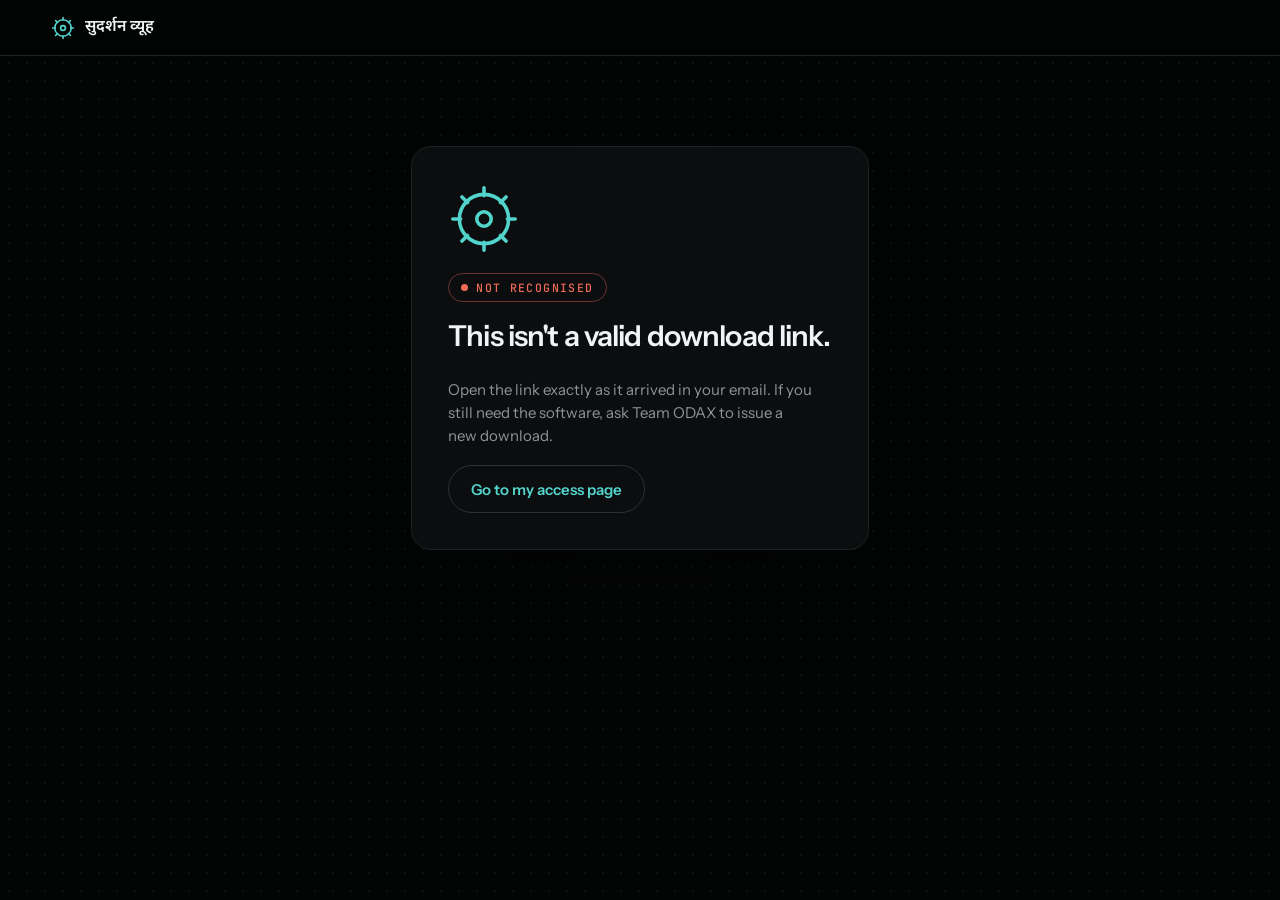
<file: get.html>
<!doctype html>
<html lang="en">
<head>
<meta charset="utf-8">
<meta name="viewport" content="width=device-width, initial-scale=1, viewport-fit=cover">
<title>One-time Download · Sudarshana Vyuha</title>
<meta name="robots" content="noindex, nofollow">
<meta name="referrer" content="no-referrer">
<link rel="icon" href="favicon.ico" sizes="any">
<link rel="icon" type="image/png" sizes="32x32" href="assets/favicon-32.png">
<meta name="theme-color" content="#030404">
<link rel="preconnect" href="https://fonts.googleapis.com">
<link rel="preconnect" href="https://fonts.gstatic.com" crossorigin>
<link rel="stylesheet" href="https://fonts.googleapis.com/css2?family=Instrument+Sans:wght@400;500;600;700&family=JetBrains+Mono:wght@400;500&family=Noto+Sans+Devanagari:wght@500;600&display=swap">
<link rel="stylesheet" href="assets/auth.css">
<style>
  .vault{max-width:560px;margin:clamp(40px,10vh,110px) auto 60px;padding-inline:var(--gutter)}
  .seal{width:72px;height:72px;color:var(--accent)}
  .seal.spin{animation:spin 6s linear infinite}
  .burn{font:500 12px var(--mono);color:var(--warn);letter-spacing:.04em}
</style>
</head>
<body>
<header class="bar">
  <a class="brand" href="./" aria-label="Sudarshana Vyuha home">
    <svg viewBox="0 0 24 24" fill="none" stroke="currentColor" stroke-width="1.6" aria-hidden="true"><circle cx="12" cy="12" r="8.2"/><circle cx="12" cy="12" r="2.4"/><g stroke-linecap="round"><path d="M12 1.6v2.6M12 19.8v2.6M1.6 12h2.6M19.8 12h2.6M4.65 4.65l1.84 1.84M17.51 17.51l1.84 1.84M4.65 19.35l1.84-1.84M17.51 6.49l1.84-1.84"/></g></svg>
    <span lang="hi">सुदर्शन व्यूह</span>
  </a>
</header>
<main class="vault">
  <section class="card in state" id="view" aria-live="polite">
    <svg class="seal spin" viewBox="0 0 24 24" fill="none" stroke="currentColor" stroke-width="1.2" aria-hidden="true"><circle cx="12" cy="12" r="8.2"/><circle cx="12" cy="12" r="2.4"/><g stroke-linecap="round"><path d="M12 1.6v2.6M12 19.8v2.6M1.6 12h2.6M19.8 12h2.6M4.65 4.65l1.84 1.84M17.51 17.51l1.84 1.84M4.65 19.35l1.84-1.84M17.51 6.49l1.84-1.84"/></g></svg>
    <h2>Checking your link…</h2>
    <p class="sub">This takes a moment. Your link is not used up by opening this page.</p>
  </section>
</main>
<script src="config.js"></script>
<script src="assets/vault.js"></script>
<script src="assets/get.js"></script>
</body>
</html>
</file>
<file: assets/auth.css>
/* Access and review pages. Same stage and type as the main site, tuned for forms. */
:root{
  color-scheme:dark;
  --stage:#030404; --stage-2:#0b0d0e; --stage-3:#131718; --line:#1d2325; --line-2:#2a3234;
  --ink:#f1f4f4; --ink-2:#8d9598; --ink-3:#5f696c; --accent:#52d3cb; --on-accent:#031514;
  --ok:#45c97c; --warn:#e3a33b; --crit:#ef6b55;
  --gutter:max(16px,4vw); --ease:cubic-bezier(.2,.75,.1,1);
  --sans:"Instrument Sans",ui-sans-serif,system-ui,-apple-system,"Segoe UI",Roboto,sans-serif;
  --mono:"JetBrains Mono",ui-monospace,Consolas,monospace;
  --deva:"Noto Sans Devanagari","Nirmala UI",Mangal,sans-serif;
}
*,*::before,*::after{box-sizing:border-box}
html{overflow-x:clip}
body{margin:0;min-height:100vh;background:var(--stage);color:var(--ink);font:400 16px/1.55 var(--sans);-webkit-font-smoothing:antialiased;
  background-image:radial-gradient(rgba(236,241,241,.05) 1px,transparent 1.3px);background-size:18px 18px}
a{color:var(--accent);text-decoration:none}
a:hover{text-decoration:underline}
button,input,select,textarea{font:inherit;color:inherit}
:focus-visible{outline:2px solid var(--accent);outline-offset:3px;border-radius:6px}
h1,h2,h3{margin:0;font-weight:600;text-wrap:balance}
p{margin:0;text-wrap:pretty}
[hidden]{display:none!important}
.label{font:500 11px/1.3 var(--mono);letter-spacing:.14em;text-transform:uppercase;color:var(--ink-3)}

.bar{position:sticky;top:0;z-index:10;display:flex;align-items:center;gap:16px;height:56px;padding-inline:var(--gutter);background:rgba(3,4,4,.9);border-bottom:1px solid var(--line)}
.brand{display:flex;align-items:center;gap:10px;color:var(--ink);font:600 16px var(--deva)}
.brand:hover{text-decoration:none}
.brand svg{width:24px;height:24px;color:var(--accent)}
.bar-r{margin-left:auto;display:flex;align-items:center;gap:12px;font-size:13px;color:var(--ink-2);min-width:0}
.bar-r .em{overflow:hidden;text-overflow:ellipsis;white-space:nowrap;max-width:36vw}

.shell{max-width:1080px;margin-inline:auto;padding:clamp(40px,7vh,80px) var(--gutter) 80px;display:grid;grid-template-columns:minmax(0,.85fr) minmax(0,1.15fr);gap:clamp(32px,5vw,72px);align-items:start}
.shell.wide{grid-template-columns:1fr;max-width:1180px}
@media (max-width:880px){.shell{grid-template-columns:1fr}}
.intro{display:grid;gap:18px;position:sticky;top:96px}
@media (max-width:880px){.intro{position:static}}
.intro .label{color:var(--accent)}
.intro h1{font-size:clamp(2rem,4.2vw,3.2rem);line-height:1.02;letter-spacing:-.04em}
.intro p{color:var(--ink-2);font-size:16.5px;max-width:46ch}
.steps{list-style:none;margin:10px 0 0;padding:0;display:grid;gap:2px;counter-reset:s}
.steps li{counter-increment:s;display:grid;grid-template-columns:30px 1fr;gap:12px;align-items:center;padding:10px 0;color:var(--ink-3);font-size:15px;transition:color .4s}
.steps li::before{content:counter(s);width:30px;height:30px;border-radius:50%;display:grid;place-items:center;border:1px solid var(--line-2);font:500 12px var(--mono);transition:all .4s var(--ease)}
.steps li.on{color:var(--ink)}
.steps li.on::before{border-color:var(--accent);color:var(--accent);box-shadow:0 0 0 4px rgba(82,211,203,.12)}
.steps li.done{color:var(--ink-2)}
.steps li.done::before{content:"✓";background:var(--accent);border-color:var(--accent);color:var(--on-accent)}
.guard{margin-top:10px;padding:14px 16px;border-radius:12px;border:1px solid var(--line);background:var(--stage-2);font-size:13.5px;color:var(--ink-2)}
.guard b{color:var(--ink);font-weight:600}

.card{background:var(--stage-2);border:1px solid var(--line);border-radius:20px;padding:clamp(22px,3.4vw,36px);box-shadow:0 40px 80px -40px rgba(0,0,0,.6)}
.card.in{animation:cardIn .5s var(--ease)}
@keyframes cardIn{from{opacity:0;transform:translateY(12px)}}
.card h2{font-size:clamp(1.4rem,2.4vw,1.8rem);letter-spacing:-.03em;line-height:1.1}
.card .sub{margin-top:8px;color:var(--ink-2);font-size:15px}
.card-head{display:grid;gap:4px;margin-bottom:24px}

.tabs{display:grid;grid-template-columns:1fr 1fr;padding:4px;border-radius:12px;background:#060707;border:1px solid var(--line);margin-bottom:24px;position:relative}
.tabs::before{content:"";position:absolute;top:4px;bottom:4px;left:4px;width:calc(50% - 4px);border-radius:9px;background:var(--stage-3);border:1px solid var(--line-2);transform:translateX(calc(100% * var(--t,0)));transition:transform .45s var(--ease)}
.tabs button{position:relative;z-index:1;border:0;background:none;padding:10px;border-radius:9px;cursor:pointer;color:var(--ink-3);font-weight:500;transition:color .25s}
.tabs button[aria-selected="true"]{color:var(--ink)}

form{display:grid;gap:16px}
.row2{display:grid;grid-template-columns:1fr 1fr;gap:16px}
@media (max-width:560px){.row2{grid-template-columns:1fr}}
.field{display:grid;gap:7px}
.field>span{font-size:13.5px;font-weight:500;color:var(--ink-2)}
.field small{font:400 12px/1.45 var(--mono);color:var(--ink-3)}
input[type=email],input[type=password],input[type=text],input[type=tel],select,textarea{
  width:100%;padding:12px 14px;border-radius:10px;border:1px solid var(--line-2);background:#060707;transition:border-color .25s,box-shadow .25s}
textarea{min-height:110px;resize:vertical}
input:focus,select:focus,textarea:focus{outline:none;border-color:var(--accent);box-shadow:0 0 0 3px rgba(82,211,203,.14)}
input:user-invalid,textarea:user-invalid,select:user-invalid{border-color:var(--crit)}
.file{position:relative;display:grid;grid-template-columns:40px 1fr;gap:4px 12px;align-items:center;padding:14px;border-radius:12px;border:1px dashed var(--line-2);cursor:pointer;transition:border-color .25s,background-color .25s}
.file:hover,.file.has{border-color:var(--accent);background:rgba(82,211,203,.04)}
.file.has{border-style:solid}
.file input{position:absolute;inset:0;opacity:0;cursor:pointer}
.file input:focus-visible+svg{outline:2px solid var(--accent);outline-offset:4px;border-radius:6px}
.file svg{grid-row:span 2;width:40px;height:40px;color:var(--accent)}
.file b{font-size:14.5px;font-weight:600}
.file em{font:normal 400 12px var(--mono);color:var(--ink-3);overflow-wrap:anywhere}
.check{display:grid;grid-template-columns:20px 1fr;gap:12px;align-items:start;font-size:13.5px;color:var(--ink-2);cursor:pointer}
.check input{width:18px;height:18px;margin:2px 0 0;accent-color:var(--accent)}

.btn{display:inline-flex;align-items:center;justify-content:center;gap:10px;height:48px;padding:0 22px;border-radius:999px;border:1px solid var(--line-2);background:none;cursor:pointer;font-weight:600;font-size:15px;transition:transform .3s var(--ease),background-color .25s,border-color .25s,opacity .25s}
.btn:hover:not(:disabled){transform:translateY(-1px)}
.btn:disabled{opacity:.5;cursor:progress}
.btn.primary{background:var(--accent);border-color:var(--accent);color:var(--on-accent)}
.btn.primary:hover:not(:disabled){box-shadow:0 14px 30px -12px rgba(82,211,203,.55)}
.btn.ghost{height:36px;padding:0 14px;font-size:13px;font-weight:500}
.btn.ok{border-color:rgba(69,201,124,.5);color:var(--ok)}
.btn.bad{border-color:rgba(239,107,85,.5);color:var(--crit)}
.btn .spin{width:16px;height:16px;border-radius:50%;border:2px solid currentColor;border-right-color:transparent;animation:spin .8s linear infinite}
@keyframes spin{to{transform:rotate(360deg)}}
.linkbtn{background:none;border:0;padding:0;color:var(--accent);cursor:pointer;font-size:13.5px}
.linkbtn:hover{text-decoration:underline}
.actions{display:flex;flex-wrap:wrap;align-items:center;gap:12px 18px}

.msg{padding:12px 14px;border-radius:10px;font-size:14px;border:1px solid}
.msg.err{color:var(--crit);border-color:rgba(239,107,85,.35);background:rgba(239,107,85,.06)}
.msg.ok{color:var(--ok);border-color:rgba(69,201,124,.35);background:rgba(69,201,124,.06)}

.state{display:grid;gap:18px;justify-items:start}
.pill{display:inline-flex;align-items:center;gap:8px;padding:6px 12px;border-radius:999px;font:500 11.5px var(--mono);letter-spacing:.12em;text-transform:uppercase;border:1px solid}
.pill::before{content:"";width:7px;height:7px;border-radius:50%;background:currentColor}
.pill.pending{color:var(--warn);border-color:rgba(227,163,59,.4)}
.pill.pending::before{animation:pulse 1.2s ease-in-out infinite}
.pill.approved{color:var(--ok);border-color:rgba(69,201,124,.4)}
.pill.rejected,.pill.revoked{color:var(--crit);border-color:rgba(239,107,85,.4)}
@keyframes pulse{50%{opacity:.25}}
.dl{margin:0;display:grid;width:100%}
.dl div{display:grid;grid-template-columns:140px minmax(0,1fr);gap:12px;padding:10px 0;border-bottom:1px solid var(--line);font-size:14.5px}
.dl dt{font:500 11px/1.9 var(--mono);letter-spacing:.12em;text-transform:uppercase;color:var(--ink-3)}
.dl dd{margin:0;overflow-wrap:anywhere}
@media (max-width:480px){.dl div{grid-template-columns:1fr;gap:2px}}
.note{width:100%;padding:14px 16px;border-radius:12px;border:1px solid var(--line-2);background:#060707;font-size:14.5px}

.foot{max-width:1080px;margin:0 auto;padding:0 var(--gutter) 48px;color:var(--ink-3);font-size:12.5px;line-height:1.6}
.foot details{border-top:1px solid var(--line);padding-top:18px}
.foot summary{cursor:pointer;color:var(--ink-2);font-weight:500}
.foot ul{margin:10px 0 0;padding-left:18px;display:grid;gap:4px}

/* review page */
.filters{display:flex;flex-wrap:wrap;gap:8px;margin-bottom:20px}
.filters button{height:34px;padding:0 14px;border-radius:999px;border:1px solid var(--line-2);background:none;color:var(--ink-2);cursor:pointer;font-size:13px}
.filters button[aria-pressed="true"]{background:var(--ink);color:var(--stage);border-color:var(--ink)}
.filters b{font:500 11px var(--mono);margin-left:6px;opacity:.7}
.queue{display:grid;gap:12px}
.req{display:grid;grid-template-columns:minmax(0,1.3fr) minmax(0,1fr);gap:18px 28px;padding:22px;border-radius:16px;border:1px solid var(--line);background:var(--stage-2)}
@media (max-width:820px){.req{grid-template-columns:1fr}}
.req h3{font-size:18px;letter-spacing:-.02em}
.req .org{color:var(--ink-2);font-size:14px;margin-top:2px}
.req .purpose{margin-top:12px;font-size:14px;color:var(--ink-2);white-space:pre-wrap}
.req .meta{margin-top:12px;display:flex;flex-wrap:wrap;gap:6px 16px;font:400 12px var(--mono);color:var(--ink-3)}
.req .side{display:grid;gap:12px;align-content:start}
.req textarea{min-height:70px}
.empty{padding:48px 20px;text-align:center;color:var(--ink-3);border:1px dashed var(--line-2);border-radius:16px}
@media (prefers-reduced-motion: reduce){*,*::before,*::after{animation-duration:.001ms!important;transition-duration:.001ms!important}}

/* the open vault */
.howto{margin:0;padding-left:20px;display:grid;gap:6px;color:var(--ink-2);font-size:14.5px}
.howto b{color:var(--ink)}
.files{display:grid;gap:10px;width:100%}
.fileRow{display:flex;align-items:center;gap:14px;padding:14px 16px;border-radius:12px;border:1px solid var(--line-2);background:#060707;transition:border-color .3s}
.fileRow>svg{width:28px;height:28px;color:var(--accent);flex:none}
.fileRow.optional>svg{color:var(--ink-3)}
.fileRow.started{border-color:rgba(69,201,124,.45)}
.fileRow.started>svg{color:var(--ok)}
.fileInfo{flex:1;min-width:0;display:grid;gap:2px}
.fileInfo b{font:500 13.5px var(--mono);overflow-wrap:anywhere}
.fileInfo span{font-size:12.5px;color:var(--ink-3)}
.fineprint{font-size:12.5px;color:var(--ink-3)}
.fineprint b{color:var(--ink-2)}
.warnbox{width:100%;padding:14px 16px;border-radius:12px;border:1px solid rgba(227,163,59,.35);background:rgba(227,163,59,.06);font-size:14px;color:var(--ink-2)}
.warnbox b{color:var(--warn)}
@media (max-width:520px){.fileRow{flex-wrap:wrap}.fileRow .btn{width:100%}}
</file>
